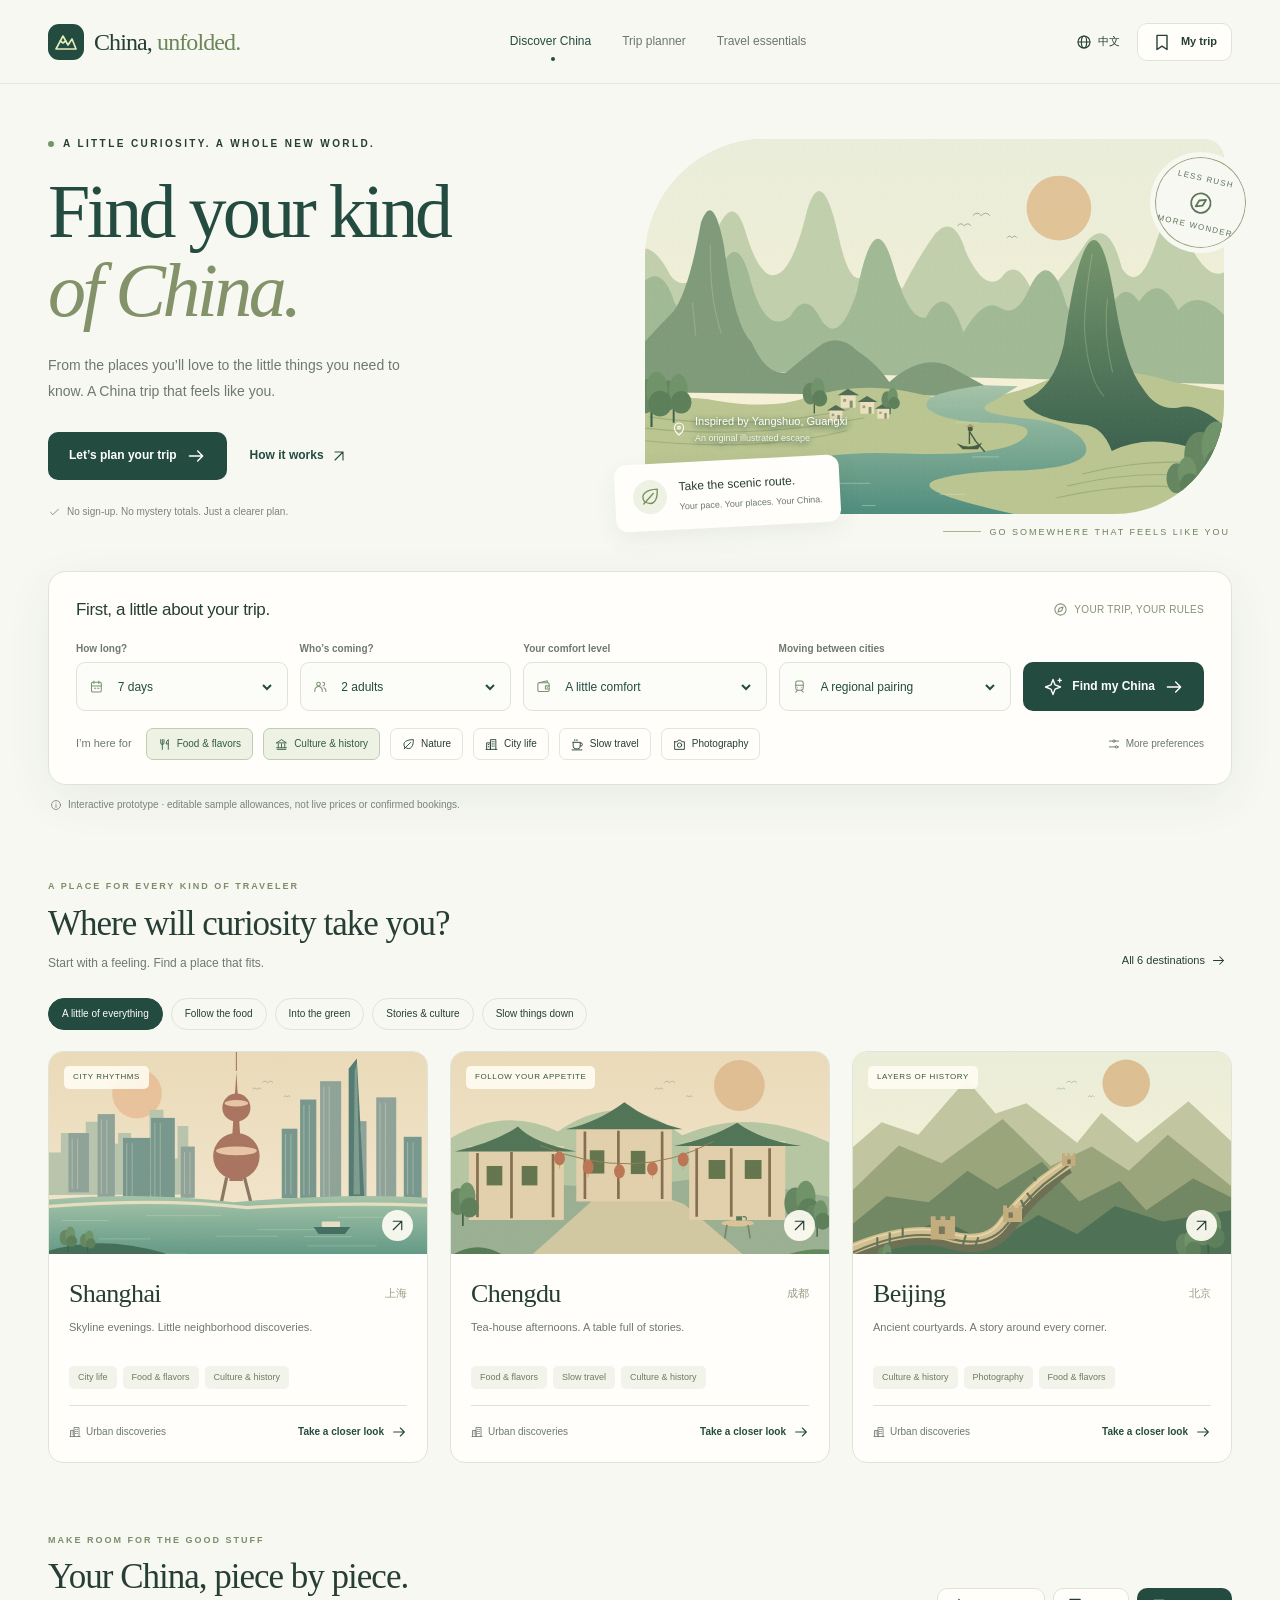
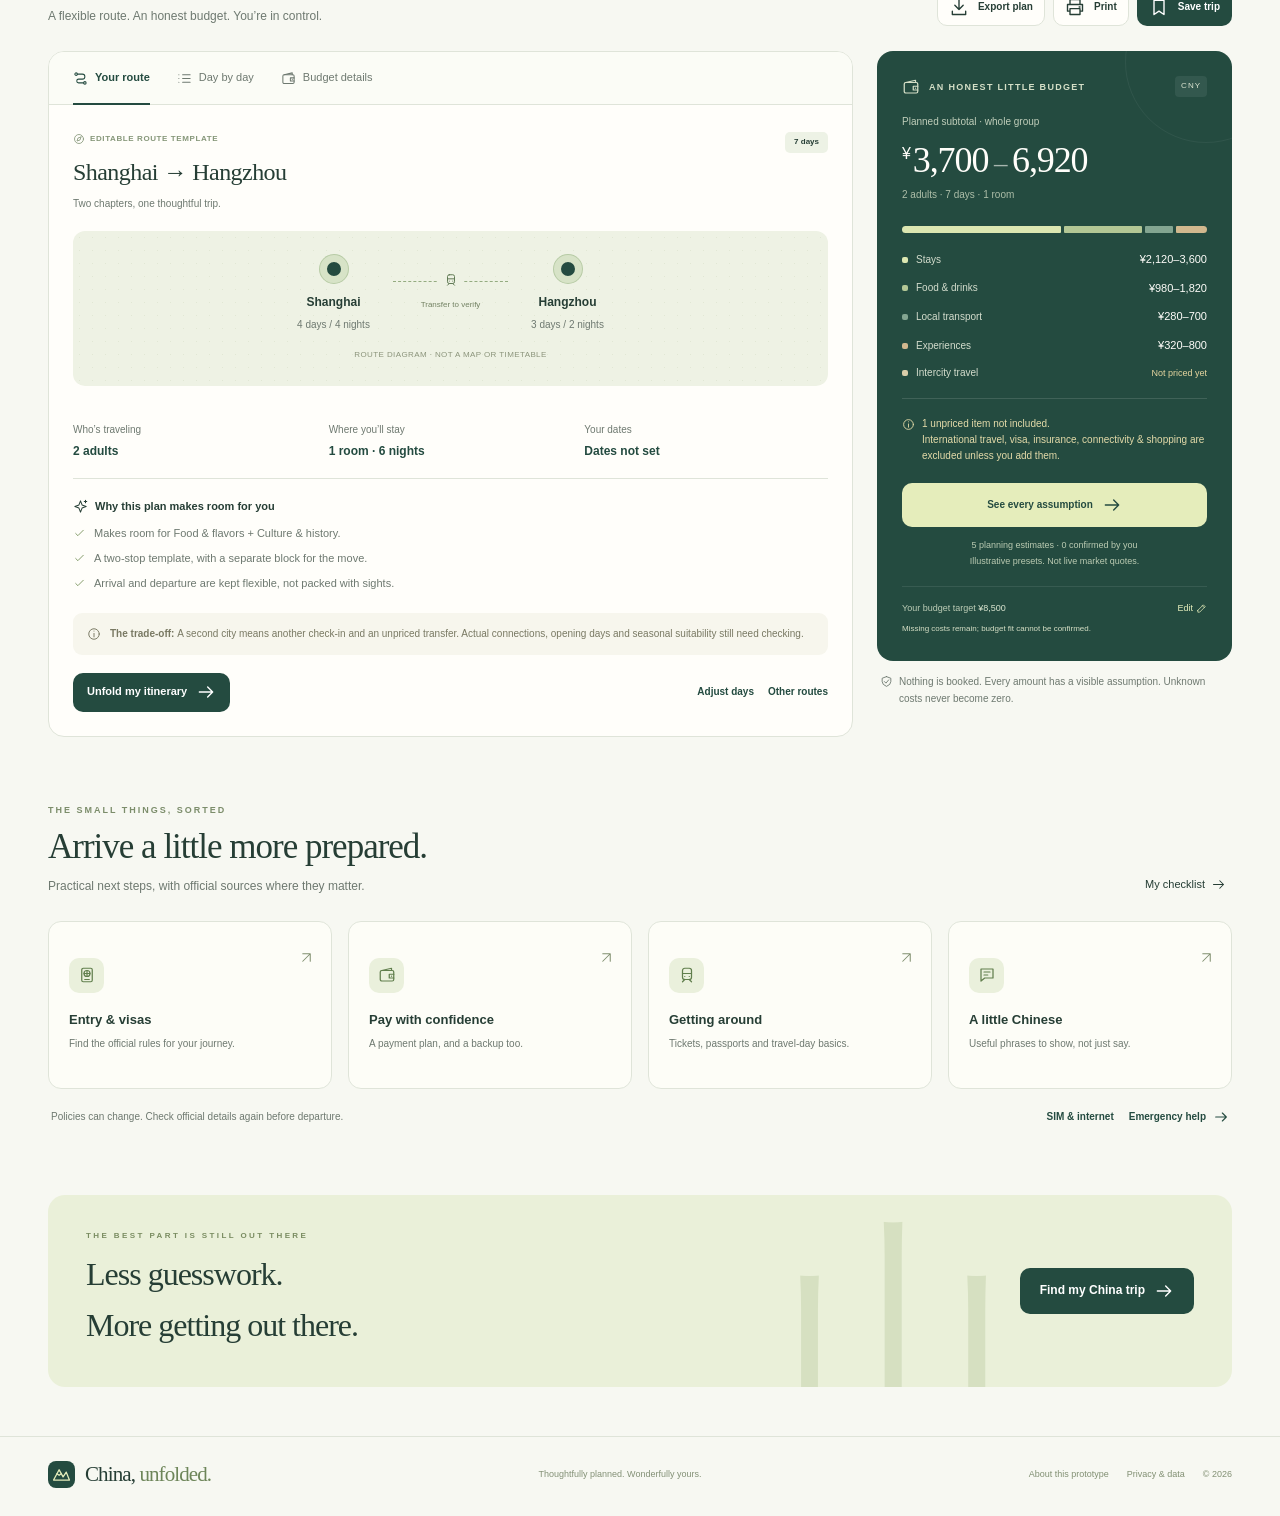
<file: index.html>
<!doctype html>
<html lang="en">
<head>
  <meta charset="UTF-8">
  <meta name="viewport" content="width=device-width, initial-scale=1">
  <meta name="theme-color" content="#244b40">
  <meta name="description" content="Your China trip, thoughtfully planned. Discover destinations, shape your itinerary and understand every part of your budget.">
  <title>China, unfolded. — Find your kind of China</title>
  <link rel="icon" href="data:image/svg+xml,%3Csvg xmlns='http://www.w3.org/2000/svg' viewBox='0 0 64 64'%3E%3Crect width='64' height='64' rx='18' fill='%23244b40'/%3E%3Cpath d='M13 40 25 18 35 36 44 24 53 40' fill='none' stroke='%23e7edbf' stroke-width='4' stroke-linejoin='round'/%3E%3C/svg%3E">
  <link rel="stylesheet" href="styles.css">
</head>
<body>
  <a class="skip-link" href="#planner">Skip to trip planner</a>
  <div id="app"></div>
  <dialog id="modal" aria-labelledby="modal-title"></dialog>
  <div id="toast" class="toast" role="status" aria-live="polite"></div>
  <noscript><div style="padding:40px">Please enable JavaScript to use the trip planner. 请开启 JavaScript 以使用旅行规划器。</div></noscript>
  <script src="scenes.js"></script>
  <script src="app.js"></script>
</body>
</html>
</file>
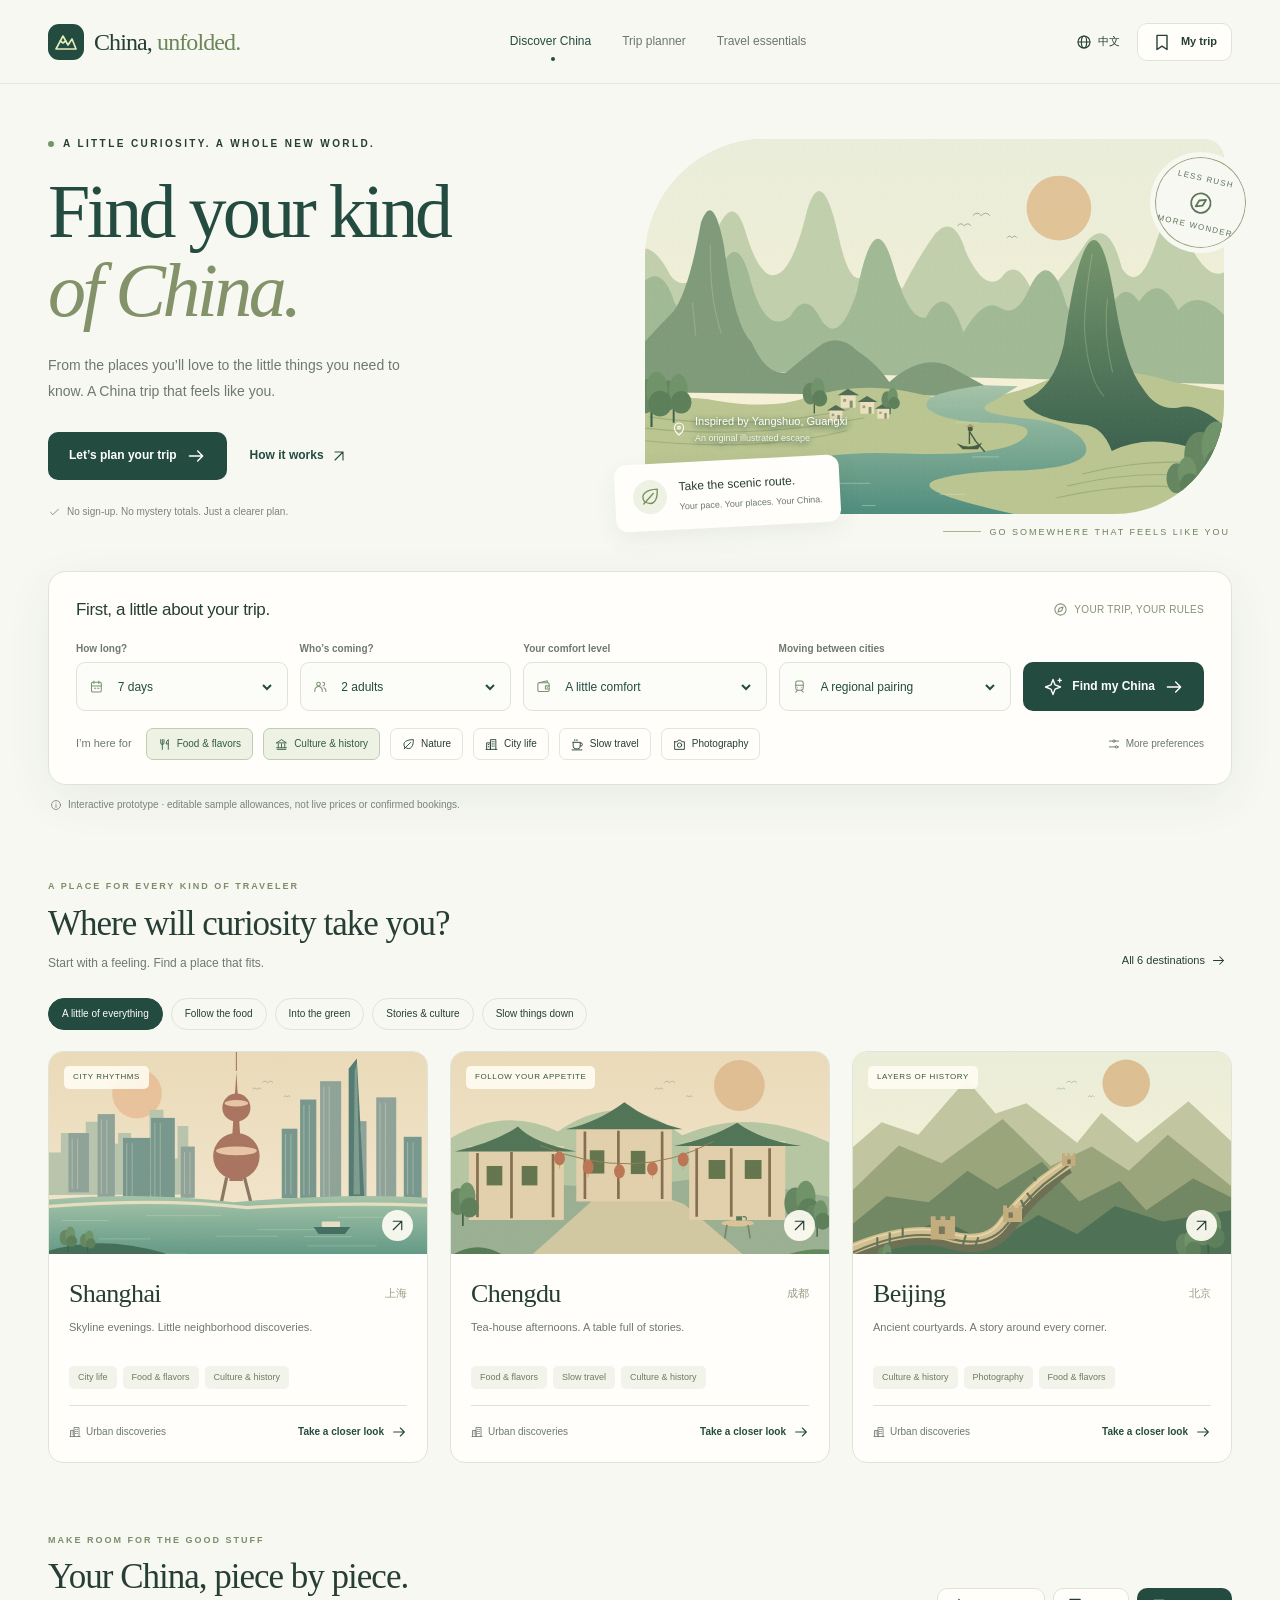
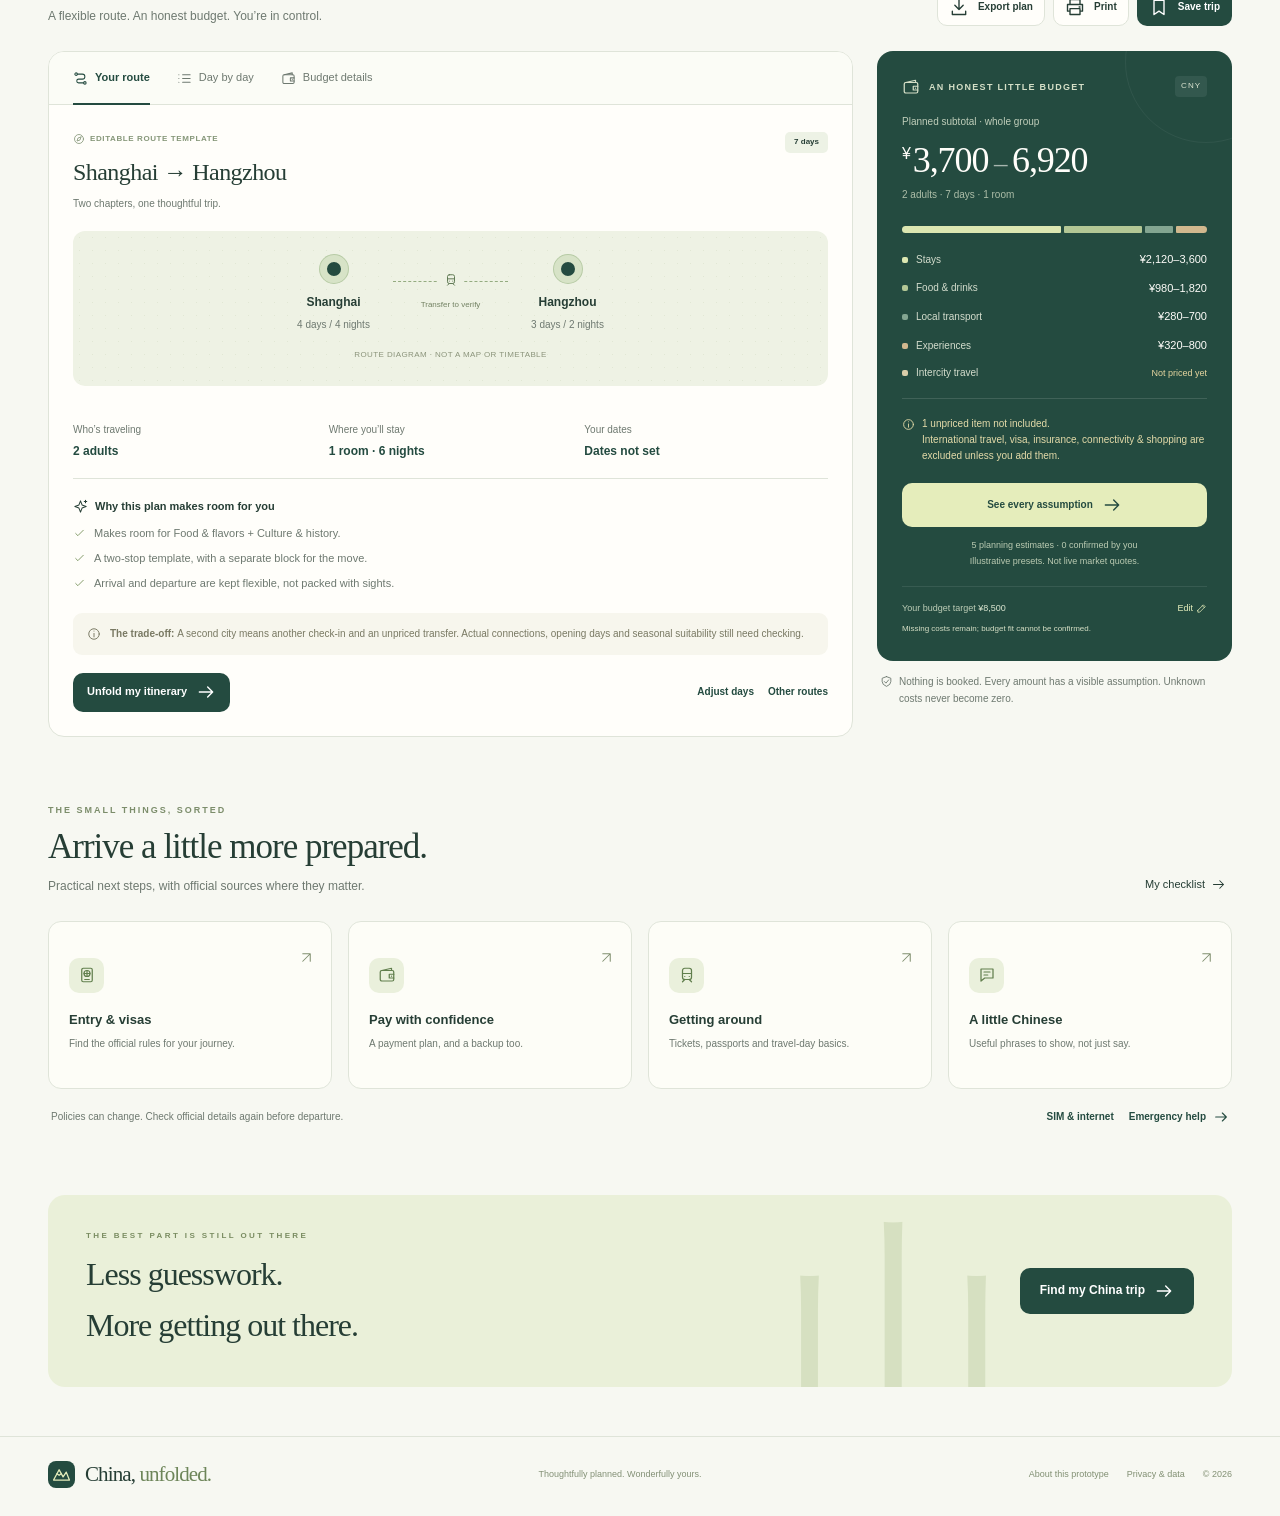
<file: China-Unfolded.html>
<!doctype html>
<html lang="en">
<head>
  <meta charset="UTF-8">
  <meta name="viewport" content="width=device-width, initial-scale=1">
  <meta name="theme-color" content="#244b40">
  <meta name="description" content="Your China trip, thoughtfully planned. Discover destinations, shape your itinerary and understand every part of your budget.">
  <title>China, unfolded. — Find your kind of China</title>
  <link rel="icon" href="data:image/svg+xml,%3Csvg xmlns='http://www.w3.org/2000/svg' viewBox='0 0 64 64'%3E%3Crect width='64' height='64' rx='18' fill='%23244b40'/%3E%3Cpath d='M13 40 25 18 35 36 44 24 53 40' fill='none' stroke='%23e7edbf' stroke-width='4' stroke-linejoin='round'/%3E%3C/svg%3E">
  <style>
:root{--bg:#f7f8f2;--paper:#fffefa;--ink:#244b40;--text:#263e35;--muted:#6e7970;--line:#dfe4d9;--lime:#e5edbb;--green-soft:#edf2e5;--terra:#b66d50;--orange-soft:#fbf0df;--radius:20px;--shadow:0 14px 48px rgba(33,63,44,.065);--font:Inter,"Segoe UI",-apple-system,BlinkMacSystemFont,"PingFang SC","Microsoft YaHei",sans-serif;--serif:Georgia,"Times New Roman","Songti SC",SimSun,serif}
*{box-sizing:border-box}html{scroll-behavior:smooth;scroll-padding-top:100px}body{margin:0;background:var(--bg);font-family:var(--font);color:var(--text);font-size:14px;line-height:1.6;-webkit-font-smoothing:antialiased}button,input,select,textarea{font:inherit}button,a,select,input{ -webkit-tap-highlight-color:transparent}button{cursor:pointer}button{color:inherit}a{color:inherit;text-decoration:none}button:disabled{opacity:.45;cursor:not-allowed}button:focus-visible,a:focus-visible,summary:focus-visible{outline:3px solid #91a570;outline-offset:4px}input:focus,select:focus,textarea:focus{outline:2px solid #779369;outline-offset:2px}button svg,a svg{flex-shrink:0}.icon{width:20px;height:20px;display:inline-block;vertical-align:middle;fill:none;stroke:currentColor;stroke-width:1.65;stroke-linecap:round;stroke-linejoin:round}p,h1,h2,h3,h4{margin:0}button{border:0;background:none}h1,h2,h3{font-weight:500}strong{font-weight:600}.container{width:min(1200px,calc(100% - 96px));margin-inline:auto}.muted{color:var(--muted)}.small{font-size:12px}.eyebrow{font-size:10px;letter-spacing:2.4px;text-transform:uppercase;font-weight:700;display:flex;align-items:center;gap:9px}.eyebrow .dot{width:6px;height:6px;background:#769467;border-radius:50%}.serif{font-family:var(--serif)}.tag{display:inline-flex;align-items:center;gap:5px;padding:4px 9px;border-radius:5px;background:var(--green-soft);font-size:10px;line-height:1.6;font-weight:600}.pill{border-radius:999px}.btn{display:inline-flex;align-items:center;justify-content:center;gap:9px;border:1px solid transparent;min-height:46px;padding:11px 19px;border-radius:10px;font-size:12px;font-weight:600;transition:background .18s,transform .18s,box-shadow .18s;white-space:nowrap}.btn:hover{transform:translateY(-1px)}.btn.primary{background:var(--ink);color:#fff}.btn.primary:hover{background:#17392f;box-shadow:0 5px 16px #244b4020}.btn.outline{border-color:var(--line);background:var(--paper)}.btn.outline:hover{border-color:#9cab8f;background:var(--green-soft)}.btn.lime{background:var(--lime);color:var(--ink)}.btn.small{min-height:37px;padding:8px 13px;font-size:11px}.btn.full{width:100%}.text-link{display:inline-flex;align-items:center;gap:7px;color:var(--ink);font-size:12px;font-weight:600;background:none;border:0;padding:5px 0}.text-link:hover{text-decoration:underline;text-underline-offset:4px}.text-link .icon{width:16px;height:16px}.icon-btn{display:grid;place-items:center;width:36px;height:36px;border-radius:50%;border:1px solid var(--line);background:var(--paper);transition:background .18s}.icon-btn:hover{background:var(--green-soft)}.icon-btn .icon{width:17px;height:17px}.skip-link{position:fixed;left:16px;top:-60px;background:var(--ink);color:white;padding:12px 18px;z-index:100}.skip-link:focus{top:10px}
/* Navigation */
.site-header{position:sticky;top:0;z-index:25;background:rgba(247,248,242,.95);backdrop-filter:blur(16px);border-bottom:1px solid #e3e7dc}.nav{height:83px;display:flex;align-items:center;justify-content:space-between;gap:20px}.brand{display:flex;align-items:center;gap:10px;line-height:1}.brand-mark{width:36px;height:36px;background:var(--ink);color:var(--lime);border-radius:11px;display:grid;place-items:center}.brand-mark .icon{width:24px;height:24px}.brand-name{font-family:var(--serif);font-size:24px;letter-spacing:-.9px}.brand-name em{font-weight:normal;font-style:normal;color:#6d8559}.nav-links{display:flex;align-items:center;gap:31px;font-size:12px}.nav-links a{color:#6b776c;position:relative}.nav-links a:hover,.nav-links a.active{color:var(--ink)}.nav-links a.active:after{content:'';width:4px;height:4px;border-radius:50%;background:var(--ink);position:absolute;bottom:-10px;left:50%}.nav-actions{display:flex;align-items:center;gap:17px}.lang-btn{display:flex;align-items:center;gap:6px;font-size:11px;padding:9px 0}.lang-btn .icon{width:16px}.nav-actions .btn{min-height:38px;padding:8px 14px;font-size:11px}.saved-dot{width:5px;height:5px;border-radius:50%;background:#a1bd6b;display:none}.saved-dot.on{display:inline-block}
/* Editorial hero */
.hero{padding-top:52px;padding-bottom:42px;display:grid;grid-template-columns:.95fr 1.05fr;align-items:center;gap:66px;position:relative}.hero-copy{padding-bottom:9px}.hero-copy .eyebrow{margin-bottom:20px}.hero h1{font-family:var(--serif);font-size:76px;line-height:1.045;letter-spacing:-3.6px;color:var(--ink);margin-bottom:21px}.hero h1 em{color:#839268;font-weight:400;display:block;position:relative}.hero-desc{font-size:14px;color:var(--muted);line-height:1.9;max-width:369px}.hero-actions{display:flex;align-items:center;gap:23px;margin:27px 0 24px}.hero-actions .btn{padding:13px 20px}.hero-footnote{font-size:10px;color:#7b8576;display:flex;align-items:center;gap:6px}.hero-footnote .icon{width:13px;height:13px}.hero-art{position:relative;min-width:0;padding:0 8px 12px 0}.art-frame{height:375px;border-radius:120px 20px 110px 20px;overflow:hidden;position:relative;background:#dce6d0}.art-frame svg.scene{height:100%;width:100%;display:block;object-fit:cover}.art-caption{position:absolute;bottom:32px;left:26px;color:#fff;display:flex;gap:8px;align-items:center;font-size:11px;text-shadow:0 2px 6px #143e33}.art-caption small{display:block;font-size:9px;opacity:.8}.art-caption .icon{width:16px}.art-stamp{position:absolute;right:-14px;top:18px;border:1px solid #9ba582;color:#5e755b;background:var(--bg);border-radius:50%;width:91px;height:91px;display:flex;flex-direction:column;align-items:center;justify-content:center;transform:rotate(13deg);outline:5px solid var(--bg);font-size:8px;letter-spacing:1.3px;gap:6px;line-height:1.2;text-transform:uppercase}.art-stamp .icon{width:26px;height:26px}.art-note{position:absolute;bottom:-1px;left:-30px;border-radius:12px;background:var(--paper);box-shadow:0 8px 25px #264b3e12;display:flex;align-items:center;padding:15px 18px;gap:12px;transform:rotate(-3deg);font-size:12px}.art-note .mini-icon{width:34px;height:34px;border-radius:50%;background:var(--green-soft);color:#789059;display:grid;place-items:center}.art-note small{font-size:9px;display:block;color:var(--muted);margin-top:3px}.art-orbit{position:absolute;right:2px;bottom:-13px;display:flex;align-items:center;gap:9px;font-size:9px;letter-spacing:2px;color:#6e805f}.art-orbit:before{content:'';width:38px;height:1px;background:#a7b68c}
/* Preferences */
.planner-panel{background:var(--paper);border:1px solid var(--line);border-radius:18px;padding:24px 27px;box-shadow:var(--shadow);position:relative;scroll-margin-top:103px}.panel-heading{display:flex;justify-content:space-between;align-items:center;gap:15px;margin-bottom:18px}.panel-heading h2{font-size:17px;letter-spacing:-.35px}.panel-heading small{font-size:10px;color:var(--muted)}.step-label{display:flex;align-items:center;gap:6px;letter-spacing:.3px;font-size:10px;color:#829178}.step-label .icon{width:15px;height:15px}.quick-fields{display:grid;grid-template-columns:1fr 1fr 1.15fr 1.1fr auto;gap:12px}.field{display:flex;flex-direction:column;gap:5px;min-width:0}.field label,.field .label{font-size:10px;font-weight:600;color:var(--muted)}.input-shell{display:flex;align-items:center;border:1px solid var(--line);border-radius:9px;min-height:49px;background:#fcfdf8;padding:0 12px;gap:10px;min-width:0}.input-shell .icon{width:17px;height:17px;color:#7a8f73}.input-shell input,.input-shell select{background:transparent;border:none;color:var(--ink);width:100%;min-width:0;font-size:12px;min-height:44px;padding:0;outline-offset:3px}.input-shell select{cursor:pointer}.quick-fields>.btn{align-self:end;height:49px;min-width:174px}.preferences-bottom{display:flex;align-items:center;gap:10px;flex-wrap:wrap;margin-top:17px}.interests-label{font-size:11px;color:var(--muted);margin-right:4px}.interest-chip{padding:7px 11px;min-height:32px;display:inline-flex;align-items:center;gap:6px;border:1px solid #e3e7db;border-radius:7px;font-size:10px;background:#fffefa;transition:all .16s}.interest-chip .icon{width:13px;height:13px}.interest-chip.selected{background:var(--green-soft);border-color:#c0cdb0;color:#345b42}.interest-chip:hover{border-color:#93a685}.more-preferences{margin-left:auto;font-size:10px;display:flex;align-items:center;gap:5px;padding:7px 0;color:var(--muted)}.more-preferences .icon{width:14px;height:14px}.advanced-grid{display:grid;grid-template-columns:repeat(4,1fr);gap:15px;padding-top:21px;margin-top:19px;border-top:1px solid var(--line)}.advanced-grid .hint{grid-column:1/-1;margin-top:0}.hint{font-size:10px;color:var(--muted);line-height:1.7}.prototype-note{margin:12px 2px 0;display:flex;align-items:center;gap:6px;font-size:10px;color:#7e8877}.prototype-note .icon{width:12px;height:12px}
/* Destinations */
.section{padding-top:66px;scroll-margin-top:80px}.section-top{display:flex;justify-content:space-between;align-items:end;gap:20px;margin-bottom:25px}.section-top h2{font-family:var(--serif);font-size:35px;letter-spacing:-1px;line-height:1.2;margin-top:9px}.section-top p{font-size:12px;color:var(--muted);margin-top:9px}.section-top .eyebrow{font-size:9px;color:#7c8d6b;letter-spacing:2px}.view-all{font-size:11px;display:flex;align-items:center;gap:6px;white-space:nowrap;padding-bottom:3px}.view-all .icon{width:15px;height:15px}.filter-row{display:flex;gap:8px;flex-wrap:wrap;margin-bottom:21px}.filter-chip{padding:7px 13px;min-height:32px;border:1px solid var(--line);border-radius:99px;font-size:10px;background:transparent}.filter-chip.selected{background:var(--ink);color:var(--paper);border-color:var(--ink)}.destinations-grid{display:grid;grid-template-columns:repeat(3,1fr);gap:22px}.destination-card{background:var(--paper);border:1px solid var(--line);border-radius:15px;overflow:hidden;transition:transform .22s,box-shadow .22s}.destination-card:hover{transform:translateY(-4px);box-shadow:var(--shadow)}.destination-image{height:202px;position:relative;overflow:hidden}.destination-image .scene{height:100%;width:100%;display:block}.destination-image .corner-tag{position:absolute;left:15px;top:14px;background:#fffdf3df;color:#365541;backdrop-filter:blur(8px);font-size:8px;padding:5px 9px;border-radius:5px;letter-spacing:.6px;text-transform:uppercase}.destination-image .card-open{position:absolute;right:14px;bottom:13px;background:#fffdf4eb;width:31px;height:31px;border:0}.destination-body{padding:19px 20px 17px}.city-name-row{display:flex;justify-content:space-between;align-items:center}.city-name-row h3{font-family:var(--serif);font-size:26px;letter-spacing:-.6px}.city-name-row span{font-size:11px;color:#96a087}.city-subtitle{font-size:11px;color:var(--muted);margin-top:4px;min-height:35px;line-height:1.65}.city-tags{display:flex;gap:6px;flex-wrap:wrap;margin-top:13px}.city-tags .tag{background:#f2f4eb;color:#6e7b62;font-size:9px;font-weight:400}.city-bottom{display:flex;align-items:center;justify-content:space-between;border-top:1px solid var(--line);margin-top:16px;padding-top:13px}.city-bottom .small{font-size:10px;display:flex;align-items:center;gap:5px;color:var(--muted)}.city-bottom .small .icon{width:12px;height:12px}.city-bottom .text-link{font-size:10px}.empty-state{padding:35px;text-align:center;border:1px dashed var(--line);border-radius:15px;grid-column:1/-1}.empty-state h3{margin-bottom:8px}.empty-state p{color:var(--muted);font-size:12px;margin-bottom:15px}
/* Plan workspace */
.workspace.section{padding-top:70px}.workspace-head-actions{display:flex;gap:8px}.workspace-head-actions .btn{font-size:10px;min-height:35px;padding:8px 11px}.workspace-grid{display:grid;grid-template-columns:minmax(0,1fr) 355px;gap:24px;align-items:start}.route-workbench{border:1px solid var(--line);border-radius:16px;background:var(--paper);overflow:hidden;min-width:0}.tabs{display:flex;gap:27px;padding:0 24px;border-bottom:1px solid var(--line);background:#fbfcf6}.tab{font-size:11px;padding:17px 0;position:relative;color:var(--muted);display:flex;align-items:center;gap:7px}.tab .icon{width:15px;height:15px}.tab.active{color:var(--ink);font-weight:600}.tab.active:after{content:'';height:2px;position:absolute;bottom:-1px;left:0;right:0;background:var(--ink)}.tab-body{padding:24px}.route-topline{display:flex;align-items:start;justify-content:space-between;gap:12px;margin-bottom:16px}.route-topline h3{font-family:var(--serif);font-size:24px;letter-spacing:-.55px}.route-topline p{color:var(--muted);font-size:10px;margin-top:4px}.route-topline .tag{font-size:8px;white-space:nowrap;margin-top:3px}.route-map{background:#eef2e4;border-radius:12px;padding:24px;position:relative;overflow:hidden;margin:19px 0}.route-map:before{content:'';position:absolute;inset:0;background-image:radial-gradient(#a8b99060 .6px,transparent .6px);background-size:13px 13px;opacity:.5}.route-diagram{position:relative;display:flex;align-items:center;justify-content:center;gap:12px;min-height:77px}.route-stop{display:flex;flex-direction:column;align-items:center;gap:5px;min-width:95px}.route-stop-dot{height:28px;width:28px;border:7px solid #d7e3c7;background:var(--ink);border-radius:50%;box-shadow:0 0 0 1px #b7cba5;margin-bottom:5px}.route-stop strong{font-size:12px}.route-stop small{font-size:10px;color:var(--muted)}.route-line{width:115px;border-top:1px dashed #94ab80;position:relative;align-self:flex-start;margin-top:26px;text-align:center}.route-line .icon{position:absolute;top:-12px;left:calc(50% - 13px);background:#eef2e4;width:26px;padding:3px;color:#5c7751}.route-line span{display:block;font-size:8px;line-height:1.5;margin-top:17px;color:#728162}.diagram-note{text-align:center;position:relative;font-size:8px;margin-top:16px;color:#8b947b;letter-spacing:.4px}.route-facts{display:grid;grid-template-columns:repeat(3,1fr);gap:12px;padding:17px 0;border-bottom:1px solid var(--line)}.route-fact{font-size:10px;color:var(--muted);line-height:1.6}.route-fact strong{display:block;color:var(--ink);font-size:12px;margin-top:4px}.why-card{padding:19px 0 14px}.why-card h4{font-size:11px;display:flex;align-items:center;gap:7px;margin-bottom:10px}.why-card .icon{width:15px;height:15px}.reason{display:flex;align-items:start;gap:8px;font-size:11px;color:var(--muted);margin-bottom:7px}.reason .icon{width:13px;height:13px;color:#76925c;margin-top:2px;flex-shrink:0}.tradeoff{padding:12px 14px;background:#f7f6ed;border-radius:9px;font-size:10px;line-height:1.75;color:#797963;display:flex;gap:9px}.tradeoff .icon{width:14px;height:14px;flex-shrink:0;margin-top:2px}.route-actions{display:flex;justify-content:space-between;gap:12px;align-items:center;margin-top:18px}.route-actions .btn{font-size:11px;min-height:39px;padding:8px 13px}.route-actions .text-link{font-size:10px}.route-edit-stop{border:1px solid var(--line);border-radius:10px;margin:11px 0;padding:13px;display:flex;justify-content:space-between;gap:10px;align-items:center}.route-edit-stop strong{font-size:12px}.counter{display:flex;align-items:center;gap:12px}.counter button{border:1px solid var(--line);border-radius:7px;width:28px;height:28px;background:#fff}.counter span{min-width:32px;font-size:11px;text-align:center}.counter .icon{width:12px;height:12px}.edit-note{font-size:11px;color:var(--muted);margin:12px 0}.route-option{padding:16px 18px;border:1px solid var(--line);border-radius:12px;text-align:left;width:100%;margin-top:10px;background:var(--paper)}.route-option:hover{border-color:#91a871;background:var(--green-soft)}.route-option h3{font-size:15px}.route-option p{font-size:11px;color:var(--muted);margin:5px 0}.route-option .tag{font-size:9px}.route-option .arrow-right{float:right}.known-stamp{display:inline-flex;align-items:center;gap:5px;font-size:8px;font-weight:600;color:#869779;letter-spacing:.6px;margin-bottom:8px}.known-stamp .icon{width:12px;height:12px}
/* Transparent budget */
.budget-card{background:var(--ink);border-radius:16px;color:#fffefa;padding:25px;position:sticky;top:103px;overflow:hidden}.budget-card:before{content:'';width:160px;height:160px;border:1px solid #ffffff0e;border-radius:50%;position:absolute;top:-70px;right:-55px;pointer-events:none}.budget-heading{display:flex;justify-content:space-between;align-items:center}.budget-heading .eyebrow{font-size:9px;color:#d5dfc7;letter-spacing:1.3px}.budget-heading .icon{width:18px;color:#d5dfc7}.currency-tag{font-size:8px;letter-spacing:1px;background:#ffffff12;border-radius:4px;padding:4px 6px;color:#dce5d2}.budget-context{font-size:10px;color:#c0ceba;margin-top:17px}.budget-value{font-family:var(--serif);font-size:36px;letter-spacing:-1.1px;line-height:1.3;margin:7px 0 3px;white-space:nowrap}.budget-value sup{font-family:var(--font);font-size:16px;font-weight:400;vertical-align:super;margin-right:3px}.budget-card .budget-subtitle{font-size:10px;color:#adbea8}.budget-visual{display:flex;gap:3px;height:7px;border-radius:4px;overflow:hidden;margin:23px 0 18px}.budget-visual span{min-width:3px;border-radius:1px}.budget-category{display:flex;align-items:center;justify-content:space-between;gap:12px;margin:11px 0;font-size:10px}.budget-category .cat-name{display:flex;align-items:center;gap:8px;color:#d4ddcd}.cat-dot{height:6px;width:6px;border-radius:2px;display:inline-block;flex-shrink:0}.budget-category .cat-price{font-size:11px;font-variant-numeric:tabular-nums;white-space:nowrap}.budget-category .pending-price{font-size:9px;color:#e5d59f}.budget-separator{height:1px;background:#ffffff20;margin:17px 0}.pending-notice{font-size:10px;color:#e4dba9;line-height:1.6;display:flex;gap:7px;align-items:start}.pending-notice .icon{width:13px;height:13px;flex-shrink:0;margin-top:2px}.budget-card .btn{margin-top:19px;min-height:41px;font-size:10px}.budget-card .budget-footer{font-size:9px;color:#bbcbb2;text-align:center;margin-top:11px;line-height:1.7}.target-line{display:flex;justify-content:space-between;align-items:center;color:#bdcdb6;font-size:9px;margin-top:17px;padding-top:14px;border-top:1px solid #ffffff16}.target-line button{color:var(--lime);font-size:9px;padding:0}.target-line strong{font-weight:500;color:#dce7d1}.budget-notice{font-size:10px;line-height:1.7;color:var(--muted);padding:12px 3px;display:flex;align-items:start;gap:6px}.budget-notice .icon{width:13px;height:13px;flex-shrink:0;margin-top:2px}.budget-scope{border:1px solid var(--line);border-radius:10px;background:#f6f8ef;padding:15px;margin-bottom:20px}.budget-scope strong{font-size:11px;display:block;margin-bottom:5px}.budget-scope p{font-size:10px;color:var(--muted)}.status-key{display:flex;gap:10px;flex-wrap:wrap;margin-bottom:17px}.status-badge{font-size:8px;padding:3px 6px;border-radius:4px;background:#eef2e3;color:#6d8457;display:inline-flex;align-items:center;gap:4px;line-height:1.5;white-space:nowrap}.status-badge.pending{background:#fbf0db;color:#9a7a36}.status-badge.confirmed{background:#dfefe5;color:#317252}.status-badge .icon{width:10px;height:10px}.expense-row{display:grid;grid-template-columns:1fr auto;gap:10px;align-items:start;padding:15px 0;border-bottom:1px solid var(--line)}.expense-row h4{font-size:11px;font-weight:600;margin-bottom:4px}.expense-row p{font-size:10px;color:var(--muted);line-height:1.7;max-width:370px}.expense-right{text-align:right}.expense-amount{display:block;font-size:12px;font-weight:600;white-space:nowrap;margin-bottom:6px}.expense-right .text-link{font-size:9px;justify-content:end}.expense-right .text-link .icon{width:12px;height:12px}.expense-footnotes{background:#f8f7ee;padding:15px;border-radius:10px;margin-top:17px;font-size:10px;color:#777b65;line-height:1.85}.expense-footnotes strong{font-size:10px;color:var(--ink);display:block;margin-bottom:4px}.budget-total-line{display:flex;justify-content:space-between;gap:15px;margin-top:20px;align-items:center}.budget-total-line h4{font-size:12px}.budget-total-line strong{font-family:var(--serif);font-size:22px}
/* Daily itinerary */
.day-nav{display:flex;gap:7px;overflow:auto;padding-bottom:12px;margin-bottom:14px;border-bottom:1px solid var(--line)}.day-chip{font-size:10px;border:1px solid var(--line);padding:7px 11px;border-radius:7px;white-space:nowrap}.day-chip.selected{background:var(--ink);color:white;border-color:var(--ink)}.day-heading{display:flex;justify-content:space-between;align-items:center;gap:15px;margin-bottom:20px}.day-heading h3{font-family:var(--serif);font-size:25px}.day-heading small{font-size:10px;color:var(--muted);display:block;margin-top:3px}.day-heading>.icon{color:#879b73}.day-item{display:grid;grid-template-columns:45px 1fr;gap:12px;position:relative;margin:0 0 16px;padding-bottom:4px}.day-item:not(:last-child):before{content:'';position:absolute;top:32px;bottom:-12px;left:20px;border-left:1px dashed #c6d1b8}.slot-icon{width:40px;height:40px;background:#eff3e6;border:1px solid #e4ead9;border-radius:10px;display:grid;place-items:center;position:relative;z-index:1;color:#6b8659}.slot-icon .icon{width:17px;height:17px}.day-item article{padding:12px 14px;border:1px solid var(--line);border-radius:10px;position:relative;min-width:0}.slot-label{font-size:8px;letter-spacing:1.2px;color:#879078;text-transform:uppercase;margin-bottom:5px}.day-item h4{font-size:12px;font-weight:600;padding-right:30px}.day-item p{font-size:10px;color:var(--muted);margin-top:6px;line-height:1.7}.slot-remove{position:absolute;right:9px;top:12px;padding:3px;color:#9ca88c;display:grid;place-items:center}.slot-remove .icon{width:13px;height:13px}.slot-link{font-size:9px;margin-top:7px;display:flex;align-items:center;gap:5px;color:#6d845b}.slot-link .icon{width:12px;height:12px}.arrival-note{padding:13px 15px;border-radius:9px;background:#eef3e5;font-size:10px;line-height:1.75;color:#6c7d5e;display:flex;gap:9px;margin-top:13px}.arrival-note .icon{width:15px;height:15px;flex-shrink:0;margin-top:2px}.day-controls{display:flex;justify-content:space-between;gap:10px;border-top:1px solid var(--line);padding-top:15px;margin-top:18px}.day-controls .text-link{font-size:10px}.day-empty{font-size:12px;color:var(--muted);padding:20px 0}
/* Essentials and footer */
.essentials{padding-bottom:65px}.essentials-grid{display:grid;grid-template-columns:repeat(4,1fr);gap:16px}.essential-card{border:1px solid var(--line);background:#fdfdf7;border-radius:13px;text-align:left;padding:22px 20px;transition:background .15s,transform .15s;position:relative;min-height:168px}.essential-card:hover{background:#eff3e5;transform:translateY(-3px)}.essential-icon{display:grid;place-items:center;width:35px;height:35px;background:#eaf0dc;border-radius:10px;margin-bottom:17px;color:#617f4d}.essential-icon .icon{width:18px;height:18px}.essential-card h3{font-size:13px;font-weight:600;margin-bottom:5px}.essential-card p{font-size:10px;color:var(--muted);padding-right:10px;line-height:1.75}.essential-card>.icon{position:absolute;right:17px;top:28px;width:15px;height:15px;color:#819070}.essentials-bottom{display:flex;justify-content:space-between;gap:20px;align-items:center;padding:15px 3px 0}.essentials-bottom p{font-size:10px;color:var(--muted)}.essentials-bottom .text-link{font-size:10px}.bottom-banner{background:#eaf0d9;padding:35px 38px;display:flex;justify-content:space-between;align-items:center;gap:30px;border-radius:17px;margin-bottom:49px;position:relative;overflow:hidden}.bottom-banner:after{content:'山';position:absolute;right:220px;bottom:-62px;color:#d6e0c1;font-family:serif;font-size:230px;line-height:1;pointer-events:none}.bottom-banner .eyebrow{font-size:8px;color:#7a8c61;margin-bottom:6px}.bottom-banner h2{font-family:var(--serif);font-size:32px;letter-spacing:-1px;position:relative;z-index:1}.bottom-banner .btn{z-index:1}.site-footer{border-top:1px solid var(--line);padding:24px 0 28px}.footer-inner{display:flex;justify-content:space-between;align-items:center;gap:20px}.footer-inner .brand-name{font-size:21px}.footer-inner .brand-mark{width:27px;height:27px;border-radius:8px}.footer-inner .brand-mark .icon{width:19px;height:19px}.footer-center{font-size:9px;color:#839076}.footer-links{display:flex;gap:18px;font-size:9px;color:#829074}.footer-links button{padding:0}.mobile-nav{display:none}
/* Dialogs */
#modal{border:1px solid var(--line);border-radius:20px;background:var(--paper);color:var(--text);padding:0;width:min(630px,calc(100% - 36px));max-height:min(85vh,900px);box-shadow:0 30px 100px #18372630;overflow:auto}#modal::backdrop{background:#163b3059;backdrop-filter:blur(5px)}.modal-head{display:flex;justify-content:space-between;align-items:center;padding:24px 26px 16px;gap:20px;position:sticky;top:0;background:var(--paper);z-index:3;border-bottom:1px solid var(--line)}.modal-head h2{font-family:var(--serif);font-size:27px;letter-spacing:-.5px}.modal-head .icon-btn{flex-shrink:0}.modal-body{padding:23px 26px 26px}.modal-body>p{font-size:12px;line-height:1.8;color:var(--muted);margin-bottom:18px}.modal-actions{display:flex;gap:10px;justify-content:end;border-top:1px solid var(--line);padding-top:19px;margin-top:20px}.modal-actions .btn{font-size:11px;white-space:normal}.modal-form-grid{display:grid;grid-template-columns:1fr 1fr;gap:16px}.modal-form-grid .field.full{grid-column:1/-1}.standard-input{width:100%;border:1px solid var(--line);border-radius:8px;padding:11px 12px;background:#fffefb;min-width:0;color:var(--ink)}.calc-preview{margin-top:17px;border-radius:10px;padding:16px;background:var(--green-soft);font-size:12px}.calc-preview strong{font-size:18px;display:block;margin-top:6px}.form-error{font-size:11px;color:#ac4e35;margin-top:12px}.info-block{padding:16px 18px;border-radius:11px;background:#f0f4e8;font-size:11px;line-height:1.8;margin-top:14px;color:#5f7454}.info-block strong{display:block;color:var(--ink);margin-bottom:5px}.guide-step{display:flex;gap:12px;align-items:start;margin:17px 0;font-size:12px;line-height:1.8}.guide-number{width:24px;height:24px;border-radius:50%;background:#e8eedb;color:#6c8058;flex-shrink:0;text-align:center;line-height:24px;font-size:10px}.source-link{display:flex;align-items:center;justify-content:space-between;padding:14px 16px;background:var(--green-soft);border-radius:10px;font-size:11px;margin-top:20px;font-weight:600;gap:12px}.source-link .icon{width:16px;height:16px}.source-note{font-size:9px;color:var(--muted);margin-top:9px}.check-item{display:flex;align-items:center;gap:11px;padding:13px 0;border-bottom:1px solid var(--line);font-size:12px;cursor:pointer}.check-item input{accent-color:var(--ink);width:16px;height:16px}.check-item.checked span{text-decoration:line-through;color:#879478}.check-progress{height:5px;border-radius:3px;background:#e4ead9;overflow:hidden;margin-top:13px}.check-progress>span{display:block;height:100%;background:#769263;transition:width .2s}.phrase{padding:17px 0;border-bottom:1px solid var(--line)}.phrase .chinese{font-size:22px;letter-spacing:1px;line-height:1.6}.phrase p{font-size:11px;color:var(--muted);margin:7px 0}.phrase .pinyin{color:#879773;font-size:10px}.phrase .text-link{font-size:10px}.emergency-grid{display:grid;grid-template-columns:repeat(3,1fr);gap:12px}.emergency-grid a{display:block;text-align:center;padding:18px 8px;background:#f5f0e4;border-radius:10px;font-size:12px}.emergency-grid strong{display:block;font-family:var(--serif);font-size:30px;color:#a66043}.modal-scene{height:190px;border-radius:12px;overflow:hidden;margin-bottom:20px}.modal-scene svg{width:100%;height:100%}.modal-tags{display:flex;gap:7px;margin:13px 0}.privacy-list p{font-size:12px;line-height:1.85;color:var(--muted);margin-bottom:15px}.toast{position:fixed;bottom:25px;left:50%;transform:translate(-50%,20px);opacity:0;pointer-events:none;z-index:100;background:var(--ink);color:#fffefa;padding:13px 20px;border-radius:11px;box-shadow:0 6px 30px #122e3526;font-size:12px;max-width:min(90vw,610px);transition:opacity .2s,transform .2s;text-align:center}.toast.show{opacity:1;transform:translate(-50%,0)}.fade-in{animation:fadeUp .4s ease both}@keyframes fadeUp{from{opacity:0;transform:translateY(10px)}to{opacity:1;transform:translateY(0)}}[hidden]{display:none!important}
/* Chinese typography */
html[lang=zh-CN] .hero h1{font-family:var(--font);font-size:59px;letter-spacing:-2px;line-height:1.25;font-weight:550}html[lang=zh-CN] .hero h1 em{font-style:normal;font-weight:400}html[lang=zh-CN] .section-top h2{font-family:var(--font);font-size:29px;letter-spacing:-.7px}html[lang=zh-CN] .hero-desc{font-size:13px}html[lang=zh-CN] .brand-name{font-family:var(--serif)}
@media(min-width:1600px){.container{width:1240px}.hero{gap:95px;padding-top:68px;padding-bottom:52px}.hero h1{font-size:83px}.art-frame{height:415px}}
@media(max-width:1100px){.container{width:calc(100% - 60px)}.hero{gap:30px}.hero h1{font-size:65px}.art-frame{height:355px}.hero-actions{gap:16px}.nav-links{gap:20px}.workspace-grid{grid-template-columns:minmax(0,1fr) 320px;gap:20px}.budget-card{padding:22px}.budget-value{font-size:31px}.quick-fields{grid-template-columns:repeat(4,1fr)}.quick-fields>.btn{grid-column:1/-1;min-height:44px;height:44px}.preferences-bottom{gap:7px}.destination-body{padding:17px}.essentials-grid{gap:12px}.essential-card{padding:18px}.hero-desc{max-width:330px}.brand-name{font-size:22px}.brand-mark{width:32px;height:32px}.nav-actions{gap:12px}}
@media(max-width:850px){.nav{height:72px}.nav-links{display:none}.hero{padding-top:40px;gap:22px}.hero h1{font-size:55px;letter-spacing:-2.6px}.hero-desc{font-size:12px}.art-frame{height:320px;border-radius:85px 16px 80px 16px}.hero-actions{align-items:start;flex-direction:column;gap:12px;margin-top:22px;margin-bottom:20px}.hero-footnote{font-size:8px}.art-note{left:-18px;bottom:0;padding:12px}.art-stamp{width:75px;height:75px;font-size:7px;right:-8px;top:13px}.art-stamp .icon{width:20px}.art-orbit{display:none}.art-caption{left:20px;bottom:35px}.hero-copy .eyebrow{font-size:8px;letter-spacing:1.6px}.planner-panel{padding:22px}.panel-heading small{display:none}.destinations-grid{gap:14px}.destination-image{height:170px}.city-name-row h3{font-size:23px}.city-subtitle{font-size:10px;min-height:45px}.city-bottom .small{font-size:8px}.city-bottom .text-link{font-size:9px}.destination-body{padding:15px}.workspace-grid{grid-template-columns:1fr}.budget-card{position:relative;top:0}.budget-value{font-size:36px}.budget-sidebar{display:grid;grid-template-columns:1fr}.essentials-grid{grid-template-columns:repeat(2,1fr)}.section-top h2{font-size:31px}.section-top p{font-size:11px}.advanced-grid{grid-template-columns:repeat(2,1fr)}.bottom-banner h2{font-size:29px}.footer-center{display:none}html[lang=zh-CN] .hero h1{font-size:46px}.route-diagram{min-height:95px}.budget-category{font-size:12px}.budget-category .cat-price{font-size:12px}.budget-heading .eyebrow{font-size:10px}}
@media(max-width:600px){.container{width:calc(100% - 36px)}body{padding-bottom:69px}.nav{height:64px;gap:8px}.brand{gap:7px}.brand-name{font-size:21px}.brand-mark{width:29px;height:29px;border-radius:8px}.brand-mark .icon{width:20px;height:20px}.nav-actions{gap:12px}.nav-actions .btn{min-height:32px;padding:6px 9px}.nav-actions .saved-label{display:none}.nav-actions .btn .icon{width:16px;height:16px}.lang-btn{font-size:10px}.lang-btn .icon{width:14px}.hero{grid-template-columns:1fr;gap:20px;padding-top:33px;padding-bottom:38px}.hero-copy{padding:0 3px}.hero-copy .eyebrow{font-size:8px;letter-spacing:1.6px;margin-bottom:16px}.hero h1{font-size:62px;letter-spacing:-2.8px;margin-bottom:17px}.hero-desc{font-size:12px;line-height:1.8;max-width:310px}.hero-actions{flex-direction:row;align-items:center;gap:17px;margin-top:20px;margin-bottom:15px}.hero-actions .btn{min-height:43px;font-size:11px;padding:10px 16px}.hero-actions .text-link{font-size:11px}.hero-footnote{font-size:9px}.hero-art{padding:0 8px 12px 5px;margin-top:10px}.art-frame{height:255px;border-radius:80px 14px 75px 14px}.art-stamp{width:69px;height:69px;right:0;top:14px;font-size:6px}.art-note{left:8px;bottom:-6px;padding:11px 13px;gap:9px;font-size:10px}.art-note .mini-icon{width:28px;height:28px}.art-note small{font-size:8px}.art-caption{bottom:31px;left:25px;font-size:9px}.art-caption small{font-size:8px}.planner-panel{padding:20px 16px;border-radius:14px}.panel-heading{align-items:center;gap:8px;margin-bottom:16px}.panel-heading h2{font-size:15px}.step-label{font-size:8px}.step-label .icon{width:12px;height:12px}.quick-fields{grid-template-columns:1fr 1fr;gap:12px 10px}.input-shell{padding:0 9px;gap:6px;min-height:46px}.input-shell input,.input-shell select{font-size:11px;min-height:41px}.input-shell .icon{width:15px;height:15px}.field label{font-size:9px}.quick-fields>.btn{min-height:45px}.preferences-bottom{gap:7px;margin-top:15px}.interests-label{width:100%;font-size:10px}.interest-chip{font-size:9px;padding:6px 9px}.more-preferences{margin-left:0;font-size:9px}.prototype-note{font-size:9px;align-items:start;line-height:1.7}.prototype-note .icon{flex-shrink:0;margin-top:2px}.section{padding-top:43px}.section-top{gap:12px;margin-bottom:19px}.section-top h2{font-size:29px;letter-spacing:-.9px}.section-top p{font-size:10px;line-height:1.8}.section-top .eyebrow{font-size:8px;letter-spacing:1.5px}.view-all{font-size:9px}.filter-row{gap:6px}.filter-chip{font-size:9px;padding:6px 10px}.destinations-grid{grid-template-columns:1fr;gap:17px}.destination-image{height:203px}.destination-body{padding:17px 19px}.city-name-row h3{font-size:28px}.city-subtitle{font-size:11px;min-height:0}.city-tags{margin-top:12px}.city-bottom{margin-top:15px;padding-top:11px}.city-bottom .small{font-size:10px}.city-bottom .text-link{font-size:10px}.workspace.section{padding-top:43px}.workspace .section-top{flex-direction:column;align-items:start;gap:14px}.workspace-head-actions{width:100%;justify-content:start}.workspace-head-actions .btn{font-size:10px}.tabs{padding:0 16px;gap:22px}.tab{font-size:10px;gap:5px;padding:15px 0}.tab .icon{width:13px;height:13px}.tab-body{padding:19px 16px}.route-topline h3{font-size:22px}.route-topline .tag{font-size:7px}.route-topline p{font-size:9px}.route-map{padding:21px 12px}.route-stop{min-width:76px}.route-stop strong{font-size:11px}.route-stop small{font-size:8px}.route-line{width:70px}.route-line span{font-size:7px}.route-facts{gap:8px}.route-fact{font-size:8px}.route-fact strong{font-size:10px}.reason{font-size:10px}.tradeoff{font-size:9px}.route-actions{flex-wrap:wrap;gap:11px}.route-actions .btn{font-size:10px}.budget-card{padding:24px}.expense-row{gap:7px}.expense-row h4{font-size:10px}.expense-row p{font-size:9px;max-width:210px}.expense-amount{font-size:10px}.expense-right .text-link{font-size:8px}.expense-row .status-badge{font-size:7px}.budget-total-line strong{font-size:21px}.budget-total-line h4{font-size:11px}.budget-scope{padding:12px}.budget-scope strong{font-size:10px}.budget-scope p{font-size:9px}.expense-footnotes{font-size:9px}.day-item{grid-template-columns:32px 1fr;gap:9px}.slot-icon{width:31px;height:31px;border-radius:8px}.slot-icon .icon{width:14px;height:14px}.day-item:not(:last-child):before{left:15px}.day-item article{padding:11px}.day-item h4{font-size:11px}.day-item p{font-size:9px}.day-heading h3{font-size:23px}.arrival-note{font-size:9px}.day-controls .text-link{font-size:9px}.essentials{padding-bottom:33px}.essential-card{padding:18px 15px;min-height:172px}.essential-card h3{font-size:12px}.essential-card p{font-size:9px;padding-right:0}.essential-card>.icon{right:14px;top:22px;width:12px}.essentials-bottom{align-items:start;gap:12px}.essentials-bottom p{font-size:9px;max-width:200px}.essentials-bottom .text-link{font-size:9px;white-space:nowrap}.bottom-banner{padding:25px 24px;margin-bottom:29px;display:block}.bottom-banner h2{font-size:30px;max-width:260px;line-height:1.2}.bottom-banner .btn{margin-top:19px;position:relative}.bottom-banner:after{right:-6px;bottom:-45px;font-size:210px}.bottom-banner .eyebrow{font-size:7px}.footer-inner{flex-wrap:wrap;gap:20px}.footer-inner .brand-name{font-size:19px}.footer-links{font-size:8px;gap:15px}.footer-inner .brand-mark{width:23px;height:23px;border-radius:6px}.footer-inner .brand-mark .icon{width:16px}.site-footer{padding:22px 0}.mobile-nav{position:fixed;display:flex;justify-content:space-around;bottom:0;left:0;right:0;background:#fbfcf6f5;backdrop-filter:blur(16px);height:65px;border-top:1px solid var(--line);z-index:26;padding-bottom:env(safe-area-inset-bottom)}.mobile-nav a{display:flex;align-items:center;justify-content:center;flex-direction:column;gap:5px;font-size:8px;color:#7b8b6d;flex:1}.mobile-nav a .icon{width:19px;height:19px}.mobile-nav a:nth-child(2){color:var(--ink)}.toast{bottom:81px;font-size:10px;width:max-content;max-width:calc(100% - 32px);padding:12px 16px}#modal{width:calc(100% - 24px);border-radius:16px;max-height:86dvh}.modal-head{padding:19px 19px 14px}.modal-head h2{font-size:25px}.modal-body{padding:19px}.modal-actions{flex-wrap:wrap}.modal-form-grid{gap:13px}.standard-input{font-size:12px;padding:10px}.info-block{font-size:10px}.emergency-grid{gap:7px}.emergency-grid a{font-size:10px}.route-edit-stop{padding:12px}.route-edit-stop strong{font-size:11px}.modal-scene{height:160px}.phrase .chinese{font-size:20px}html[lang=zh-CN] .hero h1{font-size:51px;letter-spacing:-1.5px}html[lang=zh-CN] .section-top h2{font-size:26px}.advanced-grid{gap:12px 10px}}
@media(prefers-reduced-motion:reduce){html{scroll-behavior:auto}*,*:before,*:after{animation:none!important;transition:none!important}}
@media print{body{background:white;padding:0;color:#222;font-size:11px}.site-header,.hero,.planner-panel,.prototype-note,.destinations,.essentials,.bottom-banner,.site-footer,.mobile-nav,.workspace-head-actions,.tabs,.route-actions,.day-controls,.day-nav,.expense-right .text-link,.budget-card .btn,.target-line button,.skip-link,.toast,.slot-remove,#modal{display:none!important}.container{width:100%;margin:0}.workspace.section{padding-top:0}.workspace-grid{display:block}.workspace .section-top{margin-bottom:20px}.route-workbench{border:0}.tab-body{padding:0}.budget-sidebar{break-inside:avoid;margin-top:20px}.budget-card{background:white;color:#222;border:1px solid #ddd;position:static}.budget-card *{color:#222!important}.budget-value{font-size:30px}.budget-card .budget-visual{display:none}.budget-separator{background:#ddd}.day-item{break-inside:avoid}.print-day{break-inside:avoid;margin-bottom:25px}.budget-notice{color:#333}.budget-context,.budget-subtitle,.pending-notice,.budget-footer{color:#333!important}.expense-row{break-inside:avoid}.route-map{display:none}.section-top h2{font-size:28px}.day-item p{font-size:10px}.day-item h4{font-size:12px}.workspace{width:100%}}

/* Keep the caption clear of the floating postcard. */
.art-caption{bottom:69px}.target-line .icon{width:11px;height:11px;margin-left:3px}@media(max-width:600px){.art-caption{bottom:58px}}

.budget-value.compact{font-size:24px;letter-spacing:-.8px}.expense-right{max-width:190px;min-width:0}.expense-amount{white-space:normal;overflow-wrap:anywhere}@media(max-width:600px){.expense-right{max-width:118px}.budget-value.compact{font-size:23px}}

</style>
</head>
<body>
  <a class="skip-link" href="#planner">Skip to trip planner</a>
  <div id="app"></div>
  <dialog id="modal" aria-labelledby="modal-title"></dialog>
  <div id="toast" class="toast" role="status" aria-live="polite"></div>
  <noscript><div style="padding:40px">Please enable JavaScript to use the trip planner. 请开启 JavaScript 以使用旅行规划器。</div></noscript>
  <script>
/* Original vector landscapes. No remote images, fonts, map tiles or trackers. */
'use strict';
let sceneCounter = 0;
function landscape(type = 'yangshuo') {
  const u = `scene-${++sceneCounter}`;
  const defs = `<defs>
    <linearGradient id="${u}-sky" x2="0" y2="1"><stop stop-color="#e9edd9"/><stop offset="1" stop-color="#faf1d5"/></linearGradient>
    <linearGradient id="${u}-water" x2="0" y2="1"><stop stop-color="#a5c3a8"/><stop offset="1" stop-color="#508d7d"/></linearGradient>
    <linearGradient id="${u}-land" x2="0" y2="1"><stop stop-color="#76966d"/><stop offset="1" stop-color="#385f4d"/></linearGradient>
    <linearGradient id="${u}-city" x2="0" y2="1"><stop stop-color="#e9d9b7"/><stop offset="1" stop-color="#f4e8d0"/></linearGradient>
    <pattern id="${u}-grain" width="7" height="7" patternUnits="userSpaceOnUse"><circle cx="1" cy="1" r=".45" fill="#274737" opacity=".12"/><circle cx="5" cy="4" r=".4" fill="#fff" opacity=".23"/></pattern>
  </defs>`;
  const birds = `<g fill="none" stroke="#5d7c65" stroke-width="1.1" opacity=".6"><path d="M395 90q5-6 10 0 5-6 10 0m-38 12q4-5 8 0 4-5 8 0m42 14q3-4 6 0 3-4 6 0"/></g>`;
  const house = (x,y,s=1)=>`<g transform="translate(${x} ${y}) scale(${s})"><rect x="0" y="0" width="25" height="22" fill="#ebdfbe"/><path d="M-5 1 12-10 31 1Z" fill="#516d54"/><rect x="15" y="10" width="5" height="12" fill="#83926e"/><rect x="4" y="7" width="5" height="5" fill="#9ba582"/></g>`;
  const tree = (x,y,s=1)=>`<g transform="translate(${x} ${y}) scale(${s})"><path d="M0 0v-32" stroke="#3e6248" stroke-width="2"/><ellipse cx="-6" cy="-29" rx="11" ry="16" fill="#668662"/><ellipse cx="5" cy="-35" rx="10" ry="17" fill="#70936a"/><ellipse cx="8" cy="-22" rx="11" ry="12" fill="#5d805b"/></g>`;
  let art = '';
  if (type === 'yangshuo') {
    art = `<rect width="700" height="440" fill="url(#${u}-sky)"/><circle cx="496" cy="81" r="38" fill="#ddb17e" opacity=".7"/>
    <path d="M0 242 0 130Q20 120 40 160Q63 190 88 124Q112 55 128 108Q147 172 169 157Q186 145 201 82Q218 28 237 112Q251 178 268 159Q289 130 312 176Q332 137 351 111Q373 87 387 133Q409 180 428 163Q449 134 469 190Q500 167 528 121Q554 90 570 152Q589 181 608 127Q630 56 650 125Q677 177 700 147L700 255Z" fill="#c1cfac"/>
    <path d="M0 269V178Q28 138 45 192Q63 220 82 207Q111 89 132 158Q151 233 181 208Q199 176 217 212Q238 244 259 179Q280 72 302 150Q321 216 340 209Q364 165 384 227Q408 185 427 198Q446 210 461 176Q485 124 505 195Q523 232 548 221Q568 157 590 191Q614 155 636 201Q662 170 700 218V288Z" fill="#a2b996"/>
    <path d="M0 297V249Q28 218 44 202Q62 177 76 98Q90 59 103 125Q115 219 135 238Q153 278 176 274Q197 256 219 240Q240 229 260 249Q282 263 297 285Q341 247 377 272L432 302Z" fill="#7f9b79"/>
    <path d="M0 317Q36 297 94 307Q160 318 201 303Q269 283 331 299Q405 317 482 283Q557 261 630 285L700 297V440H0Z" fill="#bac591"/>
    <path d="M409 289Q327 299 343 317Q361 332 418 333Q478 334 451 354Q424 373 314 369Q217 365 179 385Q140 411 220 440H443Q311 411 355 399Q385 390 449 389Q552 384 521 350Q502 332 457 328Q385 321 420 307L448 290Z" fill="url(#${u}-water)"/>
    <path d="M700 346Q661 308 637 315Q611 320 594 292Q574 266 562 192Q548 102 531 122Q515 143 502 240Q490 294 454 307Q465 329 523 335Q547 336 558 366Q616 337 700 383Z" fill="url(#${u}-land)"/>
    <path d="M535 135Q526 189 526 223Q530 282 549 302M553 187Q548 230 559 274M87 124Q86 189 100 228M66 192 70 231" stroke="#dbe3b2" stroke-width="1.3" opacity=".25" fill="none"/>
    <g stroke="#90a371" fill="none" stroke-width="1.3" opacity=".65"><path d="M15 326Q131 343 250 317M0 338Q130 354 268 327M0 353Q140 369 248 342M523 393Q624 368 700 388M506 407Q613 382 700 404M493 421Q614 394 700 420"/></g>
    ${house(240,300,.7)}${house(263,308,.65)}${house(227,318,.6)}${house(283,316,.55)}
    ${tree(209,322,.8)}${tree(298,323,.6)}${tree(44,333,1.1)}${tree(18,338,1.25)}
    <path d="M0 408Q42 371 90 402Q125 373 161 414L184 440H0Z" fill="#385f4d"/>
    ${tree(672,420,1.7)}${tree(641,430,1.1)}
    <g transform="translate(389 353)"><path d="M-13 4q15 8 30-1l-5 8H-6Z" fill="#475e41"/><path d="M2 5V-10M2-10 9 1M8 0 20 14" fill="none" stroke="#435b42" stroke-width="1.6"/><circle cx="3" cy="-13" r="3" fill="#435b42"/><path d="M-2-15 8-15 3-19Z" fill="#b89562"/></g>
    <g stroke="#d7e5c4" stroke-width=".8" opacity=".6"><path d="M375 333h27m-8 40h32m-192 31h41m81 13h30m-121 13h16"/></g>${birds}`;
  } else if (type === 'shanghai') {
    const buildings = [[36,183,38,110],[90,148,32,155],[137,192,51,115],[189,155,44,153],[244,208,26,95],[431,175,29,129],[465,121,30,184],[502,87,39,220],[560,161,28,146],[606,117,37,190],[657,190,33,114]];
    art = `<rect width="700" height="440" fill="url(#${u}-city)"/><circle cx="163" cy="110" r="46" fill="#e7b58b" opacity=".67"/>
      <path d="M0 298V219H22V183H49V218H68V162H102V203H128V183H152V208H186V140H212V230H238V170H258V297Z" fill="#b9c4ad"/>
      ${buildings.map(([x,y,w,h])=>`<rect x="${x}" y="${y}" width="${w}" height="${h}" fill="${x%2?'#78978d':'#90a399'}"/><path d="M${x+7} ${y+10}v${h-17}m10-${h-17}v${h-17}" stroke="#e5e6c8" stroke-width="2" opacity=".35"/>`).join('')}
      <path d="M555 303V64L570 45 584 305Z" fill="#557b73"/><path d="M566 69 570 53 576 297H564Z" fill="#99b4a0" opacity=".6"/>
      <g fill="#a97561"><path d="M334 272 347 70 359 272Z"/><path d="M347 68V31" stroke="#a97561" stroke-width="2"/><circle cx="347" cy="136" r="26"/><circle cx="347" cy="226" r="43"/></g><g fill="#e7c4a3"><ellipse cx="347" cy="128" rx="22" ry="6"/><ellipse cx="347" cy="216" rx="38" ry="8"/></g><path d="M329 265 319 312m43-47 12 47" stroke="#8e7664" stroke-width="6"/>
      <path d="M0 306Q173 291 343 311Q554 293 700 303V440H0Z" fill="url(#${u}-water)"/><path d="M0 319Q206 303 367 321Q544 311 700 317" fill="none" stroke="#e5dec0" stroke-width="6"/>
      <g stroke="#d8dfc3" opacity=".55"><path d="M24 345h87m69-9h139m66 26h110m39-23h94M93 379h96m121-5h114m-238 33h69m223-15h129"/></g>
      <g transform="translate(490 357)"><path d="M0 0h68l-10 13H9Z" fill="#456f65"/><rect x="15" y="-10" width="34" height="10" rx="2" fill="#e8dfc2"/><path d="M-18 18h88" stroke="#e4e6c5" opacity=".5"/></g>
      <path d="M0 401Q96 371 213 405L285 440H0Z" fill="#446e57"/>${tree(35,403,.9)}${tree(71,405,.8)}${birds}`;
  } else if(type === 'beijing') {
    art = `<rect width="700" height="440" fill="url(#${u}-sky)"/><circle cx="506" cy="91" r="44" fill="#d6ab77" opacity=".7"/>
    <path d="M0 209 53 163 121 186 210 84 264 147 321 128 415 201 460 146 526 201 621 124 700 198V440H0Z" fill="#c1c6a0"/>
    <path d="M0 288 85 206 164 239 277 157 366 244 442 208 511 253 583 186 700 281V440H0Z" fill="#9aa57c"/>
    <path d="M0 351 62 300 140 311 212 253 267 287 350 236 419 310 494 272 543 326 630 267 700 302V440H0Z" fill="#728763"/>
    <path d="M0 440 58 382 167 345 258 389 343 335 415 370 485 318 574 347 700 326V440Z" fill="#4f7156"/>
    <path d="M-20 419Q104 360 180 385Q252 405 289 355Q320 310 355 282Q386 251 400 245" stroke="#6c7155" stroke-width="26" fill="none"/>
    <path d="M-20 406Q100 350 180 374Q251 393 280 347Q316 302 350 273Q384 248 400 238" stroke="#cfbf91" stroke-width="20" fill="none"/>
    <path d="M-20 400Q100 345 180 369Q251 388 276 342Q312 299 347 269Q380 244 400 234" stroke="#ead6a6" stroke-width="3" fill="none"/>
    <path d="M-15 411Q100 355 180 379Q251 397 285 352Q319 308 353 278Q386 253 400 242" stroke="#6e7457" stroke-width="4" fill="none"/>
    <g fill="#c3ac7d"><path d="M144 380v-43h9v7h9v-7h9v7h9v-7h9v43Z"/><path d="M278 348v-31h7v5h7v-5h7v5h7v-5h7v31Z"/><path d="M387 244v-24h5v5h5v-5h5v5h5v-5h5v24Z"/></g>
    <g fill="#78785b"><rect x="159" y="356" width="11" height="14"/><rect x="288" y="330" width="8" height="10"/><rect x="397" y="232" width="6" height="8"/></g>
    <path d="M45 376v18m23-27v18m24-27v18m117-4-6 20m29-16-5 15m95-97 9 12m-20 1 7 15m-58 58 7 7m67-123 5 7" stroke="#657359" stroke-width="4"/>
    ${tree(620,428,1.3)}${tree(658,412,1.6)}${tree(59,430,.8)}${birds}`;
  } else if(type === 'hangzhou') {
    art = `<rect width="700" height="440" fill="url(#${u}-sky)"/><circle cx="197" cy="99" r="44" fill="#e0bc86" opacity=".65"/>
      <path d="M0 220Q88 111 184 198Q277 126 367 202Q462 103 558 200Q643 165 700 201V285H0Z" fill="#b7c7a6"/>
      <path d="M0 254Q119 176 218 231Q314 189 415 248Q489 197 570 235Q638 211 700 249V320H0Z" fill="#90ae92"/>
      <rect y="264" width="700" height="176" fill="url(#${u}-water)"/>
      <path d="M0 285Q130 257 223 283Q324 320 395 292Q514 266 700 294" stroke="#d5d4a8" stroke-width="7" fill="none"/>
      <g fill="#e8ddba"><path d="M466 260v-72h41v72Z"/><path d="M471 188v-36h31v36Z"/><path d="M478 152v-29h17v29Z"/></g><g fill="#536f53"><path d="M451 193 486 176 520 193Z"/><path d="M460 157 486 142 514 157Z"/><path d="M469 127 486 109 504 127Z"/></g><path d="M486 109V99" stroke="#536f53" stroke-width="2"/>
      <path d="M165 285Q205 242 246 285" fill="none" stroke="#e9dcaf" stroke-width="17"/><path d="M164 277Q205 232 247 277" fill="none" stroke="#5b7857" stroke-width="2"/>
      <g stroke="#dbe2c0" stroke-width="1" opacity=".55"><path d="M34 330h142m47 27h92m89-29h127m-186 49h154m-401 18h180m248 13h98"/></g>
      <path d="M0 440V358Q58 371 131 415L203 440Z" fill="#638861"/><path d="M0 0Q90 14 107 75Q120 117 94 203" fill="none" stroke="#5a7755" stroke-width="7"/>
      <g fill="none" stroke="#6f8a62" stroke-width="2"><path d="M97 57Q171 123 159 228M99 70Q146 153 122 262M89 45Q145 97 183 133M99 55Q215 95 208 167M109 83Q143 213 79 284M101 93Q101 205 61 230"/></g>
      <g transform="translate(384 360)"><path d="M-22 0h62l-10 10H-10Z" fill="#435f4c"/><path d="M0 0v-23m0 0 17 19" fill="none" stroke="#435f4c" stroke-width="2"/><path d="M-5-22 7-22 1-29Z" fill="#ceab74"/></g>${birds}`;
  } else if (type === 'chengdu') {
    art = `<rect width="700" height="440" fill="url(#${u}-city)"/><circle cx="534" cy="95" r="47" fill="#d7aa78" opacity=".6"/>
      <path d="M0 192Q100 133 198 180Q314 99 428 187Q553 132 700 200V330H0Z" fill="#b6c5a2"/>
      <path d="M0 311 177 277 307 287 488 263 700 301V440H0Z" fill="#9bb092"/><path d="M265 305Q374 288 432 315L578 440H115Z" fill="#d1c7a0"/>
      <g fill="#e2cfab"><path d="M33 207h176v137H33Z"/><path d="M441 198h178v146H441Z"/><path d="M232 170h177v140H232Z"/></g>
      <g fill="#527457"><path d="M7 217Q83 200 124 171Q151 201 232 217Z"/><path d="M212 176Q270 164 321 126Q367 161 429 176Z"/><path d="M413 207Q483 192 530 164Q573 196 649 207Z"/></g>
      <g stroke="#846f50" stroke-width="5"><path d="M49 220v119m63-121v123m77-119v117m59-159v125m62-126v126m81-125v125m64-94v127m64-127v127m71-127v127"/></g>
      <g fill="#65764f"><rect x="257" y="215" width="27" height="43"/><rect x="333" y="216" width="27" height="43"/><rect x="66" y="244" width="29" height="36"/><rect x="131" y="244" width="29" height="36"/><rect x="477" y="233" width="31" height="35"/><rect x="544" y="233" width="31" height="35"/></g>
      <path d="M165 206Q341 278 487 198" fill="none" stroke="#967d55" stroke-width="1.8"/>
      <g fill="#bb7655"><ellipse cx="201" cy="230" rx="10" ry="13"/><ellipse cx="254" cy="246" rx="10" ry="13"/><ellipse cx="312" cy="254" rx="10" ry="13"/><ellipse cx="373" cy="249" rx="10" ry="13"/><ellipse cx="430" cy="232" rx="10" ry="13"/></g>
      <g stroke="#c9a263" stroke-width="1.5"><path d="M201 243v6m53 10v6m58 2v6m61-11v6m57-23v6"/></g>
      ${tree(22,355,1.55)}${tree(648,365,1.8)}${tree(678,375,1.3)}
      <g transform="translate(531 350)"><ellipse cx="0" cy="0" rx="30" ry="6" fill="#d9c397"/><path d="M-20 3  -24 28M19 3 23 28" stroke="#7e8260" stroke-width="3"/><path d="M-3-5v-8h11v8Z" fill="#587858"/><path d="M9-12q10-1 6 6" fill="none" stroke="#587858" stroke-width="2"/></g>
      <path d="M0 410Q53 377 104 414L149 440H0Z" fill="#577b54"/><path d="M570 440Q622 393 700 399V440Z" fill="#62895b"/>${birds}`;
  } else {
    art = `<rect width="700" height="440" fill="url(#${u}-city)"/><circle cx="486" cy="98" r="43" fill="#d5a479" opacity=".64"/>
    <path d="M0 248Q183 176 345 232Q529 173 700 245V440H0Z" fill="#c0c6a1"/>
    <path d="M0 291 700 283V371H0Z" fill="#a9966f"/><path d="M0 287H700" stroke="#776d50" stroke-width="6"/>
    <g fill="#ded0aa"><path d="M263 178h175v130H263Z"/><path d="M288 131h125v47H288Z"/></g><g fill="#557251"><path d="M243 188Q304 170 350 139Q395 170 458 188Z"/><path d="M272 137Q314 125 350 95Q386 125 429 137Z"/></g>
    <g fill="#ac7657"><rect x="280" y="211" width="12" height="86"/><rect x="329" y="211" width="12" height="86"/><rect x="379" y="211" width="12" height="86"/><rect x="412" y="211" width="12" height="86"/></g>
    <g fill="#676e4e"><path d="M321 369v-30a29 29 0 0 1 58 0v30Z"/><path d="M76 300h16v-21h16v21h16v-21h16v21h16v-21h16v21h16v-21h16v21h16v-21h16v21H0v-21h16v21h16v-21h16v21h16v-21h12Zm400 0h16v-21h16v21h16v-21h16v21h16v-21h16v21h16v-21h16v21h16v-21h16v21h16v-21h16v21h16v-21h16v21v20H476Z"/></g>
    <g stroke="#8f8c66" opacity=".6"><path d="M0 318h309m85 0h306M0 337h307m86 0h307M0 355h307m86 0h307"/></g>
    <path d="M313 374H393L521 440H180Z" fill="#d6c69d"/><path d="M0 379H298L164 440H0Zm418 0H700V440H538Z" fill="#84986a"/>
    ${tree(74,411,1.4)}${tree(126,396,.9)}${tree(607,407,1.5)}${tree(561,392,.9)}${birds}`;
  }
  return `<svg class="scene" viewBox="0 0 700 440" xmlns="http://www.w3.org/2000/svg" preserveAspectRatio="xMidYMid slice" aria-hidden="true" focusable="false">${defs}${art}<rect width="700" height="440" fill="url(#${u}-grain)" opacity=".65"/></svg>`;
}

</script>
  <script>
/* China, unfolded. • A dependency-free, local-first interactive prototype.
 * Pricing presets are fictional planning assumptions, NOT market quotes.
 * All arithmetic is deterministic. No LLM, booking API or analytics is used.
 */
'use strict';
const VERSION = 1;
const SAVE_KEY = 'china-unfolded-saved-v1';
const CHECK_KEY = 'china-unfolded-checks-v1';
const ICONS = {
  mountain:'<path d="m2 19 7-13 5 9 4-6 4 10H2Z"/><path d="m6.3 11 2.7 2 2.6-2"/>',
  arrow:'<path d="M4 12h16m-6-6 6 6-6 6"/>',
  diagonal:'<path d="M6 18 18 6M6 6h12v12"/>',
  down:'<path d="m6 9 6 6 6-6"/>',
  left:'<path d="M20 12H4m6-6-6 6 6 6"/>',
  check:'<path d="m5 12 4 4 10-10"/>',
  close:'<path d="m6 6 12 12M6 18 18 6"/>',
  plus:'<path d="M12 5v14M5 12h14"/>',
  minus:'<path d="M5 12h14"/>',
  globe:'<circle cx="12" cy="12" r="9"/><ellipse cx="12" cy="12" rx="4" ry="9"/><path d="M3 12h18"/>',
  bookmark:'<path d="M6 4h12v17l-6-4-6 4V4Z"/>',
  calendar:'<rect x="4" y="5" width="16" height="16" rx="2"/><path d="M8 3v4m8-4v4M4 11h16m-11 4h2m3 0h2"/>',
  users:'<circle cx="9" cy="8" r="3"/><path d="M3 20v-2a6 6 0 0 1 12 0v2m1-15a3 3 0 0 1 0 6m2 3a5 5 0 0 1 3 5v1"/>',
  wallet:'<rect x="3" y="6" width="18" height="14" rx="2"/><path d="M18 6V3L5 6m16 5h-6v5h6m-3-2.5h.1"/>',
  train:'<rect x="6" y="3" width="12" height="15" rx="3"/><path d="M6 10h12m-9 8-3 3m9-3 3 3M9 14h.1m5.9 0h.1"/>',
  food:'<path d="M5 3v6q0 3 3 3t3-3V3M8 3v18m11 0V3q-4 2-4 8h4"/>',
  culture:'<path d="m3 9 9-6 9 6H3ZM4 21h16M6 11v7m6-7v7m6-7v7M3 18h18"/>',
  leaf:'<path d="M4 20 16 8M5 17C-1 7 10 3 21 3c0 11-4 22-16 14Z"/>',
  city:'<path d="M3 21V9h7v12m0 0V3h10v18M2 21h20M6 12h1m-1 4h1m6-9h1m2 0h1m-4 4h1m2 0h1m-4 4h1m2 0h1"/>',
  coffee:'<path d="M4 8h13v7a5 5 0 0 1-5 5H9a5 5 0 0 1-5-5V8Zm13 1h1a3 3 0 0 1 0 6h-1M7 3v2m4-2v2M2 22h18"/>',
  photo:'<path d="M3 7h5l2-3h4l2 3h5v14H3V7Z"/><circle cx="12" cy="13" r="4"/>',
  sliders:'<path d="M4 7h6m4 0h6M4 17h10m4 0h2"/><circle cx="12" cy="7" r="2"/><circle cx="16" cy="17" r="2"/>',
  spark:'<path d="m12 3 2.5 6.5L21 12l-6.5 2.5L12 21l-2.5-6.5L3 12l6.5-2.5L12 3ZM20 2v4m-2-2h4"/>',
  shield:'<path d="m12 3 8 3v6q0 6-8 9-8-3-8-9V6l8-3Z"/><path d="m8 12 3 3 5-6"/>',
  pin:'<path d="M19 10c0 5-7 11-7 11S5 15 5 10a7 7 0 0 1 14 0Z"/><circle cx="12" cy="10" r="2"/>',
  compass:'<circle cx="12" cy="12" r="9"/><path d="m16 8-2 6-6 2 2-6 6-2Z"/>',
  route:'<circle cx="5" cy="5" r="2"/><circle cx="19" cy="19" r="2"/><path d="M7 5h8a4 4 0 0 1 0 8H9a3 3 0 0 0 0 6h8"/>',
  info:'<circle cx="12" cy="12" r="9"/><path d="M12 11v6m0-10h.01"/>',
  clock:'<circle cx="12" cy="12" r="9"/><path d="M12 7v6l4 2"/>',
  bed:'<path d="M3 18V7m18 11V9H9v8H3m0-7h6M3 18h18M3 18v3m18-3v3"/>',
  list:'<path d="M9 6h12M9 12h12M9 18h12M3 6h.01M3 12h.01M3 18h.01"/>',
  edit:'<path d="m4 16 12-12 4 4L8 20H4v-4Zm10-10 4 4"/>',
  file:'<path d="M5 3h9l5 5v13H5V3Zm9 0v6h5M9 13h6m-6 4h6"/>',
  download:'<path d="M12 3v12m-5-5 5 5 5-5M4 17v4h16v-4"/>',
  print:'<path d="M6 9V3h12v6M6 17H3V9h18v8h-3M6 14h12v7H6v-7Zm11-2h1"/>',
  phone:'<rect x="7" y="2" width="10" height="20" rx="2"/><path d="M10 5h4m-2 13h.01"/>',
  passport:'<rect x="5" y="3" width="14" height="18" rx="2"/><circle cx="12" cy="10" r="4"/><path d="M8 10h8m-4-4v8M9 18h6"/>',
  chat:'<path d="M4 4h16v12H9l-5 4V4Z"/><path d="M8 8h8m-8 4h5"/>',
  copy:'<rect x="8" y="8" width="12" height="13" rx="2"/><path d="M16 8V3H3v13h5"/>',
  heart:'<path d="M12 21 3 12a6 6 0 0 1 9-8 6 6 0 0 1 9 8l-9 9Z"/>',
  sun:'<circle cx="12" cy="12" r="4"/><path d="M12 2v2m0 16v2M2 12h2m16 0h2M5 5l1 1m12 12 1 1M5 19l1-1M18 6l1-1"/>',
  moon:'<path d="M20 14A8 8 0 0 1 10 4a8.5 8.5 0 1 0 10 10Z"/>',
  suitcase:'<rect x="4" y="7" width="16" height="13" rx="2"/><path d="M9 7V3h6v4M8 7v13m8-13v13"/>',
  lock:'<rect x="5" y="10" width="14" height="11" rx="2"/><path d="M8 10V6a4 4 0 0 1 8 0v4m-4 5v2"/>',
  reset:'<path d="M3 4v6h6M4 10a8 8 0 1 1 0 6"/>',
  trash:'<path d="M3 6h18M9 6V3h6v3M6 6l1 15h10l1-15M10 10v7m4-7v7"/>'
};
function icon(name, extra='') { return `<svg class="icon ${extra}" viewBox="0 0 24 24" aria-hidden="true" focusable="false">${ICONS[name] || ICONS.compass}</svg>`; }
const pair = (en, zh) => [en, zh];
const CITY = {
  shanghai:{name:pair('Shanghai','上海'), zh:'上海', subtitle:pair('Skyline evenings. Little neighborhood discoveries.','天际线下的夜晚，也有街巷里的小惊喜。'),tags:['city','food','culture'],environment:'urban',rate:[380,650],theme:pair('City rhythms','摩登都市'), trade:pair('A city-focused stay; leave space for queues and cross-city journeys.','以城市体验为主；需要为排队和市内移动留出时间。'),activities:[pair('A walk along the Bund','外滩漫步'),pair('Old-city lanes around Yuyuan','豫园周边街巷'),pair('An art-filled neighborhood afternoon','街区艺术与小店'),pair('A museum of your choice','自选博物馆')],source:'https://english.shanghai.gov.cn/'},
  hangzhou:{name:pair('Hangzhou','杭州'),zh:'杭州',subtitle:pair('Lakeside wandering and a slower cup of tea.','沿湖散步，把一杯茶的时间留给自己。'),tags:['nature','slow','culture'],environment:'nature',rate:[300,500],theme:pair('The softer side','湖山慢游'),trade:pair('Outdoor ideas need a weather backup; transport to tea areas is not yet priced.','户外活动需要天气备选；茶区接驳费用尚待核实。'),activities:[pair('West Lake at your own pace','西湖慢行'),pair('A tea-themed afternoon','茶文化体验'),pair('Historic neighborhood wandering','老街区漫步'),pair('Choose a lakeside walking route','自选湖畔步行路线')],source:'https://www.ehangzhou.gov.cn/'},
  chengdu:{name:pair('Chengdu','成都'),zh:'成都',subtitle:pair('Tea-house afternoons. A table full of stories.','茶馆里的下午，一张餐桌上的烟火气。'),tags:['food','slow','culture'],environment:'urban',rate:[240,420],theme:pair('Follow your appetite','为美食出发'),trade:pair('Check dietary requirements directly; nearby mountain trips are not included.','饮食要求需直接向商家确认；周边山地旅行未包含。'),activities:[pair('A tea-house visit in People’s Park','人民公园茶馆'),pair('Explore the Wenshu neighborhood','文殊院周边街区'),pair('Choose a local cultural experience','自选本地文化体验'),pair('A neighborhood food discovery walk','街区美食探索')],source:'https://www.gochengdu.cn/'},
  beijing:{name:pair('Beijing','北京'),zh:'北京',subtitle:pair('Ancient courtyards. A story around every corner.','古老院落与胡同，把历史写进日常。'),tags:['culture','photo','food'],environment:'urban',rate:[360,650],theme:pair('Layers of history','历史与街巷'),trade:pair('Opening days, reservations and travel to outlying sights all need checking.','开放日期、预约要求及远郊景点交通都需要进一步确认。'),activities:[pair('Choose a hutong walking route','自选胡同步行路线'),pair('A palace or museum visit','宫殿或博物馆参观'),pair('Temple of Heaven area','天坛周边'),pair('A neighborhood culture day','街区文化探索')],source:'https://english.beijing.gov.cn/'},
  xian:{name:pair('Xi’an','西安'),zh:'西安',subtitle:pair('Old city walls, warm bowls, unhurried discoveries.','城墙、面食，在旧城里慢慢发现。'),tags:['culture','food','photo'],environment:'urban',rate:[240,420],theme:pair('A taste of history','长安的味道'),trade:pair('Major sights outside the center need extra transfer planning and reservations.','市中心以外的大型景点需要额外规划接驳及预约。'),activities:[pair('Explore the city-wall neighborhood','城墙周边探索'),pair('Old-city food and market walk','旧城美食与市集'),pair('Choose a museum experience','自选博物馆体验'),pair('A historic-neighborhood afternoon','历史街区漫步')],source:'https://en.xa.gov.cn/'},
  yangshuo:{name:pair('Yangshuo','阳朔'),zh:'阳朔',subtitle:pair('Green peaks, winding rivers, room to breathe.','青山与河流之间，让旅行慢下来。'),tags:['nature','slow','photo'],environment:'nature',rate:[220,460],theme:pair('Take the scenic route','走进山水'),trade:pair('Local transfers and outdoor conditions need checking; arrival transport is separate.','本地接驳和户外条件需要核实；抵达目的地的交通单独安排。'),activities:[pair('A Yulong River-area walk','遇龙河周边步行'),pair('Choose a countryside route','自选乡间路线'),pair('An old-town afternoon','古镇午后'),pair('A scenic photography day','山水摄影日')],source:'https://www.guilin.gov.cn/'}
};
const INTERESTS = {
  food:{label:pair('Food & flavors','美食烟火'),icon:'food'},culture:{label:pair('Culture & history','人文历史'),icon:'culture'},nature:{label:pair('Nature','自然山水'),icon:'leaf'},city:{label:pair('City life','都市生活')},slow:{label:pair('Slow travel','慢旅行'),icon:'coffee'},photo:{label:pair('Photography','摄影'),icon:'photo'}
};
INTERESTS.city.icon='city';
const SOURCES = {
  visa:{url:'https://en.nia.gov.cn/',name:pair('National Immigration Administration','国家移民管理局')},
  payment:{url:'https://english.www.gov.cn/services/workinchina',name:pair('State Council · Live & work in China','中国政府网 · 在华生活与工作指南')},
  train:{url:'https://www.12306.cn/en/faq.html',name:pair('China Railway 12306 · official FAQ','中国铁路 12306 · 官方常见问题')},
  emergency:{url:'https://english.www.gov.cn/2025special/bizexpatsinchina2025',name:pair('State Council · Official practical guide','中国政府网 · 官方实用指南')}
};
function freshState(){ return {version:VERSION,lang:'en',days:7,people:2,rooms:1,budget:'comfort',environment:'all',mobility:'balanced',month:'unsure',arrival:'',interests:['food','culture'],route:['shanghai','hangzhou'],allocations:[4,3],expenses:{},disabledSlots:[],extras:[],checks:{},target:8500,manualRoute:false}; }
function isPlain(o){return o!==null&&typeof o==='object'&&!Array.isArray(o);}
function validSaved(o){
  if(!isPlain(o)||o.version!==VERSION||!['en','zh'].includes(o.lang))return false;
  if(!Number.isInteger(o.days)||o.days<3||o.days>21||!Number.isInteger(o.people)||o.people<1||o.people>8||!Number.isInteger(o.rooms)||o.rooms<1||o.rooms>8)return false;
  if(!['value','comfort','premium'].includes(o.budget)||!['all','urban','nature'].includes(o.environment)||!['easy','balanced','open'].includes(o.mobility))return false;
  if(!Array.isArray(o.route)||o.route.length<1||o.route.length>2||o.route.some(c=>!Object.hasOwn(CITY,c))||new Set(o.route).size!==o.route.length)return false;
  if(!Array.isArray(o.allocations)||o.allocations.length!==o.route.length||o.allocations.some(x=>!Number.isInteger(x)||x<2)||o.allocations.reduce((a,b)=>a+b,0)!==o.days)return false;
  if(!Array.isArray(o.interests)||o.interests.length<1||o.interests.length>4||o.interests.some(x=>!Object.hasOwn(INTERESTS,x)))return false;
  if(typeof o.arrival!=='string'||(o.arrival!==''&&!/^\d{4}-\d{2}-\d{2}$/.test(o.arrival)))return false;
  if(!['unsure',...Array.from({length:12},(_,i)=>String(i+1))].includes(o.month))return false;
  if(!isPlain(o.expenses)||Object.keys(o.expenses).length>150||!Array.isArray(o.extras)||o.extras.length>30||!Array.isArray(o.disabledSlots)||o.disabledSlots.some(x=>typeof x!=='string'||!/^d\d+-(main|afternoon|evening)$/.test(x)))return false;
  if(!Number.isFinite(o.target)||o.target<0||o.target>10000000)return false;
  for(const [k,v] of Object.entries(o.expenses)){
    if(!/^[a-z0-9:_-]+$/i.test(k)||!isPlain(v)||!['estimated','pending','confirmed'].includes(v.mode))return false;
    if(v.mode==='estimated'&&(!Number.isFinite(v.min)||!Number.isFinite(v.max)||v.min<0||v.max<v.min||v.max>1000000))return false;
    if(v.mode==='confirmed'&&(!Number.isFinite(v.total)||v.total<0||v.total>10000000||typeof v.fp!=='string'))return false;
    if(v.note!=null&&(typeof v.note!=='string'||v.note.length>200))return false;
  }
  if(o.extras.some(x=>!isPlain(x)||typeof x.id!=='string'||!/^extra-[a-z0-9-]+$/.test(x.id)||typeof x.label!=='string'||x.label.length>70||!['group','person'].includes(x.unit)))return false;
  return isPlain(o.checks);
}
function readSaved(){try{const obj=JSON.parse(localStorage.getItem(SAVE_KEY)||'null');return obj&&validSaved(obj.state)?obj:null;}catch{return null;}}
let saved=readSaved();
let state=saved?structuredClone(saved.state):freshState();
try{const checks=JSON.parse(localStorage.getItem(CHECK_KEY)||'null');if(isPlain(checks))state.checks=checks;}catch{}
const ui={tab:'route',day:0,filter:'all',showAll:false,advanced:false,needsRefresh:false,toastTimer:null,modalType:null,editRow:null,print:false};
function t(en,zh){return state.lang==='zh'?zh:en;}
function txt(v){return Array.isArray(v)?v[state.lang==='zh'?1:0]:String(v??'');}
function esc(v){return String(v??'').replace(/[&<>"']/g,c=>({'&':'&amp;','<':'&lt;','>':'&gt;','"':'&quot;',"'":'&#39;'}[c]));}
function money(n){const rounded=Math.round((n+Number.EPSILON)*100)/100;return rounded.toLocaleString(state.lang==='zh'?'zh-CN':'en-US',{minimumFractionDigits:Number.isInteger(rounded)?0:2,maximumFractionDigits:2});}
function amount(lo,hi=lo){return lo===hi?`¥${money(lo)}`:`¥${money(lo)}–${money(hi)}`;}
function cityName(id){return txt(CITY[id].name);}
function names(route=state.route){return route.map(cityName).join(' → ');}
function interestLabel(id){return txt(INTERESTS[id].label);}
function option(v,label,current){return `<option value="${esc(v)}"${String(v)===String(current)?' selected':''}>${esc(label)}</option>`;}
function statusBadge(mode,stale=false){return `<span class="status-badge ${mode}">${icon(mode==='confirmed'?'check':mode==='pending'?'clock':'edit')}${mode==='confirmed'?t('Confirmed by you','你已确认'):mode==='pending'?(stale?t('Recheck needed','需要重核'):t('Not priced yet','待估算')):t('Planning estimate','规划估算')}</span>`;}
function profileSummary(){return t(`${state.people} adults · ${state.days} days · ${state.days-1} nights · ${state.rooms} room${state.rooms>1?'s':''}`,`${state.people} 位成人 · ${state.days} 天 ${state.days-1} 晚 · ${state.rooms} 间房`);}
function dateText(){return state.arrival||t('Dates not set','日期未确定');}
function roundRate(n){return Math.round(n/10)*10;}
function budgetFactor(){return {value:.65,comfort:1,premium:1.8}[state.budget];}
function getPlanDays(){
  let offset=0;const result=[];
  state.route.forEach((cid,index)=>{
    for(let n=0;n<state.allocations[index];n++){
      const d=offset+n;const slots=[];const arrival=d===0,departure=d===state.days-1,transfer=index>0&&n===0;
      if(arrival)slots.push({id:`d${d}-arrival`,name:pair('Arrive, settle in, take a breath','抵达、入住，先休息一下'),desc:pair('Keep arrival flexible. Airport/station transfers and hotel check-in are not booked here.','保留弹性抵达时间。机场／车站接驳与酒店入住尚未预订。'),icon:'suitcase',period:pair('Arrival day','抵达日'),fixed:true});
      else if(transfer)slots.push({id:`d${d}-transfer`,name:pair(`Travel to ${CITY[cid].name[0]}`,`前往${CITY[cid].name[1]}`),desc:pair('Reserve a travel block. Route, station, timetable, fare and door-to-door duration still need confirmation.','预留移动时段。路线、车站、时刻、票价与门到门时长均待确认。'),icon:'train',period:pair('Transfer day','跨城移动日'),fixed:true,source:true});
      else if(departure)slots.push({id:`d${d}-departure`,name:pair('A flexible morning, then your onward journey','弹性安排上午，然后开启返程'),desc:pair('Keep check-out and your onward journey as the priority. Verify your actual departure time.','优先预留退房与后续交通时间，请核对实际出发时刻。'),icon:'suitcase',period:pair('Departure day','离开日'),fixed:true});
      else{
        const activity=CITY[cid].activities[(n-1+CITY[cid].activities.length)%CITY[cid].activities.length];
        slots.push({id:`d${d}-main`,name:activity,desc:pair('An editable idea, not a reservation. Check opening hours, access requirements and the actual admission price.','可调整的体验灵感，并非预约。请核实开放时间、入场要求与实际门票价格。'),icon:INTERESTS[CITY[cid].tags[0]].icon,period:pair('Morning · main experience','上午 · 主要体验'),experience:true,copy:activity[1]});
        slots.push({id:`d${d}-afternoon`,name:pair('Leave a little room for discovery','把一点时间留给偶遇'),desc:pair('Stay in the same neighborhood for a meal, a café or a relaxed walk. Meals are covered by your daily meal allowance.','在同一街区用餐、喝咖啡或轻松散步。餐饮由每日餐饮预算统一计算。'),icon:'coffee',period:pair('Afternoon · flexible','下午 · 弹性时间')});
      }
      if(!departure)slots.push({id:`d${d}-evening`,name:pair('Dinner, then an easy evening nearby','晚餐与附近的轻松夜晚'),desc:pair('Keep the first or final evening simple. Confirm ingredients and dietary needs directly with the restaurant.','晚上不必排得太满。食材及特殊饮食要求请直接向餐厅确认。'),icon:'moon',period:pair('Evening · unhurried','晚上 · 慢一点')});
      result.push({index:d,city:cid,arrival,departure,transfer,slots:slots.filter(s=>!state.disabledSlots.includes(s.id))});
    }
    offset+=state.allocations[index];
  });
  return result;
}
function baseExpenseRows(){
  const rows=[];let offset=0;const f=budgetFactor();
  state.route.forEach((cid,index)=>{
    const nights=state.allocations[index]-(index===state.route.length-1?1:0);
    rows.push({id:`stay:${cid}`,label:t(`${cityName(cid)} · accommodation`,`${cityName(cid)} · 住宿`),cat:'stay',qty:nights*state.rooms,unit:t('room-night','间·晚'),min:roundRate(CITY[cid].rate[0]*f),max:roundRate(CITY[cid].rate[1]*f),formula:t(`${state.rooms} room${state.rooms>1?'s':''} × ${nights} nights`,`${state.rooms} 间房 × ${nights} 晚`),basis:t('Illustrative room-rate assumption; not a hotel offer. Confirm taxes and fees with the provider.','示例房价假设，不是酒店报价。税费及服务费需向供应商确认。'),details:{city:cid,offset,nights}});
    offset+=state.allocations[index];
  });
  rows.push({id:'meals',label:t('Meals & everyday flavors','餐饮与日常美食'),cat:'food',qty:state.people*state.days,unit:t('person-day','人·天'),min:roundRate(70*f),max:roundRate(130*f),formula:t(`${state.people} adults × ${state.days} days`,`${state.people} 位成人 × ${state.days} 天`),basis:t('Illustrative daily meal allowance. No restaurant prices or meal bookings are implied.','示例每日餐饮预算额度，不代表餐厅报价或餐饮预订。')});
  rows.push({id:'local',label:t('Getting around locally','市内交通'),cat:'local',qty:state.people*state.days,unit:t('person-day','人·天'),min:20,max:50,formula:t(`${state.people} adults × ${state.days} days`,`${state.people} 位成人 × ${state.days} 天`),basis:t('A per-person daily allowance, not a fare quote. This is not a per-car taxi price.','按人每天预留的交通额度，并非实际票价，也不是整车出租车价格。')});
  const activityCount=getPlanDays().reduce((n,d)=>n+d.slots.filter(s=>s.experience).length,0);
  if(activityCount)rows.push({id:'activities',label:t('Main-experience allowances','主要体验预算额度'),cat:'activities',qty:activityCount*state.people,unit:t('person-experience','人·体验'),min:40,max:100,formula:t(`${activityCount} main experiences × ${state.people} adults`,`${activityCount} 项主要体验 × ${state.people} 位成人`),basis:t('An illustrative spending allowance, NOT admission prices. Some suggested experiences may be free; adjust this fund to your actual plans.','示例体验消费额度，并非门票报价。部分建议可能免费，请按实际计划调整。')});
  for(let i=0;i<state.route.length-1;i++)rows.push({id:`transfer:${state.route[i]}:${state.route[i+1]}`,label:`${cityName(state.route[i])} → ${cityName(state.route[i+1])}`,cat:'intercity',qty:state.people,unit:t('traveler / leg','人·单程'),min:null,max:null,formula:t(`${state.people} adults × 1 journey`,`${state.people} 位成人 × 1 段行程`),basis:t('No live fare or timetable connected. Enter your own verified fare or a planning range.','未连接实时票价或时刻表。请填入自己核实的票价或规划区间。')});
  state.extras.forEach(e=>rows.push({id:e.id,label:e.label,cat:'extra',qty:e.unit==='person'?state.people:1,unit:e.unit==='person'?t('person','人'):t('whole group','全组'),min:null,max:null,formula:e.unit==='person'?t(`${state.people} adults`,`${state.people} 位成人`):t('1 × group expense','1 × 全组费用'),basis:t('A custom expense entered by you.','你自行添加的费用项目。'),custom:true}));
  return rows;
}
function scopeFingerprint(row){return JSON.stringify({id:row.id,qty:row.qty,people:state.people,rooms:state.rooms,days:state.days,route:state.route,allocations:state.allocations,date:state.arrival,month:state.month,activityIds:row.id==='activities'?getPlanDays().flatMap(d=>d.slots.filter(s=>s.experience).map(s=>s.id)):null});}
function getExpenseRows(){
  return baseExpenseRows().map(base=>{
    const row={...base,mode:base.min===null?'pending':'estimated',stale:false};const o=state.expenses[row.id];row.fp=scopeFingerprint(row);
    if(o){row.mode=o.mode;row.note=o.note||'';if(o.mode==='estimated'){row.min=o.min;row.max=o.max;row.basis=t('Your own planning-rate assumption.','你自行填写的规划单价。');}if(o.mode==='confirmed'){
      if(o.fp===row.fp){row.totalMin=row.totalMax=o.total;row.basis=t('A total manually confirmed by you, not verified by this website.','你手动确认的整项总额，未经本网站核验。');}
      else{row.mode='pending';row.stale=true;row.previousTotal=o.total;row.basis=t('Trip assumptions changed. Recheck your saved amount before it can be included again.','行程条件已变化。原有金额需要重新确认，暂不计入小计。');}
    }}
    if(row.mode==='estimated'){row.totalMin=Math.round(row.qty*row.min*100)/100;row.totalMax=Math.round(row.qty*row.max*100)/100;}
    if(row.mode==='pending'){row.totalMin=null;row.totalMax=null;}
    return row;
  });
}
function getBudget(){
  const rows=getExpenseRows();const categories={stay:{label:pair('Stays','住宿'),color:'#dce7b1'},food:{label:pair('Food & drinks','餐饮'),color:'#b3c795'},local:{label:pair('Local transport','市内交通'),color:'#83a591'},activities:{label:pair('Experiences','体验额度'),color:'#d1b88e'},intercity:{label:pair('Intercity travel','城际交通'),color:'#d9cda9'},extra:{label:pair('Your extras','自定义费用'),color:'#c8cbb4'}};
  let low=0,high=0,pending=0,confirmed=0,estimated=0;
  Object.entries(categories).forEach(([key,c])=>{c.rows=rows.filter(r=>r.cat===key);c.low=0;c.high=0;c.pending=0;});
  rows.forEach(r=>{const cat=categories[r.cat];if(r.mode==='pending'){pending++;cat.pending++;}else{low=Math.round((low+r.totalMin)*100)/100;high=Math.round((high+r.totalMax)*100)/100;cat.low=Math.round((cat.low+r.totalMin)*100)/100;cat.high=Math.round((cat.high+r.totalMax)*100)/100;if(r.mode==='confirmed')confirmed++;else estimated++;}});
  return {rows,low,high,pending,confirmed,estimated,categories,known:rows.length-pending};
}
function getCandidates(){
  const eligible=Object.keys(CITY).filter(cid=>state.environment==='all'||CITY[cid].environment===state.environment);
  let routes=eligible.map(c=>[c]);
  if(state.mobility!=='easy'&&state.days>=5&&eligible.includes('shanghai')&&eligible.includes('hangzhou'))routes.push(['shanghai','hangzhou']);
  if(state.mobility==='open'&&state.days>=8&&eligible.includes('beijing')&&eligible.includes('xian'))routes.push(['beijing','xian']);
  return routes.map(route=>{
    const tags=new Set(route.flatMap(c=>CITY[c].tags));const matched=state.interests.filter(i=>tags.has(i));
    let score=matched.length*5;
    if(route.length===2)score+=state.mobility==='balanced'?1.1:.5;
    if(state.budget==='value')score-=route.reduce((n,c)=>n+CITY[c].rate[0],0)/route.length/700;
    return {route,matched,score};
  }).sort((a,b)=>b.score-a.score).slice(0,3);
}
function allocateDays(route){const base=Math.floor(state.days/route.length);return route.map((_,i)=>base+(i<state.days%route.length?1:0));}
function setRoute(route,manual=false){state.route=route;state.allocations=allocateDays(route);state.disabledSlots=[];state.manualRoute=manual;ui.day=0;ui.needsRefresh=false;}
function brand(){return `<a class="brand" href="#top" aria-label="China, unfolded — home"><span class="brand-mark">${icon('mountain')}</span><span class="brand-name">China, <em>unfolded.</em></span></a>`;}
function renderPage(){
  document.documentElement.lang=state.lang==='zh'?'zh-CN':'en';
  document.title=t('China, unfolded. — Find your kind of China','China, unfolded. — 发现适合你的中国旅行');
  document.querySelector('.skip-link').textContent=t('Skip to trip planner','跳转至旅行规划器');
  document.getElementById('app').innerHTML=`<header class="site-header"><div class="container nav">${brand()}<nav class="nav-links" aria-label="${t('Main navigation','主导航')}"><a href="#discover" class="active">${t('Discover China','探索中国')}</a><a href="#workspace">${t('Trip planner','旅行规划')}</a><a href="#essentials">${t('Travel essentials','旅行必备')}</a></nav><div class="nav-actions"><button class="lang-btn" data-action="language" aria-label="${t('Switch to Chinese','Switch to English')}">${icon('globe')}${t('中文','EN')}</button><button class="btn outline" data-action="saved">${icon('bookmark')}<span class="saved-label">${t('My trip','我的行程')}</span><i class="saved-dot${saved?' on':''}"></i></button></div></div></header>
  <main id="top"><section class="container hero"><div class="hero-copy"><div class="eyebrow"><span class="dot"></span>${t('A little curiosity. A whole new world.','带着好奇心，去看一个真实的中国')}</div><h1>${t('Find your kind<em>of China.</em>','中国之旅，<em>由你定义。</em>')}</h1><p class="hero-desc">${t('From the places you’ll love to the little things you need to know. A China trip that feels like you.','从值得出发的目的地，到落地后的小事。按你的喜好、节奏和预算，把旅行安排明白。')}</p><div class="hero-actions"><a class="btn primary" href="#planner">${t('Let’s plan your trip','开始规划旅行')}${icon('arrow')}</a><button class="text-link" data-action="how">${t('How it works','如何使用')}${icon('diagonal')}</button></div><div class="hero-footnote">${icon('check')}${t('No sign-up. No mystery totals. Just a clearer plan.','无需注册，不猜总价。每一步都更清楚。')}</div></div><div class="hero-art"><div class="art-frame">${landscape('yangshuo')}<div class="art-caption">${icon('pin')}<div>${t('Inspired by Yangshuo, Guangxi','灵感来自 · 广西阳朔')}<small>${t('An original illustrated escape','原创山水插画 · 非实景照片')}</small></div></div></div><div class="art-stamp"><span>${t('Less rush','慢一点')}</span>${icon('compass')}<span>${t('More wonder','多一点发现')}</span></div><div class="art-note"><span class="mini-icon">${icon('leaf')}</span><div>${t('Take the scenic route.','把时间留给沿途风景。')}<small>${t('Your pace. Your places. Your China.','你的节奏，你的目的地，你的中国之旅。')}</small></div></div><div class="art-orbit">${t('GO SOMEWHERE THAT FEELS LIKE YOU','让每一次出发，都更像自己')}</div></div></section>
  <div class="container"><section class="planner-panel" id="planner" aria-labelledby="planner-heading">${renderPreferences()}</section><div class="prototype-note">${icon('info')}${t('Interactive prototype · editable sample allowances, not live prices or confirmed bookings.','交互原型 · 费用均为可编辑示例额度，不是实时价格或已确认预订。')}</div></div>
  <section class="section destinations container" id="discover"><div class="section-top"><div><div class="eyebrow">${t('A place for every kind of traveler','不同喜好，都有自己的目的地')}</div><h2>${t('Where will curiosity take you?','这一次，你想去哪里？')}</h2><p>${t('Start with a feeling. Find a place that fits.','先找到心动的方向，再决定下一站。')}</p></div><button class="view-all" data-action="all-cities">${t('All 6 destinations','全部 6 个目的地')}${icon('arrow')}</button></div><div id="destination-filters">${renderFilters()}</div><div class="destinations-grid" id="destinations-grid">${renderDestinations()}</div></section>
  <section class="section workspace container" id="workspace"><div class="section-top"><div><div class="eyebrow">${t('Make room for the good stuff','让好风景，也有好安排')}</div><h2>${t('Your China, piece by piece.','把旅行，一步步安排好。')}</h2><p>${t('A flexible route. An honest budget. You’re in control.','路线可以改，预算算得清。选择权始终在你手中。')}</p></div><div class="workspace-head-actions"><button class="btn outline small" data-action="export">${icon('download')}${t('Export plan','导出计划')}</button><button class="btn outline small" data-action="print">${icon('print')}${t('Print','打印')}</button><button class="btn primary small" data-action="save">${icon('bookmark')}${t('Save trip','保存行程')}</button></div></div><div id="workspace-content">${renderWorkspace()}</div></section>
  <section class="section essentials container" id="essentials"><div class="section-top"><div><div class="eyebrow">${t('The small things, sorted','从容落地，从这些小事开始')}</div><h2>${t('Arrive a little more prepared.','出发前，多一份准备。')}</h2><p>${t('Practical next steps, with official sources where they matter.','实用准备事项，重要信息直接查阅官方来源。')}</p></div><button class="view-all" data-action="checklist">${t('My checklist','我的准备清单')}${icon('arrow')}</button></div><div class="essentials-grid">${[
    ['visa','passport',t('Entry & visas','入境与签证'),t('Find the official rules for your journey.','前往官方入口核对适用条件。')],
    ['payment','wallet',t('Pay with confidence','支付与备用方案'),t('A payment plan, and a backup too.','提前准备常用支付与备用方式。')],
    ['train','train',t('Getting around','交通不迷路'),t('Tickets, passports and travel-day basics.','购票、证件和出行当日准备。')],
    ['phrases','chat',t('A little Chinese','随身中文卡片'),t('Useful phrases to show, not just say.','把常用中文直接展示给对方。')]
  ].map(([id,i,h,p])=>`<button class="essential-card" data-action="guide" data-id="${id}"><span class="essential-icon">${icon(i)}</span>${icon('diagonal')}<h3>${h}</h3><p>${p}</p></button>`).join('')}</div><div class="essentials-bottom"><p>${t('Policies can change. Check official details again before departure.','政策可能变化，请在出发前再次核验官方信息。')}</p><div style="display:flex;gap:15px"><button class="text-link" data-action="guide" data-id="internet">${t('SIM & internet','通信与网络')}</button><button class="text-link" data-action="guide" data-id="emergency">${t('Emergency help','应急帮助')}${icon('arrow')}</button></div></div></section>
  <section class="container bottom-banner"><div><div class="eyebrow">${t('The best part is still out there','旅程的精彩，正在前方')}</div><h2>${t('Less guesswork.<br>More getting out there.','少一点不确定，<br>多一点想出发。')}</h2></div><a href="#planner" class="btn primary">${t('Find my China trip','规划我的中国之旅')}${icon('arrow')}</a></section></main>
  <footer class="site-footer"><div class="container footer-inner">${brand()}<div class="footer-center">${t('Thoughtfully planned. Wonderfully yours.','认真安排，只为你的旅程。')}</div><div class="footer-links"><button data-action="about">${t('About this prototype','关于原型')}</button><button data-action="privacy">${t('Privacy & data','隐私与数据')}</button><span>© 2026</span></div></div></footer>
  <nav class="mobile-nav" aria-label="${t('Mobile navigation','移动端导航')}"><a href="#discover">${icon('compass')}${t('Discover','探索')}</a><a href="#planner">${icon('sliders')}${t('Plan','规划')}</a><a href="#workspace">${icon('route')}${t('My route','行程')}</a><a href="#essentials">${icon('passport')}${t('Essentials','必备')}</a></nav>`;
}
function renderPreferences(){
  return `<div class="panel-heading"><h2 id="planner-heading">${t('First, a little about your trip.','先说说，你想要怎样的旅行。')}</h2><span class="step-label">${icon('compass')}${t('YOUR TRIP, YOUR RULES','按你的方式出发')}</span></div><div class="quick-fields">
  <div class="field"><label for="pref-days">${t('How long?','旅行天数')}</label><div class="input-shell">${icon('calendar')}<select id="pref-days" data-field="days">${[3,4,5,6,7,8,9,10,12,14,18,21].map(n=>option(n,t(`${n} days`,`${n} 天`),state.days)).join('')}</select></div></div>
  <div class="field"><label for="pref-people">${t('Who’s coming?','同行人数')}</label><div class="input-shell">${icon('users')}<select id="pref-people" data-field="people">${Array.from({length:8},(_,i)=>option(i+1,t(`${i+1} adult${i?'s':''}`,`${i+1} 位成人`),state.people)).join('')}</select></div></div>
  <div class="field"><label for="pref-budget">${t('Your comfort level','住宿与消费偏好')}</label><div class="input-shell">${icon('wallet')}<select id="pref-budget" data-field="budget">${option('value',t('Keep it simple','经济实用'),state.budget)}${option('comfort',t('A little comfort','舒适平衡'),state.budget)}${option('premium',t('Something special','品质体验'),state.budget)}</select></div></div>
  <div class="field"><label for="pref-mobility">${t('Moving between cities','城市之间怎么走')}</label><div class="input-shell">${icon('train')}<select id="pref-mobility" data-field="mobility">${option('easy',t('One home base','只住一座城市'),state.mobility)}${option('balanced',t('A regional pairing','相邻区域组合'),state.mobility)}${option('open',t('Open to a longer trip','可接受较长移动'),state.mobility)}</select></div></div>
  <button class="btn primary" data-action="generate" id="generate-btn">${icon('spark')}${ui.needsRefresh?t('Update my trip','更新我的方案'):t('Find my China','发现我的中国之旅')}${icon('arrow')}</button></div>
  <div class="preferences-bottom"><span class="interests-label">${t('I’m here for','我喜欢')}</span>${Object.entries(INTERESTS).map(([id,v])=>`<button class="interest-chip ${state.interests.includes(id)?'selected':''}" data-action="interest" data-id="${id}" aria-pressed="${state.interests.includes(id)}">${icon(v.icon)}${txt(v.label)}</button>`).join('')}<button class="more-preferences" data-action="advanced" aria-expanded="${ui.advanced}" aria-controls="advanced-fields">${icon('sliders')}${t('More preferences','更多偏好')}</button></div>
  <div class="advanced-grid" id="advanced-fields" ${ui.advanced?'':'hidden'}><div class="field"><label for="pref-rooms">${t('Rooms (not people)','房间数（不等于人数）')}</label><div class="input-shell">${icon('bed')}<select id="pref-rooms" data-field="rooms">${Array.from({length:8},(_,i)=>option(i+1,t(`${i+1} room${i?'s':''}`,`${i+1} 间房`),state.rooms)).join('')}</select></div></div><div class="field"><label for="pref-environment">${t('Your surroundings','环境偏好')}</label><div class="input-shell">${icon('leaf')}<select id="pref-environment" data-field="environment">${option('all',t('A little of everything','城市与自然都喜欢'),state.environment)}${option('urban',t('Cities & neighborhoods','都市与街区'),state.environment)}${option('nature',t('Lakes, rivers & mountains','湖泊、河流与山地'),state.environment)}</select></div></div><div class="field"><label for="pref-month">${t('Travel month','旅行月份')}</label><div class="input-shell">${icon('sun')}<select id="pref-month" data-field="month">${option('unsure',t('Not sure yet','还没确定'),state.month)}${Array.from({length:12},(_,i)=>option(String(i+1),t(new Date(2026,i,1).toLocaleString('en-US',{month:'long'}),`${i+1} 月`),state.month)).join('')}</select></div></div><div class="field"><label for="pref-arrival">${t('Arrival date (optional)','抵达日期（选填）')}</label><div class="input-shell"><input id="pref-arrival" type="date" data-field="arrival" value="${esc(state.arrival)}"></div></div><p class="hint">${t('Adult-only prototype · choose up to 4 interests. Month and date are recorded, not weather or seasonal-price forecasts. No accessibility or entry eligibility checks are performed.','成人旅行原型 · 最多选择 4 项兴趣。月份与日期仅记录，不预测天气或季节价格。尚未核验无障碍条件及入境资格。')}</p></div>`;
}
function renderFilters(){return `<div class="filter-row" aria-label="${t('Filter destinations','筛选目的地')}">${[['all',t('A little of everything','全部灵感')],['food',t('Follow the food','美食之旅')],['nature',t('Into the green','自然山水')],['culture',t('Stories & culture','人文历史')],['slow',t('Slow things down','放慢脚步')]].map(([id,label])=>`<button class="filter-chip ${ui.filter===id?'selected':''}" data-action="filter" data-id="${id}" aria-pressed="${ui.filter===id}">${label}</button>`).join('')}</div>`;}
function renderDestinations(){
  let list=Object.keys(CITY).filter(cid=>ui.filter==='all'||CITY[cid].tags.includes(ui.filter));
  if(ui.filter==='all')list.sort((a,b)=>state.interests.filter(x=>CITY[b].tags.includes(x)).length-state.interests.filter(x=>CITY[a].tags.includes(x)).length);
  if(!ui.showAll)list=list.slice(0,3);
  if(!list.length)return `<div class="empty-state"><h3>${t('Let’s try another direction.','换个方向，再看看。')}</h3><button class="btn outline" data-action="filter" data-id="all">${t('Show all places','查看全部目的地')}</button></div>`;
  return list.map(cid=>{const c=CITY[cid];return `<article class="destination-card"><div class="destination-image">${landscape(cid)}<span class="corner-tag">${txt(c.theme)}</span><button class="icon-btn card-open" data-action="city" data-id="${cid}" aria-label="${esc(t(`Explore ${c.name[0]}`,`了解${c.name[1]}`))}">${icon('diagonal')}</button></div><div class="destination-body"><div class="city-name-row"><h3>${cityName(cid)}</h3><span>${state.lang==='en'?c.zh:c.name[0]}</span></div><p class="city-subtitle">${txt(c.subtitle)}</p><div class="city-tags">${c.tags.slice(0,3).map(id=>`<span class="tag">${interestLabel(id)}</span>`).join('')}</div><div class="city-bottom"><span class="small">${icon(c.environment==='nature'?'leaf':'city')}${c.environment==='nature'?t('Nature-inspired','山水与自然'):t('Urban discoveries','都市与街区')}</span><button class="text-link" data-action="city" data-id="${cid}">${t('Take a closer look','看看这个地方')}${icon('arrow')}</button></div></div></article>`;}).join('');
}
function renderWorkspace(){return `<div class="workspace-grid"><div class="route-workbench"><div class="tabs" role="tablist" aria-label="${t('Trip details','行程详情')}">${[['route','route',t('Your route','旅行路线')],['days','list',t('Day by day','每日安排')],['budget','wallet',t('Budget details','预算明细')]].map(([id,i,label])=>`<button class="tab ${ui.tab===id?'active':''}" role="tab" id="tab-${id}" aria-controls="plan-panel" aria-selected="${ui.tab===id}" tabindex="${ui.tab===id?0:-1}" data-action="tab" data-id="${id}">${icon(i)}${label}</button>`).join('')}</div><div class="tab-body" id="plan-panel" role="tabpanel" aria-labelledby="tab-${ui.tab}">${renderTab()}</div></div><aside class="budget-sidebar" aria-label="${t('Transparent budget summary','透明预算概览')}">${renderBudgetCard()}<p class="budget-notice">${icon('shield')}${t('Nothing is booked. Every amount has a visible assumption. Unknown costs never become zero.','尚未预订任何项目。每笔金额都有明确假设，未知费用不会按零元计算。')}</p></aside></div>`;}
function renderTab(){return ui.tab==='route'?renderRoute():ui.tab==='days'?renderDays():renderBudgetDetails();}
function routeReasons(){
  const tags=new Set(state.route.flatMap(c=>CITY[c].tags));const matched=state.interests.filter(x=>tags.has(x));
  return [state.manualRoute?t('You chose this destination as your home base.','你主动选择了这个目的地作为旅行据点。'):matched.length?t(`Makes room for ${matched.map(interestLabel).join(' + ')}.`,`照顾到你的${matched.map(interestLabel).join('、')}偏好。`):t('A starting point to customize to your interests.','先有一个起点，再按你的兴趣调整。'),state.route.length===1?t('One home base, without planned intercity moves.','以一座城市为据点，不安排跨城移动。'):t('A two-stop template, with a separate block for the move.','两站组合模板，单独为跨城移动留出时段。'),t('Arrival and departure are kept flexible, not packed with sights.','抵达与离开当天保留弹性，不堆叠景点。')];
}
function renderRoute(){
  const route=state.route;const title=route.length===1?t('One place. A little more depth.','在一个地方，走得更深入。'):t('Two chapters, one thoughtful trip.','两个目的地，一段从容的旅程。');
  return `<div class="fade-in"><div class="route-topline"><div><div class="known-stamp">${icon('compass')}${t('EDITABLE ROUTE TEMPLATE','可编辑路线模板')}</div><h3>${esc(names())}</h3><p>${title}</p></div><span class="tag">${t(`${state.days} days`,`${state.days} 天`)}</span></div>${ui.needsRefresh?`<div class="tradeoff">${icon('info')}${t('Preferences changed. Use “Find my China” to refresh the destination match. The current route stays in place until then.','偏好已变化。点击“更新我的方案”重新匹配；当前路线不会被自动替换。')}</div>`:''}<div class="route-map"><div class="route-diagram">${route.map((cid,i)=>`${i?`<div class="route-line">${icon('train')}<span>${t('Transfer to verify','交通待核实')}</span></div>`:''}<div class="route-stop"><span class="route-stop-dot"></span><strong>${cityName(cid)}</strong><small>${t(`${state.allocations[i]} days / ${state.allocations[i]-(i===route.length-1?1:0)} nights`,`${state.allocations[i]} 天 / ${state.allocations[i]-(i===route.length-1?1:0)} 晚`)}</small></div>`).join('')}</div><p class="diagram-note">${t('ROUTE DIAGRAM · NOT A MAP OR TIMETABLE','路线示意 · 非地图或时刻表')}</p></div><div class="route-facts"><div class="route-fact">${t('Who’s traveling','出行人员')}<strong>${t(`${state.people} adults`,`${state.people} 位成人`)}</strong></div><div class="route-fact">${t('Where you’ll stay','住宿安排')}<strong>${t(`${state.rooms} room${state.rooms>1?'s':''} · ${state.days-1} nights`,`${state.rooms} 间房 · ${state.days-1} 晚`)}</strong></div><div class="route-fact">${t('Your dates','出行日期')}<strong>${esc(dateText())}</strong></div></div><div class="why-card"><h4>${icon('spark')}${t('Why this plan makes room for you','为什么这样安排')}</h4>${routeReasons().map(r=>`<p class="reason">${icon('check')}${r}</p>`).join('')}</div><div class="tradeoff">${icon('info')}<div><strong>${t('The trade-off: ','需要接受的取舍：')}</strong>${route.length===1?txt(CITY[route[0]].trade):t('A second city means another check-in and an unpriced transfer. Actual connections, opening days and seasonal suitability still need checking.','增加一座城市，也增加一次入住与一段尚未定价的交通。实际衔接、开放日期及季节适配仍需核实。')}</div></div><div class="route-actions"><button class="btn primary" data-action="tab" data-id="days">${t('Unfold my itinerary','展开每日行程')}${icon('arrow')}</button><div style="display:flex;gap:14px"><button class="text-link" data-action="route-edit">${t('Adjust days','分配天数')}</button><button class="text-link" data-action="alternatives">${t('Other routes','换个方案')}</button></div></div></div>`;
}
function renderBudgetCard(){
  const b=getBudget(),avg=(b.low+b.high)/2;const active=Object.values(b.categories).filter(c=>c.rows.length);const note=b.pending?t(`${b.pending} unpriced item${b.pending>1?'s':''} not included.`,`还有 ${b.pending} 项待估算费用，未计入。`):t('This is an in-scope subtotal, not an all-inclusive trip price.','这是已纳入项目的小计，不是全包旅行价格。');
  return `<div class="budget-card"><div class="budget-heading"><div class="eyebrow">${icon('wallet')}${t('An honest little budget','一份算得清的预算')}</div><span class="currency-tag">CNY</span></div><p class="budget-context">${t('Planned subtotal · whole group','已纳入项目小计 · 全组')}</p><div class="budget-value ${(money(b.low)+money(b.high)).length>18?'compact':''}">${b.known?`<sup>¥</sup>${money(b.low)}${b.low!==b.high?`<span style="opacity:.6;font-size:.75em"> – </span>${money(b.high)}`:''}`:t('Not priced yet','尚未估算')}</div><p class="budget-subtitle">${t(`${state.people} adults · ${state.days} days · ${state.rooms} room${state.rooms>1?'s':''}`,`${state.people} 位成人 · ${state.days} 天 · ${state.rooms} 间房`)}</p><div class="budget-visual" aria-hidden="true">${active.filter(c=>c.low+c.high>0).map(c=>`<span style="width:${avg?((c.low+c.high)/2/avg)*100:0}%;background:${c.color}"></span>`).join('')}</div>${active.map(c=>`<div class="budget-category"><span class="cat-name"><i class="cat-dot" style="background:${c.color}"></i>${txt(c.label)}</span><span class="cat-price ${c.rows.every(r=>r.mode==='pending')?'pending-price':''}">${c.rows.every(r=>r.mode==='pending')?t('Not priced yet','待估算'):amount(c.low,c.high)+(c.pending?' + ?':'')}</span></div>`).join('')}<div class="budget-separator"></div><div class="pending-notice">${icon('info')}<span>${note}<br>${t('International travel, visa, insurance, connectivity & shopping are excluded unless you add them.','国际交通、签证、保险、通信和购物，需自行添加后才纳入。')}</span></div><button class="btn lime full" data-action="tab" data-id="budget">${t('See every assumption','查看每一项怎么算')}${icon('arrow')}</button><p class="budget-footer">${t(`${b.estimated} planning estimates · ${b.confirmed} confirmed by you`,`${b.estimated} 项规划估算 · ${b.confirmed} 项由你确认`)}<br>${t('Illustrative presets. Not live market quotes.','预设仅为演示假设，不是实时市场报价。')}</p><div class="target-line"><span>${t('Your budget target','你的预算目标')} <strong>${state.target?amount(state.target):t('Not set','未设置')}</strong></span><button data-action="target">${t('Edit','修改')}${icon('edit')}</button></div>${state.target?`<p class="hint" style="margin-top:7px;color:#d6dfc5;font-size:8px">${b.pending?t('Missing costs remain; budget fit cannot be confirmed.','仍有未估算费用，暂不能确认是否符合预算。'):b.low>state.target?t('The known lower bound already exceeds your target.','已纳入费用下限已超过目标预算。'):b.high>state.target?t('The planning range crosses your target, before exclusions.','当前区间可能超过预算，且尚有未包含项目。'):t('The known upper bound is below your target, before excluded costs.','已纳入费用上限低于目标；仍需考虑未包含项目。')}</p>`:''}</div>`;
}
function renderBudgetDetails(){
  const b=getBudget();
  return `<div class="fade-in"><div class="route-topline"><div><h3>${t('Every yuan, explained.','每一笔钱，都有依据。')}</h3><p>${t('Change the assumptions. Watch the arithmetic follow.','调整计算条件，费用明细随之更新。')}</p></div><button class="text-link" data-action="add-expense">${icon('plus')}${t('Add item','加一项')}</button></div><div class="budget-scope"><strong>${profileSummary()} · CNY</strong><p>${t('Scope: stays, meals, local transport, main-experience allowances and any priced route transfers.','范围：住宿、餐饮、市内交通、主要体验额度，以及已定价的路线交通。')}</p><p>${esc(dateText())} · ${t('All preset rates are fictional, editable planning assumptions. No exchange-rate conversion.','所有预设单价均为虚构、可编辑的规划假设。不进行汇率换算。')}</p></div><div class="status-key">${statusBadge('estimated')}${statusBadge('confirmed')}${statusBadge('pending')}</div>${b.rows.map(r=>renderExpenseRow(r)).join('')}<div class="budget-total-line"><div><h4>${t('Planned subtotal','已纳入项目小计')}</h4><span class="hint">${t('Whole group · priced items only','全组 · 仅计入已有金额的项目')}</span></div><strong>${b.known?amount(b.low,b.high):t('Not priced yet','尚未估算')}</strong></div><div class="expense-footnotes"><strong>${b.pending?t(`Not included in subtotal: ${b.pending} unpriced items`,`小计尚未包括：${b.pending} 项待估算费用`):t('Check what is outside this plan','请检查计划以外的费用')}</strong>${b.pending?esc(b.rows.filter(r=>r.mode==='pending').map(r=>r.label).join(' · '))+'<br>':''}${t('International flights / cross-border arrival & departure, visa fees, travel insurance, SIM/eSIM, shopping and any unlisted services are excluded unless added as custom expenses. No automatic contingency or currency conversion. Hotel taxes and service charges must be confirmed with the provider.','国际航班／跨境进出交通、签证、保险、SIM/eSIM、购物及所有未列出的服务，除非以自定义费用添加，否则不计入。不自动添加应急金，不进行汇率转换。酒店税费及服务费需向供应商确认。')}</div></div>`;
}
function renderExpenseRow(r){
  const calc=r.mode==='estimated'?`${amount(r.min,r.max)} / ${r.unit} × ${r.qty} = ${amount(r.totalMin,r.totalMax)}`:r.mode==='confirmed'?t('Your confirmed total for this item; not multiplied again.','这项费用由你确认的总额，不再次乘以数量。'):t('Unknown amount ≠ ¥0. Excluded from subtotal.','金额未知 ≠ ¥0。暂不计入小计。');
  return `<div class="expense-row"><div><h4>${esc(r.label)}</h4><p>${esc(r.formula)}</p><p>${esc(calc)}</p><p>${esc(r.note||r.basis)}</p>${r.stale?`<p style="color:#977a40">${t('Previous recorded total: ','原记录总额：')}${amount(r.previousTotal)}</p>`:''}</div><div class="expense-right"><span class="expense-amount">${r.mode==='pending'?t('Not priced yet','待估算'):amount(r.totalMin,r.totalMax)}</span>${statusBadge(r.mode,r.stale)}<br><button class="text-link" data-action="expense" data-id="${esc(r.id)}">${icon('edit')}${t('Edit assumption','修改条件')}</button>${r.custom?`<br><button class="text-link" data-action="delete-expense" data-id="${r.id}">${t('Remove','移除')}</button>`:''}</div></div>`;
}
function renderDays(){const days=getPlanDays();ui.day=Math.min(ui.day,days.length-1);return `<div class="fade-in"><div class="day-nav" role="group" aria-label="${t('Select a day','选择天数')}">${days.map((d,i)=>`<button class="day-chip ${ui.day===i?'selected':''}" data-action="day" data-day="${i}" aria-pressed="${ui.day===i}">${t(`Day ${i+1}`,`第 ${i+1} 天`)}</button>`).join('')}</div>${renderDay(days[ui.day])}<div class="day-controls"><button class="text-link" data-action="day" data-day="${ui.day-1}" ${ui.day===0?'disabled':''}>${icon('left')}${t('Previous day','前一天')}</button><button class="text-link" data-action="reset-day">${icon('reset')}${t('Restore this day','恢复当天建议')}</button><button class="text-link" data-action="day" data-day="${ui.day+1}" ${ui.day===days.length-1?'disabled':''}>${t('Next day','后一天')}${icon('arrow')}</button></div></div>`;}
function renderDay(day){
  let label=t(`Day ${day.index+1} · ${cityName(day.city)}`,`第 ${day.index+1} 天 · ${cityName(day.city)}`);
  let date='';if(state.arrival){const d=new Date(`${state.arrival}T12:00:00`);d.setDate(d.getDate()+day.index);date=d.toLocaleDateString(state.lang==='zh'?'zh-CN':'en-US',{month:'short',day:'numeric',weekday:'short'});}
  return `<section class="print-day"><div class="day-heading"><div><h3>${label}</h3><small>${esc(date||t('Flexible schedule · no fixed appointment times','弹性日程 · 未设置实际预约时刻'))}</small></div>${icon(day.arrival||day.departure?'suitcase':'sun')}</div>${day.slots.map(s=>`<div class="day-item"><div class="slot-icon">${icon(s.icon)}</div><article><div class="slot-label">${txt(s.period)}</div><h4>${txt(s.name)}</h4><p>${txt(s.desc)}</p>${s.experience?`<p class="hint">${t('Included in the main-experience allowance, not a ticket quote.','计入主要体验预算额度，不代表实际门票价格。')}</p>`:''}${s.copy?`<button class="slot-link" data-action="copy" data-text="${esc(s.copy)}">${icon('copy')}${t('Copy Chinese name','复制中文名称')}</button>`:''}${s.source?`<a class="slot-link" href="${SOURCES.train.url}" target="_blank" rel="noopener noreferrer">${icon('diagonal')}${t('Check official railway information','查看铁路官方信息')}</a>`:''}${!s.fixed?`<button class="slot-remove" data-action="remove-slot" data-id="${s.id}" aria-label="${esc(t(`Remove ${txt(s.name)}`,`移除${txt(s.name)}`))}">${icon('close')}</button>`:''}</article></div>`).join('')}<div class="arrival-note">${icon('info')}<span>${t('These are editable starting points, not verified attraction schedules. Before travel, confirm opening days, booking rules, route feasibility and any accessibility needs.','以上是可编辑的行程起点，非已核实的景点日程。出行前请核实开放日、预约规则、路线可行性及无障碍需求。')}</span></div></section>`;
}

/* Dialogs and actions */
const modal=document.getElementById('modal');
function openModal(title,body,type='generic'){
  ui.modalType=type;
  modal.innerHTML=`<div class="modal-head"><h2 id="modal-title">${title}</h2><button class="icon-btn" data-action="close" aria-label="${t('Close dialog','关闭弹窗')}">${icon('close')}</button></div><div class="modal-body">${body}</div>`;
  if(!modal.open)modal.showModal();
  modal.scrollTop=0;
}
function closeModal(){if(modal.open)modal.close();ui.modalType=null;ui.editRow=null;}
function toast(message){const el=document.getElementById('toast');clearTimeout(ui.toastTimer);el.textContent=message;el.classList.add('show');ui.toastTimer=setTimeout(()=>el.classList.remove('show'),4000);}
function refreshWorkspace(){const el=document.getElementById('workspace-content');if(el)el.innerHTML=renderWorkspace();}
function refreshDestinations(){document.getElementById('destination-filters').innerHTML=renderFilters();document.getElementById('destinations-grid').innerHTML=renderDestinations();}
function refreshPreferences(){document.getElementById('planner').innerHTML=renderPreferences();}
function scrollToId(id){document.getElementById(id)?.scrollIntoView({behavior:window.matchMedia('(prefers-reduced-motion: reduce)').matches?'instant':'smooth',block:'start'});}
function savePlan(){
  const obj={savedAt:new Date().toISOString(),state:structuredClone(state)};
  try{localStorage.setItem(SAVE_KEY,JSON.stringify(obj));saved=obj;document.querySelectorAll('.saved-dot').forEach(el=>el.classList.add('on'));toast(t('Saved on this browser. No account or cloud backup.','已保存在当前浏览器中，没有账号或云端备份。'));}
  catch{toast(t('This browser could not save the plan. Export a text copy instead.','当前浏览器无法保存，请导出一份文本副本。'));}
}
function openSaved(){
  saved=readSaved();
  if(!saved){openModal(t('A trip worth keeping.','把喜欢的旅行留住。'),`<p>${t('There is no saved trip in this browser yet. Save your current plan to come back to it on this device.','当前浏览器还没有已保存的行程。可以保存正在编辑的计划，下次在这个设备上继续。')}</p><div class="info-block">${t('Local storage is not a cloud backup. Clearing browser data removes the saved plan.','本地存储不是云备份，清理浏览器数据会删除已保存的行程。')}</div><div class="modal-actions"><button class="btn primary" data-action="save-close">${icon('bookmark')}${t('Save current trip','保存当前行程')}</button></div>`,'saved');return;}
  const s=saved.state;const when=new Date(saved.savedAt).toLocaleString(state.lang==='zh'?'zh-CN':'en-US',{year:'numeric',month:'short',day:'numeric',hour:'2-digit',minute:'2-digit'});
  openModal(t('Your saved chapter.','你保存的旅程。'),`<div class="modal-scene">${landscape(s.route[0])}</div><h3 class="serif" style="font-size:27px">${s.route.map(cityName).join(' → ')}</h3><p style="margin:9px 0">${t(`${s.days} days · ${s.people} adults · ${s.rooms} room${s.rooms>1?'s':''}`,`${s.days} 天 · ${s.people} 位成人 · ${s.rooms} 间房`)}<br><span class="hint">${t('Saved: ','保存于：')}${esc(when)}</span></p><div class="info-block">${t('Restoring replaces your current unsaved edits with this saved version. This trip is only stored in this browser.','恢复后，当前尚未保存的修改将被此版本替换。这份行程只保存在当前浏览器中。')}</div><div class="modal-actions"><button class="btn outline" data-action="export">${icon('download')}${t('Export current edits','导出当前编辑稿')}</button><button class="btn primary" data-action="restore">${t('Restore saved trip','恢复已保存行程')}${icon('arrow')}</button></div>`,'saved');
}
function openAlternatives(){const plans=getCandidates();openModal(t('Another way to see China.','换一种方式，看见中国。'),`<p>${t('These rule-based templates respect your current environment and city-transfer preferences. They are not live transport itineraries.','以下规则模板遵循当前环境及跨城偏好，不代表已核实的实时交通方案。')}</p>${plans.map(p=>`<button class="route-option" data-action="select-route" data-route="${p.route.join(',')}"><span class="arrow-right">${icon('arrow')}</span><h3>${names(p.route)}</h3><p>${p.route.length===1?t('One accommodation base. No planned intercity transfer.','一个住宿据点，不安排跨城移动。'):t('Two bases. Transfer fare and timing need checking.','两个住宿据点，交通费用与时长待核实。')}</p><span class="tag">${p.matched.map(interestLabel).join(' · ')||t('A fresh starting point','一个新的起点')}</span></button>`).join('')}${plans.length?'':`<div class="empty-state">${t('No template matches these constraints. Try changing your preferences.','没有满足当前约束的模板，请调整偏好。')}</div>`}`,'alternatives');}
function openRouteEdit(){openModal(t('A little more time here?','想在哪一站多留一天？'),`<p>${t(`Your ${state.days}-day trip stays the same length. Move a day between stops; room-nights and costs update separately. Each stop needs at least two assigned days in this prototype.`,`行程总计 ${state.days} 天不变。可以在两站之间调配天数，住宿晚数和费用会单独更新。本原型每站至少分配 2 天。`)}</p>${state.route.map((cid,i)=>`<div class="route-edit-stop"><div><strong>${cityName(cid)}</strong><div class="hint">${t(`${state.allocations[i]-(i===state.route.length-1?1:0)} accommodation nights`,`${state.allocations[i]-(i===state.route.length-1?1:0)} 个住宿晚数`)}</div></div><div class="counter"><button data-action="shift-day" data-index="${i}" data-delta="-1" ${state.route.length===1||state.allocations[i]<=2?'disabled':''} aria-label="${t('Move a day away','减少一天')}">${icon('minus')}</button><span>${t(`${state.allocations[i]} days`,`${state.allocations[i]} 天`)}</span><button data-action="shift-day" data-index="${i}" data-delta="1" ${state.route.length===1||state.allocations[1-i]<=2?'disabled':''} aria-label="${t('Add a day','增加一天')}">${icon('plus')}</button></div></div>`).join('')}<p class="edit-note">${t('The final departure day has no overnight stay. Dates, party or route changes make manually confirmed totals require rechecking.','最后一个离开日不产生住宿晚数。日期、同行人数或路线变化后，手动确认的金额需要重新核对。')}</p><div class="info-block">${t('Changes apply immediately to the draft. Use “Save trip” separately to keep them for your next visit.','修改会立即应用到草稿，需要另行点击“保存行程”才会留存到下次访问。')}</div><div class="modal-actions"><button class="btn primary" data-action="close">${t('Done','完成')}${icon('check')}</button></div>`,'route-edit');}
function openCity(cid){const c=CITY[cid];openModal(cityName(cid),`<div class="modal-scene">${landscape(cid)}</div><p>${txt(c.subtitle)}</p><div class="modal-tags">${c.tags.map(i=>`<span class="tag">${interestLabel(i)}</span>`).join('')}</div><div class="info-block"><strong>${t('A few starting points','几个体验起点')}</strong>${c.activities.map(a=>esc(txt(a))).join('<br>')}</div><div class="info-block"><strong>${t('Know the trade-off','也看看需要接受的取舍')}</strong>${txt(c.trade)}</div><p class="source-note">${t('Editorial inspiration and original illustration, not a verified attraction schedule. Do not treat the sample accommodation rate as a real quote.','内容为编辑灵感与原创插画，不是经核实的景点日程；示例住宿单价不可作为真实报价。')}</p><a class="source-link" href="${c.source}" target="_blank" rel="noopener noreferrer">${t('Visitor information · external website','旅游信息 · 外部网站')}${icon('diagonal')}</a><div class="modal-actions"><button class="btn primary" data-action="choose-city" data-id="${cid}">${t('Build my trip around here','以这里为据点规划')}${icon('arrow')}</button></div>`,'city');}
function openExpense(id){
  const row=getExpenseRows().find(r=>r.id===id);if(!row)return;
  ui.editRow=row;
  const existing=state.expenses[id];const mode=row.mode;
  const min=row.min??'',max=row.max??'';
  const confirmed=existing?.mode==='confirmed'?existing.total:'';
  openModal(t('Let’s make that number clear.','把这笔费用说明白。'),`<h3 style="font-size:16px;margin-bottom:6px">${esc(row.label)}</h3><p>${esc(row.formula)} · ${t('Quantity: ','计算数量：')}${row.qty}</p><form id="expense-form"><div class="modal-form-grid"><div class="field full"><label for="expense-mode">${t('How certain is this cost?','这笔费用确定了吗？')}</label><select class="standard-input" id="expense-mode">${option('estimated',t('Planning estimate · per-unit range','规划估算 · 单价区间'),mode)}${option('confirmed',t('Confirmed by me · full line total','我已确认 · 整项总额'),mode)}${option('pending',t('Not priced yet · exclude from subtotal','待估算 · 暂不计入小计'),mode)}</select></div><div class="field expense-range" ${mode==='estimated'?'':'hidden'}><label for="expense-min">${t('Lower rate · CNY / ','单价下限 · 元 / ')}${esc(row.unit)}</label><input class="standard-input" id="expense-min" type="number" min="0" max="1000000" step="0.01" inputmode="decimal" value="${min}" placeholder="${t('e.g. 280','例如 280')}"></div><div class="field expense-range" ${mode==='estimated'?'':'hidden'}><label for="expense-max">${t('Upper rate · CNY / ','单价上限 · 元 / ')}${esc(row.unit)}</label><input class="standard-input" id="expense-max" type="number" min="0" max="1000000" step="0.01" inputmode="decimal" value="${max}" placeholder="${t('e.g. 420','例如 420')}"></div><div class="field full expense-confirmed" ${mode==='confirmed'?'':'hidden'}><label for="expense-total">${t('Confirmed total for this whole line · CNY','这整项费用的已确认总额 · 元')}</label><input class="standard-input" id="expense-total" type="number" min="0" max="10000000" step="0.01" inputmode="decimal" value="${confirmed}" placeholder="${t('Enter the full amount, not a unit rate','请输入整项总额，不是单价')}"></div><div class="field full"><label for="expense-note">${t('Your source or assumption (optional)','来源或估算说明（选填）')}</label><input class="standard-input" id="expense-note" type="text" maxlength="200" placeholder="${t('e.g. My hotel confirmation, taxes included','例如：酒店确认单金额，含税') }" value="${esc(row.note||'')}"></div></div><div class="calc-preview" id="calc-preview"></div><label class="check-item expense-confirmed" ${mode==='confirmed'?'':'hidden'}><input type="checkbox" id="expense-attest"><span>${t('I checked this full amount myself. It is not verified by this website.','我已自行核实此整项总额，网站并未替我核验。')}</span></label><div class="info-block">${t('Estimated rates multiply by the visible quantity. Confirmed costs are a fixed line total and are never multiplied again. Changing trip assumptions makes a confirmed total pending until you recheck it.','估算单价乘以明确数量；已确认金额是整项总额，不再重复相乘。行程条件变化后，已确认金额会变为待核实，直到你重新确认。')}</div><div class="form-error" id="expense-error" role="alert"></div><div class="modal-actions"><button type="button" class="btn outline" data-action="close">${t('Cancel','取消')}</button><button type="submit" class="btn primary">${t('Update this cost','更新费用')}${icon('check')}</button></div></form>`,'expense');
  ui.editRow=row;updateExpensePreview();
}
function updateExpensePreview(){
  const row=ui.editRow;if(!row)return;
  const mode=document.getElementById('expense-mode')?.value;if(!mode)return;
  document.querySelectorAll('.expense-range').forEach(el=>el.hidden=mode!=='estimated');document.querySelectorAll('.expense-confirmed').forEach(el=>el.hidden=mode!=='confirmed');
  const preview=document.getElementById('calc-preview');
  if(mode==='pending'){preview.innerHTML=t('This amount will stay visible as unpriced and will not be included in the subtotal. It is not treated as zero.','这笔费用将继续显示为“待估算”，暂不计入小计，不会当作零元。');return;}
  if(mode==='confirmed'){const raw=document.getElementById('expense-total').value;const val=Number(raw);preview.innerHTML=raw!==''&&Number.isFinite(val)&&val>=0?`${t('Whole-line amount, counted once:','整项总额，仅计算一次：')}<strong>${amount(val)}</strong>`:t('Enter the full confirmed amount.','请填写已确认的整项总额。');return;}
  const a=document.getElementById('expense-min').value,b=document.getElementById('expense-max').value;const lo=Number(a),hi=Number(b);
  preview.innerHTML=a!==''&&b!==''&&Number.isFinite(lo)&&Number.isFinite(hi)&&lo>=0&&hi>=lo?`${amount(lo,hi)} × ${row.qty} ${esc(row.unit)}<strong>${amount(lo*row.qty,hi*row.qty)}</strong>`:t('Enter a nonnegative range. The upper rate must not be lower than the lower rate.','请输入非负的单价区间，上限不能低于下限。');
}
function submitExpense(event){
  event.preventDefault();const row=ui.editRow;if(!row)return;const mode=document.getElementById('expense-mode').value;const note=document.getElementById('expense-note').value.trim().slice(0,200);let data={mode,note};const err=document.getElementById('expense-error');
  if(mode==='estimated'){
    const a=document.getElementById('expense-min').value,b=document.getElementById('expense-max').value;const min=Number(a),max=Number(b);
    if(a===''||b===''||!Number.isFinite(min)||!Number.isFinite(max)||min<0||max<min||max>1000000){err.textContent=t('Please enter valid rates: 0 ≤ lower ≤ upper ≤ 1,000,000.','请输入有效单价：0 ≤ 下限 ≤ 上限 ≤ 1,000,000。');return;}
    data={...data,min,max};
  }else if(mode==='confirmed'){
    const raw=document.getElementById('expense-total').value,total=Number(raw);
    if(raw===''||!Number.isFinite(total)||total<0||total>10000000){err.textContent=t('Enter a valid full amount between 0 and 10,000,000 CNY.','请输入 0 至 10,000,000 元之间的有效整项总额。');return;}
    if(!document.getElementById('expense-attest').checked){err.textContent=t('Please confirm that you checked this amount yourself.','请勾选你已自行核实此金额。');return;}
    data={...data,total,fp:row.fp};
  }
  state.expenses[row.id]=data;closeModal();refreshWorkspace();toast(t('Budget updated. Nothing was booked or paid.','预算已更新，没有预订或支付任何项目。'));
}
function openAddExpense(){openModal(t('Make room for one more item.','再加一项费用。'),`<p>${t('Add a cost that is outside the preset plan, such as travel insurance or a SIM. It starts as unpriced so it cannot silently become zero.','可以添加保险、电话卡等预设以外的费用。新项目默认待估算，不会悄悄按零元计算。')}</p><form id="add-expense-form"><div class="field"><label for="new-expense-label">${t('Expense name','费用名称')}</label><input id="new-expense-label" class="standard-input" maxlength="70" required placeholder="${t('e.g. SIM cards for the trip','例如：本次旅行电话卡')}"></div><div class="field" style="margin-top:15px"><label for="new-expense-unit">${t('How is it counted?','按什么单位计算？')}</label><select class="standard-input" id="new-expense-unit">${option('group',t('One amount for the whole group','全组一笔费用'),'group')}${option('person',t('One rate for each adult','每位成人的单价'),'group')}</select></div><div class="modal-actions"><button class="btn outline" type="button" data-action="close">${t('Cancel','取消')}</button><button type="submit" class="btn primary">${t('Add & set amount','添加并填写金额')}${icon('arrow')}</button></div></form>`,'add-expense');}
function openTarget(){openModal(t('What feels comfortable?','你希望控制在多少预算？'),`<p>${t('Set one CNY target for the whole group. This compares against the current in-scope subtotal; missing and excluded costs mean it cannot guarantee the full trip is affordable.','设置全组人民币目标预算，仅与当前纳入项目小计比较。存在待估算或未包含费用时，不能保证整趟旅行符合预算。')}</p><form id="target-form"><div class="field"><label for="target-input">${t('Whole-group target · CNY (0 = not set)','全组目标预算 · 元（0 表示未设置）')}</label><input id="target-input" class="standard-input" type="number" min="0" max="10000000" step="1" required value="${state.target}"></div><div class="modal-actions"><button class="btn primary" type="submit">${t('Set my target','设置预算目标')}${icon('check')}</button></div></form>`,'target');}
const CHECKS=[
  ['entry',pair('Check passport, visa / entry rules for my actual itinerary','核对护照及实际行程适用的签证／入境规则')],
  ['transport',pair('Confirm arrival, onward travel and any intercity tickets','确认抵达、离开及城际交通')],
  ['stay',pair('Confirm accommodation, check-in documents and registration','确认住宿、入住证件及登记事项')],
  ['payment',pair('Prepare a working payment method and a backup','准备可用的支付方式及备用方案')],
  ['internet',pair('Check device compatibility and a connectivity plan','核对设备兼容性及通信方案')],
  ['addresses',pair('Save important Chinese names and addresses offline','离线保存重要中文名称及地址')],
  ['insurance',pair('Review insurance and save emergency / embassy contacts','检查保险并保存应急／使领馆联系方式')]
];
function openChecklist(){const n=CHECKS.filter(([id])=>state.checks[id]).length;openModal(t('A few things before you go.','出发前，把小事准备好。'),`<p>${t('A personal checklist, not an entry approval or safety guarantee. Mark only the things you have actually checked.','这是一份个人清单，不代表入境批准或安全保证。请只勾选已经实际核实的事项。')}</p><div id="check-count" class="hint">${t(`${n} of ${CHECKS.length} tasks complete`,`${CHECKS.length} 项准备中已完成 ${n} 项`)}</div><div class="check-progress"><span id="check-progress-bar" style="width:${n/CHECKS.length*100}%"></span></div>${CHECKS.map(([id,label])=>`<label class="check-item ${state.checks[id]?'checked':''}"><input type="checkbox" data-check="${id}" ${state.checks[id]?'checked':''}><span>${txt(label)}</span></label>`).join('')}<div class="source-note">${t('Checklist changes are stored in this browser when local storage is available.','浏览器支持本地存储时，清单修改会保存在本机。')}</div><div class="modal-actions"><button class="btn primary" data-action="close">${t('Back to my trip','回到我的行程')}${icon('arrow')}</button></div>`,'checklist');}
const PHRASES=[
  {zh:'请带我去这个地址。',en:'Please take me to this address.',py:'Qǐng dài wǒ qù zhège dìzhǐ.'},
  {zh:'请问，洗手间在哪里？',en:'Excuse me, where is the restroom?',py:'Qǐngwèn, xǐshǒujiān zài nǎlǐ?'},
  {zh:'我想要不辣的菜。',en:'I would like a dish that is not spicy.',py:'Wǒ xiǎng yào bù là de cài.'},
  {zh:'我有一个酒店预订。',en:'I have a hotel reservation.',py:'Wǒ yǒu yí ge jiǔdiàn yùdìng.'}
];
function sourceHtml(key){const s=SOURCES[key];return `<a class="source-link" href="${s.url}" target="_blank" rel="noopener noreferrer">${txt(s.name)}${icon('diagonal')}</a><p class="source-note">${t('External official source · checked for this prototype on 15 Sep 2026. Recheck before travel; this is not a live policy feed.','外部官方来源 · 本原型资料检索于 2026 年 9 月 15 日。出行前请重新核对，本站不实时同步政策。')}</p>`;}
function openGuide(id){
  if(id==='phrases'){openModal(t('A little Chinese goes a long way.','把这句话，给对方看。'),`<p>${t('Simple, fixed travel phrases. Copy or show the Chinese text. This is not a live translator or a medical translation tool.','固定旅行短句，可以复制或直接展示中文。这里不是实时翻译或医疗翻译工具。')}</p>${PHRASES.map(p=>`<div class="phrase"><div class="chinese">${p.zh}</div><p>${p.en}</p><p class="pinyin">${p.py}</p><button class="text-link" data-action="copy" data-text="${p.zh}">${icon('copy')}${t('Copy Chinese','复制中文')}</button></div>`).join('')}`,'guide');return;}
  if(id==='emergency'){openModal(t('Keep the important numbers close.','把重要号码放在身边。'),`<p>${t('Emergency numbers for mainland China. This website cannot contact emergency services for you. The links below ask your device to dial.','以下号码适用于中国内地。本网站不能替你联系应急机构，点击后将请求设备拨号。')}</p><div class="emergency-grid"><a href="tel:110"><strong>110</strong>${t('Police','报警')}</a><a href="tel:119"><strong>119</strong>${t('Fire','火警')}</a><a href="tel:120"><strong>120</strong>${t('Ambulance','急救')}</a></div><div class="info-block">${t('Have your location and a clear description of the situation ready. Save the current contact details of your own embassy or consulate separately before departure.','请准备好所在位置及情况说明。出发前请另行保存本国使领馆当前有效的联系方式。')}</div>${sourceHtml('emergency')}`,'guide');return;}
  const guides={
    visa:{title:pair('Start with the official entry rules.','入境规则，先看官方。'),intro:pair('We do not decide visa eligibility. Your passport, nationality, route, dates and entry/exit points can all matter.','本工具不判定签证资格。护照、国籍、路线、日期及出入境口岸都可能影响适用条件。'),steps:[pair('Open the National Immigration Administration’s current policy pages and identify the route-specific requirements.','前往国家移民管理局当前政策页面，核对实际路线适用的要求。'),pair('Match your actual passport type, country and onward journey. Do not assume entry exemption and transit exemption are the same.','核对实际护照类型、国家及后续行程，不要将入境免签和过境免签视为同一规则。'),pair('Recheck with the relevant authority before making nonrefundable travel decisions.','作出不可退款的旅行决定前，向相关主管机构再次核实。')],source:'visa'},
    payment:{title:pair('A payment plan, plus a backup.','常用支付，也要有备用。'),intro:pair('Use the official practical guide as a starting point. Card support, verification, limits and fees depend on the service and provider.','以官方实用指南为起点。银行卡支持、验证、限额与收费需以具体服务及提供方为准。'),steps:[pair('Choose your intended payment service and read its current instructions for your card and account.','选好准备使用的支付服务，阅读其对你的银行卡及账号适用的当前说明。'),pair('Complete any required setup and confirm provider limits and fees before relying on it.','完成必要设置，确认提供方限额及收费后再使用。'),pair('Prepare a fallback payment method and record any costs in your budget; no payment setup happens on this website.','准备备用支付方式，并将相关费用记入预算。本网站不代办支付开通。')],source:'payment'},
    train:{title:pair('Train travel, one clear step at a time.','坐火车，每一步都清楚。'),intro:pair('Use China Railway 12306 for current railway information. This prototype does not fetch fares, availability or tickets.','请使用中国铁路 12306 查询当前铁路信息。本原型不查询实时票价、余票或生成车票。'),steps:[pair('Read the official FAQ and confirm the valid passport and passenger details needed for booking.','阅读官方常见问题，确认购票所需的有效护照及乘客信息。'),pair('Check the exact departure and arrival stations, travel date, service, seat and full fare.','核对具体出发站、到达站、日期、车次、席别和完整票价。'),pair('Keep the valid document used for the booking accessible. Follow station instructions and leave enough time for checks and boarding.','随身携带购票使用的有效证件，遵循车站提示，为查验与乘车留足时间。')],source:'train'},
    internet:{title:pair('Stay connected, on your own terms.','通信方案，也提前安排。'),intro:pair('This is a preparation checklist, not a SIM/eSIM recommendation or a guarantee that your apps will work.','这里是准备清单，不是 SIM/eSIM 产品推荐，也不保证特定应用可用。'),steps:[pair('Confirm your exact device model, whether it is unlocked, and compatibility with your chosen provider.','核对准确设备型号、是否解锁及与所选提供方的兼容性。'),pair('Ask the provider about coverage, identity checks, voice/SMS, data limits, fees and activation steps.','向提供方确认覆盖、身份验证、通话／短信、流量、费用与开通步骤。'),pair('Check whether your intended services are accessible through the chosen connection. Save essential names, addresses and your plan offline.','确认计划使用的服务能否通过所选网络访问，离线保存重要名称、地址及行程。')],source:'payment'}
  };
  const g=guides[id];if(!g)return;openModal(txt(g.title),`<p>${txt(g.intro)}</p>${g.steps.map((s,i)=>`<div class="guide-step"><span class="guide-number">${i+1}</span><div>${txt(s)}</div></div>`).join('')}${sourceHtml(g.source)}`,'guide');
}
function openHow(){openModal(t('A clearer trip, in three steps.','三步，让旅行更清楚。'),`${[
  [t('Start with you','先说说你'),t('Choose your days, party, interests and surroundings. One-home-base mode does not add intercity travel.','选择天数、同行人数、兴趣和环境。选择单城据点时，不添加跨城移动。')],
  [t('Shape a route','再安排路线'),t('Pick a rule-based route template, redistribute days and remove activities. No AI model is connected in this prototype.','选择基于规则的路线模板，调整天数，移除活动。本原型未连接 AI 模型。')],
  [t('Understand the budget','把预算算清'),t('See quantities, rates, confirmed totals and missing costs separately. Then save locally or take a text copy with you.','分别查看数量、单价、已确认总额和缺失费用，然后在本地保存或导出文本副本。')]
].map(([h,p],i)=>`<div class="guide-step"><span class="guide-number">${i+1}</span><div><strong>${h}</strong><br>${p}</div></div>`).join('')}<div class="info-block">${t('This first version is a working planning prototype, not a booking agent, travel guarantee or real-time pricing service.','第一版是可操作的规划原型，不是预订代理、旅行保证或实时价格服务。')}</div><div class="modal-actions"><button class="btn primary" data-action="start">${t('Let’s give it a try','现在试试看')}${icon('arrow')}</button></div>`,'how');}
function openAbout(){openModal(t('Small tool. Thoughtful beginnings.','小工具，认真开始。'),`<div class="privacy-list"><p>${t('China, unfolded. is a local-first prototype for exploring six destinations, editing a trip and making every budget assumption visible.','China, unfolded. 是一个本地优先的交互原型，可以探索六个目的地、编辑行程，并查看每一项预算假设。')}</p><p><strong>${t('What is real:','已经可以使用：')}</strong> ${t('Rule-based matching, day and night arithmetic, editable estimated/confirmed/unpriced costs, local saving, text export, printing, Chinese phrase cards and English/Chinese interfaces.','规则匹配、天数与晚数计算、估算／已确认／待估算费用编辑、本地保存、文本导出、打印、中文卡片与中英文界面。')}</p><p><strong>${t('What is not connected:','尚未接入：')}</strong> ${t('Live hotel prices, railway or flight inventory, a map provider, booking/payment, a language model, account sync or automatic policy updates.','实时酒店价格、火车／机票库存、地图服务、预订支付、大模型、账号同步及政策自动更新。')}</p><p>${t('All landscape illustrations are original inline vectors. They are visual inspiration, not destination photographs. No external fonts or remote image services are required.','所有山水与城市插画都是原创内嵌矢量图，仅用于视觉灵感，不是实景照片。不需要外部字体或远程图片服务。')}</p></div><div class="info-block">${t('Core rule: recommendations can be creative; costs must be explicit arithmetic. Unknown costs never silently become zero.','核心原则：推荐可以有创意，预算必须按条件计算。未知费用，绝不悄悄算成零。')}</div>`,'about');}
function openPrivacy(){openModal(t('Your trip stays with you.','你的旅行数据，留在你这里。'),`<div class="privacy-list"><p>${t('This prototype has no backend, account, analytics or third-party API calls. Saving uses this browser’s local storage. We do not ask for a passport number, passport image or payment card.','本原型没有后端、账号、分析追踪或第三方 API 调用。保存功能使用当前浏览器的本地存储，不索取护照号码、护照影像或支付卡资料。')}</p><p>${t('Your plan is not synced between devices. Clearing browser data or using a different browser can make it unavailable. Export a copy for your records. Local storage is not encrypted storage for sensitive information.','行程不会在设备间同步。清理浏览器数据或更换浏览器可能无法继续访问，请导出副本。本地存储不是敏感信息的加密保险箱。')}</p><p>${t('External official and visitor-information links open another website. Those websites have their own policies and may need an internet connection.','外部官方及旅游信息链接会打开其他网站，它们有自己的隐私政策，也需要网络连接。')}</p></div><div class="modal-actions"><button class="btn outline" data-action="confirm-clear">${icon('trash')}${t('Clear saved data','清除已保存数据')}</button><button class="btn primary" data-action="close">${t('Done','完成')}</button></div>`,'privacy');}
function exportText(){
  const b=getBudget();const line='─'.repeat(48);const all=[];
  all.push('CHINA, UNFOLDED.',names(),profileSummary(),`${t('Date','日期')}: ${dateText()}`,`${t('Recorded month','记录月份')}: ${state.month==='unsure'?t('Not set','未设置'):state.month}`,line,t('PLANNING PROTOTYPE — NOT A BOOKING OR LIVE QUOTE','规划原型 — 不是预订或实时报价'),t('All preset rates are fictional, editable planning assumptions.','所有预设单价均为虚构、可编辑的规划假设。'),t('No live schedules, opening days, accessibility, entry eligibility or seasonal feasibility have been verified.','尚未核验实时交通、开放日期、无障碍条件、入境资格及季节适配。'),'',t('STAY ALLOCATION','住宿分配'));
  state.route.forEach((cid,i)=>all.push(t(`${cityName(cid)}: ${state.allocations[i]} days, ${state.allocations[i]-(i===state.route.length-1?1:0)} nights × ${state.rooms} rooms`,`${cityName(cid)}：${state.allocations[i]} 天，${state.allocations[i]-(i===state.route.length-1?1:0)} 晚 × ${state.rooms} 间房`)));
  all.push('',line,t('DAY BY DAY','每日安排'));
  getPlanDays().forEach(d=>{all.push('',t(`DAY ${d.index+1}: ${cityName(d.city)}`,`第 ${d.index+1} 天：${cityName(d.city)}`));d.slots.forEach(s=>all.push(`  ${txt(s.period)} — ${txt(s.name)}`,`  ${txt(s.desc)}`));});
  all.push('',line,t('BUDGET — CNY, WHOLE GROUP','预算 — 人民币，全组'));
  b.rows.forEach(r=>{all.push('',`${r.label}: ${r.mode==='pending'?t('UNPRICED / EXCLUDED','待估算／未计入'):amount(r.totalMin,r.totalMax)}`,`  ${r.formula}`,`  ${r.mode==='estimated'?`${amount(r.min,r.max)} / ${r.unit} × ${r.qty}`:r.mode==='confirmed'?t('Manually confirmed full line total; counted once.','手动确认的整项总额，仅计算一次。'):t('Unknown amount is not zero.','未知费用不等于零。')}`,`  ${r.note||r.basis}`);if(r.stale)all.push(`  ${t('Previous amount requiring recheck: ','原金额需重新核实：')}${amount(r.previousTotal)}`);});
  all.push('',`${t('PLANNED SUBTOTAL','已纳入项目小计')}: ${b.known?amount(b.low,b.high):t('Not priced yet','待估算')}`,t(`${b.pending} unpriced items are NOT included.`,`${b.pending} 项待估算费用未计入。`),t('Excluded unless added: international / cross-border travel, visa, insurance, SIM/eSIM, shopping and unlisted services. Confirm hotel taxes and service fees.','除非自行添加，否则未包含：国际／跨境交通、签证、保险、SIM/eSIM、购物及所有未列出的服务。请核实酒店税费及服务费。'),t('No automatic contingency or exchange-rate conversion.','不自动添加应急金，不进行汇率转换。'),'',line,t('OFFICIAL SOURCES — RECHECK BEFORE TRAVEL','官方来源 — 请在出发前重新核验'));
  Object.values(SOURCES).forEach(s=>all.push(`${txt(s.name)}: ${s.url}`));
  all.push('',t('CHECKLIST (NOT A SAFETY / ENTRY GUARANTEE)','准备清单（不代表安全／入境保证）'));
  CHECKS.forEach(([id,label])=>all.push(`[${state.checks[id]?'x':' '}] ${txt(label)}`));
  all.push('',t('Exported locally. No booking or payment has taken place.','本机导出，未发生任何预订或支付。'));
  const blob=new Blob(['\uFEFF'+all.join('\n')],{type:'text/plain;charset=utf-8'});const url=URL.createObjectURL(blob);const link=document.createElement('a');link.href=url;link.download=`china-trip-${state.days}-days.txt`;document.body.appendChild(link);link.click();link.remove();setTimeout(()=>URL.revokeObjectURL(url),1000);toast(t('Your current plan was exported as a text file.','当前计划已导出为文本文件。'));
}
async function copyText(value){
  let success=false;
  try{if(navigator.clipboard&&window.isSecureContext){await navigator.clipboard.writeText(value);success=true;}}catch{}
  if(!success){const temp=document.createElement('textarea');temp.value=value;temp.style.position='fixed';temp.style.opacity='0';const root=modal.open?modal:document.body;root.appendChild(temp);temp.select();try{success=document.execCommand('copy');}catch{}temp.remove();}
  toast(success?t('Chinese text copied.','中文已复制。'):t('Copy was blocked. Select the Chinese text and copy it manually.','浏览器阻止了复制，请选中文字后手动复制。'));
}
function printPlan(){
  const panel=document.getElementById('plan-panel');if(!panel)return;
  ui.print=true;panel.innerHTML=getPlanDays().map(renderDay).join('')+'<div style="margin-top:30px">'+renderBudgetDetails()+'</div>';
  try{window.print();}catch{toast(t('Printing is unavailable here. Export a text copy instead.','当前环境无法打印，请导出文本副本。'));}
  // afterprint is standard; timeout is a defensive restore for restrictive viewers.
  setTimeout(()=>{if(ui.print){ui.print=false;refreshWorkspace();}},500);
}
window.addEventListener('afterprint',()=>{ui.print=false;refreshWorkspace();});
function changePreference(field,value){
  if(!['days','people','rooms','budget','environment','mobility','month','arrival'].includes(field))return;
  if(['days','people','rooms'].includes(field)){
    const n=Number(value);if(!Number.isInteger(n)||n<1)return;state[field]=n;
    if(field==='days'){if(state.days<5&&state.route.length>1)setRoute([state.route[0]],true);else state.allocations=allocateDays(state.route);state.disabledSlots=[];ui.day=0;ui.needsRefresh=true;}
  }else state[field]=value;
  if(['environment','mobility','month','budget'].includes(field))ui.needsRefresh=true;
  refreshWorkspace();
  if(['budget','environment'].includes(field))refreshDestinations();
  const gen=document.getElementById('generate-btn');if(gen)gen.innerHTML=icon('spark')+(ui.needsRefresh?t('Update my trip','更新我的方案'):t('Find my China','发现我的中国之旅'))+icon('arrow');
}
document.addEventListener('click',async event=>{
  const btn=event.target.closest('[data-action]');if(!btn||btn.disabled)return;
  const action=btn.dataset.action,id=btn.dataset.id;
  switch(action){
    case 'language':{const y=window.scrollY;closeModal();state.lang=state.lang==='en'?'zh':'en';renderPage();window.scrollTo(0,y);break;}
    case 'close':closeModal();break;
    case 'start':closeModal();scrollToId('planner');break;
    case 'how':openHow();break;
    case 'about':openAbout();break;
    case 'privacy':openPrivacy();break;
    case 'saved':openSaved();break;
    case 'save':savePlan();break;
    case 'save-close':savePlan();closeModal();break;
    case 'restore':{const s=readSaved();if(!s){toast(t('The saved plan is no longer available.','已保存行程已不可用。'));closeModal();break;}const lang=state.lang;state=structuredClone(s.state);state.lang=lang;ui.day=0;ui.needsRefresh=false;closeModal();renderPage();scrollToId('workspace');toast(t('Saved version restored.','已恢复保存的版本。'));break;}
    case 'export':exportText();break;
    case 'print':printPlan();break;
    case 'advanced':ui.advanced=!ui.advanced;refreshPreferences();break;
    case 'interest':{
      const i=state.interests.indexOf(id);if(i>=0){if(state.interests.length===1){toast(t('Keep at least one interest so the plan has a direction.','请至少保留一项兴趣，让推荐有方向。'));break;}state.interests.splice(i,1);}else{if(state.interests.length>=4){toast(t('Choose up to four interests for a clearer match.','最多选择四项兴趣，便于明确推荐方向。'));break;}state.interests.push(id);}ui.needsRefresh=true;refreshPreferences();refreshDestinations();refreshWorkspace();break;
    }
    case 'filter':ui.filter=id;ui.showAll=true;refreshDestinations();break;
    case 'all-cities':ui.filter='all';ui.showAll=true;refreshDestinations();scrollToId('discover');break;
    case 'generate':{const plans=getCandidates();if(!plans.length){openAlternatives();break;}setRoute(plans[0].route);ui.tab='route';refreshWorkspace();refreshPreferences();refreshDestinations();scrollToId('workspace');toast(t('Your rule-based route is ready to edit. Check missing costs before booking.','规则路线已生成，可继续编辑。预订前请补齐缺失费用。'));break;}
    case 'tab':{
      if(!['route','days','budget'].includes(id))break;ui.tab=id;refreshWorkspace();
      if(!document.getElementById('workspace').getBoundingClientRect().top||document.getElementById('workspace').getBoundingClientRect().top< -300)scrollToId('workspace');break;
    }
    case 'city':if(Object.hasOwn(CITY,id))openCity(id);break;
    case 'choose-city':if(Object.hasOwn(CITY,id)){setRoute([id],true);ui.tab='route';closeModal();refreshWorkspace();refreshPreferences();scrollToId('workspace');}break;
    case 'alternatives':openAlternatives();break;
    case 'select-route':{const route=btn.dataset.route.split(',');if(route.every(c=>Object.hasOwn(CITY,c))){setRoute(route);closeModal();ui.tab='route';refreshWorkspace();refreshPreferences();toast(t('Route updated. Recheck any previously confirmed costs.','路线已更新，请重新核实之前确认的费用。'));}break;}
    case 'route-edit':openRouteEdit();break;
    case 'shift-day':{
      const i=Number(btn.dataset.index),delta=Number(btn.dataset.delta),other=1-i;if(state.route.length!==2||![0,1].includes(i)||![-1,1].includes(delta))break;
      if(state.allocations[i]+delta<2||state.allocations[other]-delta<2)break;state.allocations[i]+=delta;state.allocations[other]-=delta;state.disabledSlots=[];refreshWorkspace();openRouteEdit();break;
    }
    case 'day':{const d=Number(btn.dataset.day);if(d>=0&&d<state.days){ui.day=d;document.getElementById('plan-panel').innerHTML=renderDays();}break;}
    case 'remove-slot':if(!state.disabledSlots.includes(id)){state.disabledSlots.push(id);refreshWorkspace();toast(t('Idea removed. Experience allowances are recalculated where applicable.','已移除该建议；相关体验预算额度已重新计算。'));}break;
    case 'reset-day':state.disabledSlots=state.disabledSlots.filter(x=>!x.startsWith(`d${ui.day}-`));refreshWorkspace();toast(t('This day’s suggestions were restored.','已恢复当天建议。'));break;
    case 'expense':openExpense(id);break;
    case 'add-expense':if(state.extras.length>=30){toast(t('This prototype supports up to 30 custom expenses.','本原型最多支持 30 项自定义费用。'));}else openAddExpense();break;
    case 'delete-expense':{const item=state.extras.find(e=>e.id===id);if(!item)break;openModal(t('Remove this extra?','移除这项自定义费用？'),`<p>${esc(item.label)} — ${t('This also removes its amount from the draft budget.','也会从草稿预算中移除对应金额。')}</p><div class="modal-actions"><button class="btn outline" data-action="close">${t('Cancel','取消')}</button><button class="btn primary" data-action="delete-expense-confirmed" data-id="${id}">${t('Remove item','确认移除')}</button></div>`);break;}
    case 'delete-expense-confirmed':state.extras=state.extras.filter(e=>e.id!==id);delete state.expenses[id];closeModal();refreshWorkspace();break;
    case 'target':openTarget();break;
    case 'guide':openGuide(id);break;
    case 'checklist':openChecklist();break;
    case 'copy':await copyText(btn.dataset.text||'');break;
    case 'confirm-clear':openModal(t('Clear the saved local data?','清除本地保存的数据？'),`<p>${t('This deletes the saved trip and checklist from this browser. Your current draft stays open until you close or refresh the page. Export it first to keep a copy.','这将删除当前浏览器保存的行程与清单。当前草稿仍保留到页面关闭或刷新；需要留存时，请先导出副本。')}</p><div class="modal-actions"><button class="btn outline" data-action="close">${t('Keep my data','保留数据')}</button><button class="btn primary" data-action="clear-data">${t('Clear saved data','确认清除')}</button></div>`);break;
    case 'clear-data':try{localStorage.removeItem(SAVE_KEY);localStorage.removeItem(CHECK_KEY);saved=null;state.checks={};closeModal();document.querySelectorAll('.saved-dot').forEach(el=>el.classList.remove('on'));toast(t('Saved local data cleared. The current draft is still open.','已清除本地保存数据，当前草稿仍保留在页面中。'));}catch{toast(t('The browser did not allow local-data changes.','浏览器未允许更改本地数据。'));}break;
  }
});
document.addEventListener('change',event=>{
  const el=event.target;
  if(el.matches('[data-field]'))changePreference(el.dataset.field,el.value);
  if(el.id==='expense-mode')updateExpensePreview();
  if(el.matches('[data-check]')){
    state.checks[el.dataset.check]=el.checked;el.closest('label').classList.toggle('checked',el.checked);const n=CHECKS.filter(([id])=>state.checks[id]).length;document.getElementById('check-count').textContent=t(`${n} of ${CHECKS.length} tasks complete`,`${CHECKS.length} 项准备中已完成 ${n} 项`);document.getElementById('check-progress-bar').style.width=`${n/CHECKS.length*100}%`;
    try{localStorage.setItem(CHECK_KEY,JSON.stringify(state.checks));}catch{toast(t('Checklist changed for this visit only; browser storage is unavailable.','清单仅在本次访问中生效，浏览器存储不可用。'));}
  }
});
document.addEventListener('input',event=>{if(['expense-min','expense-max','expense-total'].includes(event.target.id))updateExpensePreview();});
document.addEventListener('submit',event=>{
  if(event.target.id==='expense-form')submitExpense(event);
  if(event.target.id==='add-expense-form'){
    event.preventDefault();const label=document.getElementById('new-expense-label').value.trim();if(!label)return;const unit=document.getElementById('new-expense-unit').value;const id=`extra-${Date.now().toString(36)}-${Math.random().toString(36).slice(2,7)}`;state.extras.push({id,label:label.slice(0,70),unit});closeModal();ui.tab='budget';refreshWorkspace();openExpense(id);
  }
  if(event.target.id==='target-form'){
    event.preventDefault();const raw=document.getElementById('target-input').value,val=Number(raw);if(raw===''||!Number.isFinite(val)||val<0||val>10000000)return;state.target=Math.round(val);closeModal();refreshWorkspace();
  }
});
// Native dialogs provide keyboard focus containment and Escape-to-close behavior.
modal.addEventListener('click',event=>{if(event.target===modal){const r=modal.getBoundingClientRect();if(event.clientX<r.left||event.clientX>r.right||event.clientY<r.top||event.clientY>r.bottom)closeModal();}});
modal.addEventListener('cancel',()=>{ui.modalType=null;ui.editRow=null;});
document.addEventListener('keydown',event=>{
  if(!event.target.matches('[role="tab"]')||!['ArrowLeft','ArrowRight','Home','End'].includes(event.key))return;
  event.preventDefault();const tabs=['route','days','budget'];let i=tabs.indexOf(ui.tab);i=event.key==='Home'?0:event.key==='End'?2:event.key==='ArrowRight'?(i+1)%3:(i+2)%3;ui.tab=tabs[i];refreshWorkspace();document.getElementById(`tab-${ui.tab}`).focus();
});
renderPage();
// Small read-only test hook, useful for regression tests of budget arithmetic.
window.ChinaUnfolded={getState:()=>structuredClone(state),getBudget:()=>structuredClone(getBudget()),getPlan:()=>structuredClone(getPlanDays()),validate:validSaved};

</script>
</body>
</html>
</file>
<file: styles.css>
:root{--bg:#f7f8f2;--paper:#fffefa;--ink:#244b40;--text:#263e35;--muted:#6e7970;--line:#dfe4d9;--lime:#e5edbb;--green-soft:#edf2e5;--terra:#b66d50;--orange-soft:#fbf0df;--radius:20px;--shadow:0 14px 48px rgba(33,63,44,.065);--font:Inter,"Segoe UI",-apple-system,BlinkMacSystemFont,"PingFang SC","Microsoft YaHei",sans-serif;--serif:Georgia,"Times New Roman","Songti SC",SimSun,serif}
*{box-sizing:border-box}html{scroll-behavior:smooth;scroll-padding-top:100px}body{margin:0;background:var(--bg);font-family:var(--font);color:var(--text);font-size:14px;line-height:1.6;-webkit-font-smoothing:antialiased}button,input,select,textarea{font:inherit}button,a,select,input{ -webkit-tap-highlight-color:transparent}button{cursor:pointer}button{color:inherit}a{color:inherit;text-decoration:none}button:disabled{opacity:.45;cursor:not-allowed}button:focus-visible,a:focus-visible,summary:focus-visible{outline:3px solid #91a570;outline-offset:4px}input:focus,select:focus,textarea:focus{outline:2px solid #779369;outline-offset:2px}button svg,a svg{flex-shrink:0}.icon{width:20px;height:20px;display:inline-block;vertical-align:middle;fill:none;stroke:currentColor;stroke-width:1.65;stroke-linecap:round;stroke-linejoin:round}p,h1,h2,h3,h4{margin:0}button{border:0;background:none}h1,h2,h3{font-weight:500}strong{font-weight:600}.container{width:min(1200px,calc(100% - 96px));margin-inline:auto}.muted{color:var(--muted)}.small{font-size:12px}.eyebrow{font-size:10px;letter-spacing:2.4px;text-transform:uppercase;font-weight:700;display:flex;align-items:center;gap:9px}.eyebrow .dot{width:6px;height:6px;background:#769467;border-radius:50%}.serif{font-family:var(--serif)}.tag{display:inline-flex;align-items:center;gap:5px;padding:4px 9px;border-radius:5px;background:var(--green-soft);font-size:10px;line-height:1.6;font-weight:600}.pill{border-radius:999px}.btn{display:inline-flex;align-items:center;justify-content:center;gap:9px;border:1px solid transparent;min-height:46px;padding:11px 19px;border-radius:10px;font-size:12px;font-weight:600;transition:background .18s,transform .18s,box-shadow .18s;white-space:nowrap}.btn:hover{transform:translateY(-1px)}.btn.primary{background:var(--ink);color:#fff}.btn.primary:hover{background:#17392f;box-shadow:0 5px 16px #244b4020}.btn.outline{border-color:var(--line);background:var(--paper)}.btn.outline:hover{border-color:#9cab8f;background:var(--green-soft)}.btn.lime{background:var(--lime);color:var(--ink)}.btn.small{min-height:37px;padding:8px 13px;font-size:11px}.btn.full{width:100%}.text-link{display:inline-flex;align-items:center;gap:7px;color:var(--ink);font-size:12px;font-weight:600;background:none;border:0;padding:5px 0}.text-link:hover{text-decoration:underline;text-underline-offset:4px}.text-link .icon{width:16px;height:16px}.icon-btn{display:grid;place-items:center;width:36px;height:36px;border-radius:50%;border:1px solid var(--line);background:var(--paper);transition:background .18s}.icon-btn:hover{background:var(--green-soft)}.icon-btn .icon{width:17px;height:17px}.skip-link{position:fixed;left:16px;top:-60px;background:var(--ink);color:white;padding:12px 18px;z-index:100}.skip-link:focus{top:10px}
/* Navigation */
.site-header{position:sticky;top:0;z-index:25;background:rgba(247,248,242,.95);backdrop-filter:blur(16px);border-bottom:1px solid #e3e7dc}.nav{height:83px;display:flex;align-items:center;justify-content:space-between;gap:20px}.brand{display:flex;align-items:center;gap:10px;line-height:1}.brand-mark{width:36px;height:36px;background:var(--ink);color:var(--lime);border-radius:11px;display:grid;place-items:center}.brand-mark .icon{width:24px;height:24px}.brand-name{font-family:var(--serif);font-size:24px;letter-spacing:-.9px}.brand-name em{font-weight:normal;font-style:normal;color:#6d8559}.nav-links{display:flex;align-items:center;gap:31px;font-size:12px}.nav-links a{color:#6b776c;position:relative}.nav-links a:hover,.nav-links a.active{color:var(--ink)}.nav-links a.active:after{content:'';width:4px;height:4px;border-radius:50%;background:var(--ink);position:absolute;bottom:-10px;left:50%}.nav-actions{display:flex;align-items:center;gap:17px}.lang-btn{display:flex;align-items:center;gap:6px;font-size:11px;padding:9px 0}.lang-btn .icon{width:16px}.nav-actions .btn{min-height:38px;padding:8px 14px;font-size:11px}.saved-dot{width:5px;height:5px;border-radius:50%;background:#a1bd6b;display:none}.saved-dot.on{display:inline-block}
/* Editorial hero */
.hero{padding-top:52px;padding-bottom:42px;display:grid;grid-template-columns:.95fr 1.05fr;align-items:center;gap:66px;position:relative}.hero-copy{padding-bottom:9px}.hero-copy .eyebrow{margin-bottom:20px}.hero h1{font-family:var(--serif);font-size:76px;line-height:1.045;letter-spacing:-3.6px;color:var(--ink);margin-bottom:21px}.hero h1 em{color:#839268;font-weight:400;display:block;position:relative}.hero-desc{font-size:14px;color:var(--muted);line-height:1.9;max-width:369px}.hero-actions{display:flex;align-items:center;gap:23px;margin:27px 0 24px}.hero-actions .btn{padding:13px 20px}.hero-footnote{font-size:10px;color:#7b8576;display:flex;align-items:center;gap:6px}.hero-footnote .icon{width:13px;height:13px}.hero-art{position:relative;min-width:0;padding:0 8px 12px 0}.art-frame{height:375px;border-radius:120px 20px 110px 20px;overflow:hidden;position:relative;background:#dce6d0}.art-frame svg.scene{height:100%;width:100%;display:block;object-fit:cover}.art-caption{position:absolute;bottom:32px;left:26px;color:#fff;display:flex;gap:8px;align-items:center;font-size:11px;text-shadow:0 2px 6px #143e33}.art-caption small{display:block;font-size:9px;opacity:.8}.art-caption .icon{width:16px}.art-stamp{position:absolute;right:-14px;top:18px;border:1px solid #9ba582;color:#5e755b;background:var(--bg);border-radius:50%;width:91px;height:91px;display:flex;flex-direction:column;align-items:center;justify-content:center;transform:rotate(13deg);outline:5px solid var(--bg);font-size:8px;letter-spacing:1.3px;gap:6px;line-height:1.2;text-transform:uppercase}.art-stamp .icon{width:26px;height:26px}.art-note{position:absolute;bottom:-1px;left:-30px;border-radius:12px;background:var(--paper);box-shadow:0 8px 25px #264b3e12;display:flex;align-items:center;padding:15px 18px;gap:12px;transform:rotate(-3deg);font-size:12px}.art-note .mini-icon{width:34px;height:34px;border-radius:50%;background:var(--green-soft);color:#789059;display:grid;place-items:center}.art-note small{font-size:9px;display:block;color:var(--muted);margin-top:3px}.art-orbit{position:absolute;right:2px;bottom:-13px;display:flex;align-items:center;gap:9px;font-size:9px;letter-spacing:2px;color:#6e805f}.art-orbit:before{content:'';width:38px;height:1px;background:#a7b68c}
/* Preferences */
.planner-panel{background:var(--paper);border:1px solid var(--line);border-radius:18px;padding:24px 27px;box-shadow:var(--shadow);position:relative;scroll-margin-top:103px}.panel-heading{display:flex;justify-content:space-between;align-items:center;gap:15px;margin-bottom:18px}.panel-heading h2{font-size:17px;letter-spacing:-.35px}.panel-heading small{font-size:10px;color:var(--muted)}.step-label{display:flex;align-items:center;gap:6px;letter-spacing:.3px;font-size:10px;color:#829178}.step-label .icon{width:15px;height:15px}.quick-fields{display:grid;grid-template-columns:1fr 1fr 1.15fr 1.1fr auto;gap:12px}.field{display:flex;flex-direction:column;gap:5px;min-width:0}.field label,.field .label{font-size:10px;font-weight:600;color:var(--muted)}.input-shell{display:flex;align-items:center;border:1px solid var(--line);border-radius:9px;min-height:49px;background:#fcfdf8;padding:0 12px;gap:10px;min-width:0}.input-shell .icon{width:17px;height:17px;color:#7a8f73}.input-shell input,.input-shell select{background:transparent;border:none;color:var(--ink);width:100%;min-width:0;font-size:12px;min-height:44px;padding:0;outline-offset:3px}.input-shell select{cursor:pointer}.quick-fields>.btn{align-self:end;height:49px;min-width:174px}.preferences-bottom{display:flex;align-items:center;gap:10px;flex-wrap:wrap;margin-top:17px}.interests-label{font-size:11px;color:var(--muted);margin-right:4px}.interest-chip{padding:7px 11px;min-height:32px;display:inline-flex;align-items:center;gap:6px;border:1px solid #e3e7db;border-radius:7px;font-size:10px;background:#fffefa;transition:all .16s}.interest-chip .icon{width:13px;height:13px}.interest-chip.selected{background:var(--green-soft);border-color:#c0cdb0;color:#345b42}.interest-chip:hover{border-color:#93a685}.more-preferences{margin-left:auto;font-size:10px;display:flex;align-items:center;gap:5px;padding:7px 0;color:var(--muted)}.more-preferences .icon{width:14px;height:14px}.advanced-grid{display:grid;grid-template-columns:repeat(4,1fr);gap:15px;padding-top:21px;margin-top:19px;border-top:1px solid var(--line)}.advanced-grid .hint{grid-column:1/-1;margin-top:0}.hint{font-size:10px;color:var(--muted);line-height:1.7}.prototype-note{margin:12px 2px 0;display:flex;align-items:center;gap:6px;font-size:10px;color:#7e8877}.prototype-note .icon{width:12px;height:12px}
/* Destinations */
.section{padding-top:66px;scroll-margin-top:80px}.section-top{display:flex;justify-content:space-between;align-items:end;gap:20px;margin-bottom:25px}.section-top h2{font-family:var(--serif);font-size:35px;letter-spacing:-1px;line-height:1.2;margin-top:9px}.section-top p{font-size:12px;color:var(--muted);margin-top:9px}.section-top .eyebrow{font-size:9px;color:#7c8d6b;letter-spacing:2px}.view-all{font-size:11px;display:flex;align-items:center;gap:6px;white-space:nowrap;padding-bottom:3px}.view-all .icon{width:15px;height:15px}.filter-row{display:flex;gap:8px;flex-wrap:wrap;margin-bottom:21px}.filter-chip{padding:7px 13px;min-height:32px;border:1px solid var(--line);border-radius:99px;font-size:10px;background:transparent}.filter-chip.selected{background:var(--ink);color:var(--paper);border-color:var(--ink)}.destinations-grid{display:grid;grid-template-columns:repeat(3,1fr);gap:22px}.destination-card{background:var(--paper);border:1px solid var(--line);border-radius:15px;overflow:hidden;transition:transform .22s,box-shadow .22s}.destination-card:hover{transform:translateY(-4px);box-shadow:var(--shadow)}.destination-image{height:202px;position:relative;overflow:hidden}.destination-image .scene{height:100%;width:100%;display:block}.destination-image .corner-tag{position:absolute;left:15px;top:14px;background:#fffdf3df;color:#365541;backdrop-filter:blur(8px);font-size:8px;padding:5px 9px;border-radius:5px;letter-spacing:.6px;text-transform:uppercase}.destination-image .card-open{position:absolute;right:14px;bottom:13px;background:#fffdf4eb;width:31px;height:31px;border:0}.destination-body{padding:19px 20px 17px}.city-name-row{display:flex;justify-content:space-between;align-items:center}.city-name-row h3{font-family:var(--serif);font-size:26px;letter-spacing:-.6px}.city-name-row span{font-size:11px;color:#96a087}.city-subtitle{font-size:11px;color:var(--muted);margin-top:4px;min-height:35px;line-height:1.65}.city-tags{display:flex;gap:6px;flex-wrap:wrap;margin-top:13px}.city-tags .tag{background:#f2f4eb;color:#6e7b62;font-size:9px;font-weight:400}.city-bottom{display:flex;align-items:center;justify-content:space-between;border-top:1px solid var(--line);margin-top:16px;padding-top:13px}.city-bottom .small{font-size:10px;display:flex;align-items:center;gap:5px;color:var(--muted)}.city-bottom .small .icon{width:12px;height:12px}.city-bottom .text-link{font-size:10px}.empty-state{padding:35px;text-align:center;border:1px dashed var(--line);border-radius:15px;grid-column:1/-1}.empty-state h3{margin-bottom:8px}.empty-state p{color:var(--muted);font-size:12px;margin-bottom:15px}
/* Plan workspace */
.workspace.section{padding-top:70px}.workspace-head-actions{display:flex;gap:8px}.workspace-head-actions .btn{font-size:10px;min-height:35px;padding:8px 11px}.workspace-grid{display:grid;grid-template-columns:minmax(0,1fr) 355px;gap:24px;align-items:start}.route-workbench{border:1px solid var(--line);border-radius:16px;background:var(--paper);overflow:hidden;min-width:0}.tabs{display:flex;gap:27px;padding:0 24px;border-bottom:1px solid var(--line);background:#fbfcf6}.tab{font-size:11px;padding:17px 0;position:relative;color:var(--muted);display:flex;align-items:center;gap:7px}.tab .icon{width:15px;height:15px}.tab.active{color:var(--ink);font-weight:600}.tab.active:after{content:'';height:2px;position:absolute;bottom:-1px;left:0;right:0;background:var(--ink)}.tab-body{padding:24px}.route-topline{display:flex;align-items:start;justify-content:space-between;gap:12px;margin-bottom:16px}.route-topline h3{font-family:var(--serif);font-size:24px;letter-spacing:-.55px}.route-topline p{color:var(--muted);font-size:10px;margin-top:4px}.route-topline .tag{font-size:8px;white-space:nowrap;margin-top:3px}.route-map{background:#eef2e4;border-radius:12px;padding:24px;position:relative;overflow:hidden;margin:19px 0}.route-map:before{content:'';position:absolute;inset:0;background-image:radial-gradient(#a8b99060 .6px,transparent .6px);background-size:13px 13px;opacity:.5}.route-diagram{position:relative;display:flex;align-items:center;justify-content:center;gap:12px;min-height:77px}.route-stop{display:flex;flex-direction:column;align-items:center;gap:5px;min-width:95px}.route-stop-dot{height:28px;width:28px;border:7px solid #d7e3c7;background:var(--ink);border-radius:50%;box-shadow:0 0 0 1px #b7cba5;margin-bottom:5px}.route-stop strong{font-size:12px}.route-stop small{font-size:10px;color:var(--muted)}.route-line{width:115px;border-top:1px dashed #94ab80;position:relative;align-self:flex-start;margin-top:26px;text-align:center}.route-line .icon{position:absolute;top:-12px;left:calc(50% - 13px);background:#eef2e4;width:26px;padding:3px;color:#5c7751}.route-line span{display:block;font-size:8px;line-height:1.5;margin-top:17px;color:#728162}.diagram-note{text-align:center;position:relative;font-size:8px;margin-top:16px;color:#8b947b;letter-spacing:.4px}.route-facts{display:grid;grid-template-columns:repeat(3,1fr);gap:12px;padding:17px 0;border-bottom:1px solid var(--line)}.route-fact{font-size:10px;color:var(--muted);line-height:1.6}.route-fact strong{display:block;color:var(--ink);font-size:12px;margin-top:4px}.why-card{padding:19px 0 14px}.why-card h4{font-size:11px;display:flex;align-items:center;gap:7px;margin-bottom:10px}.why-card .icon{width:15px;height:15px}.reason{display:flex;align-items:start;gap:8px;font-size:11px;color:var(--muted);margin-bottom:7px}.reason .icon{width:13px;height:13px;color:#76925c;margin-top:2px;flex-shrink:0}.tradeoff{padding:12px 14px;background:#f7f6ed;border-radius:9px;font-size:10px;line-height:1.75;color:#797963;display:flex;gap:9px}.tradeoff .icon{width:14px;height:14px;flex-shrink:0;margin-top:2px}.route-actions{display:flex;justify-content:space-between;gap:12px;align-items:center;margin-top:18px}.route-actions .btn{font-size:11px;min-height:39px;padding:8px 13px}.route-actions .text-link{font-size:10px}.route-edit-stop{border:1px solid var(--line);border-radius:10px;margin:11px 0;padding:13px;display:flex;justify-content:space-between;gap:10px;align-items:center}.route-edit-stop strong{font-size:12px}.counter{display:flex;align-items:center;gap:12px}.counter button{border:1px solid var(--line);border-radius:7px;width:28px;height:28px;background:#fff}.counter span{min-width:32px;font-size:11px;text-align:center}.counter .icon{width:12px;height:12px}.edit-note{font-size:11px;color:var(--muted);margin:12px 0}.route-option{padding:16px 18px;border:1px solid var(--line);border-radius:12px;text-align:left;width:100%;margin-top:10px;background:var(--paper)}.route-option:hover{border-color:#91a871;background:var(--green-soft)}.route-option h3{font-size:15px}.route-option p{font-size:11px;color:var(--muted);margin:5px 0}.route-option .tag{font-size:9px}.route-option .arrow-right{float:right}.known-stamp{display:inline-flex;align-items:center;gap:5px;font-size:8px;font-weight:600;color:#869779;letter-spacing:.6px;margin-bottom:8px}.known-stamp .icon{width:12px;height:12px}
/* Transparent budget */
.budget-card{background:var(--ink);border-radius:16px;color:#fffefa;padding:25px;position:sticky;top:103px;overflow:hidden}.budget-card:before{content:'';width:160px;height:160px;border:1px solid #ffffff0e;border-radius:50%;position:absolute;top:-70px;right:-55px;pointer-events:none}.budget-heading{display:flex;justify-content:space-between;align-items:center}.budget-heading .eyebrow{font-size:9px;color:#d5dfc7;letter-spacing:1.3px}.budget-heading .icon{width:18px;color:#d5dfc7}.currency-tag{font-size:8px;letter-spacing:1px;background:#ffffff12;border-radius:4px;padding:4px 6px;color:#dce5d2}.budget-context{font-size:10px;color:#c0ceba;margin-top:17px}.budget-value{font-family:var(--serif);font-size:36px;letter-spacing:-1.1px;line-height:1.3;margin:7px 0 3px;white-space:nowrap}.budget-value sup{font-family:var(--font);font-size:16px;font-weight:400;vertical-align:super;margin-right:3px}.budget-card .budget-subtitle{font-size:10px;color:#adbea8}.budget-visual{display:flex;gap:3px;height:7px;border-radius:4px;overflow:hidden;margin:23px 0 18px}.budget-visual span{min-width:3px;border-radius:1px}.budget-category{display:flex;align-items:center;justify-content:space-between;gap:12px;margin:11px 0;font-size:10px}.budget-category .cat-name{display:flex;align-items:center;gap:8px;color:#d4ddcd}.cat-dot{height:6px;width:6px;border-radius:2px;display:inline-block;flex-shrink:0}.budget-category .cat-price{font-size:11px;font-variant-numeric:tabular-nums;white-space:nowrap}.budget-category .pending-price{font-size:9px;color:#e5d59f}.budget-separator{height:1px;background:#ffffff20;margin:17px 0}.pending-notice{font-size:10px;color:#e4dba9;line-height:1.6;display:flex;gap:7px;align-items:start}.pending-notice .icon{width:13px;height:13px;flex-shrink:0;margin-top:2px}.budget-card .btn{margin-top:19px;min-height:41px;font-size:10px}.budget-card .budget-footer{font-size:9px;color:#bbcbb2;text-align:center;margin-top:11px;line-height:1.7}.target-line{display:flex;justify-content:space-between;align-items:center;color:#bdcdb6;font-size:9px;margin-top:17px;padding-top:14px;border-top:1px solid #ffffff16}.target-line button{color:var(--lime);font-size:9px;padding:0}.target-line strong{font-weight:500;color:#dce7d1}.budget-notice{font-size:10px;line-height:1.7;color:var(--muted);padding:12px 3px;display:flex;align-items:start;gap:6px}.budget-notice .icon{width:13px;height:13px;flex-shrink:0;margin-top:2px}.budget-scope{border:1px solid var(--line);border-radius:10px;background:#f6f8ef;padding:15px;margin-bottom:20px}.budget-scope strong{font-size:11px;display:block;margin-bottom:5px}.budget-scope p{font-size:10px;color:var(--muted)}.status-key{display:flex;gap:10px;flex-wrap:wrap;margin-bottom:17px}.status-badge{font-size:8px;padding:3px 6px;border-radius:4px;background:#eef2e3;color:#6d8457;display:inline-flex;align-items:center;gap:4px;line-height:1.5;white-space:nowrap}.status-badge.pending{background:#fbf0db;color:#9a7a36}.status-badge.confirmed{background:#dfefe5;color:#317252}.status-badge .icon{width:10px;height:10px}.expense-row{display:grid;grid-template-columns:1fr auto;gap:10px;align-items:start;padding:15px 0;border-bottom:1px solid var(--line)}.expense-row h4{font-size:11px;font-weight:600;margin-bottom:4px}.expense-row p{font-size:10px;color:var(--muted);line-height:1.7;max-width:370px}.expense-right{text-align:right}.expense-amount{display:block;font-size:12px;font-weight:600;white-space:nowrap;margin-bottom:6px}.expense-right .text-link{font-size:9px;justify-content:end}.expense-right .text-link .icon{width:12px;height:12px}.expense-footnotes{background:#f8f7ee;padding:15px;border-radius:10px;margin-top:17px;font-size:10px;color:#777b65;line-height:1.85}.expense-footnotes strong{font-size:10px;color:var(--ink);display:block;margin-bottom:4px}.budget-total-line{display:flex;justify-content:space-between;gap:15px;margin-top:20px;align-items:center}.budget-total-line h4{font-size:12px}.budget-total-line strong{font-family:var(--serif);font-size:22px}
/* Daily itinerary */
.day-nav{display:flex;gap:7px;overflow:auto;padding-bottom:12px;margin-bottom:14px;border-bottom:1px solid var(--line)}.day-chip{font-size:10px;border:1px solid var(--line);padding:7px 11px;border-radius:7px;white-space:nowrap}.day-chip.selected{background:var(--ink);color:white;border-color:var(--ink)}.day-heading{display:flex;justify-content:space-between;align-items:center;gap:15px;margin-bottom:20px}.day-heading h3{font-family:var(--serif);font-size:25px}.day-heading small{font-size:10px;color:var(--muted);display:block;margin-top:3px}.day-heading>.icon{color:#879b73}.day-item{display:grid;grid-template-columns:45px 1fr;gap:12px;position:relative;margin:0 0 16px;padding-bottom:4px}.day-item:not(:last-child):before{content:'';position:absolute;top:32px;bottom:-12px;left:20px;border-left:1px dashed #c6d1b8}.slot-icon{width:40px;height:40px;background:#eff3e6;border:1px solid #e4ead9;border-radius:10px;display:grid;place-items:center;position:relative;z-index:1;color:#6b8659}.slot-icon .icon{width:17px;height:17px}.day-item article{padding:12px 14px;border:1px solid var(--line);border-radius:10px;position:relative;min-width:0}.slot-label{font-size:8px;letter-spacing:1.2px;color:#879078;text-transform:uppercase;margin-bottom:5px}.day-item h4{font-size:12px;font-weight:600;padding-right:30px}.day-item p{font-size:10px;color:var(--muted);margin-top:6px;line-height:1.7}.slot-remove{position:absolute;right:9px;top:12px;padding:3px;color:#9ca88c;display:grid;place-items:center}.slot-remove .icon{width:13px;height:13px}.slot-link{font-size:9px;margin-top:7px;display:flex;align-items:center;gap:5px;color:#6d845b}.slot-link .icon{width:12px;height:12px}.arrival-note{padding:13px 15px;border-radius:9px;background:#eef3e5;font-size:10px;line-height:1.75;color:#6c7d5e;display:flex;gap:9px;margin-top:13px}.arrival-note .icon{width:15px;height:15px;flex-shrink:0;margin-top:2px}.day-controls{display:flex;justify-content:space-between;gap:10px;border-top:1px solid var(--line);padding-top:15px;margin-top:18px}.day-controls .text-link{font-size:10px}.day-empty{font-size:12px;color:var(--muted);padding:20px 0}
/* Essentials and footer */
.essentials{padding-bottom:65px}.essentials-grid{display:grid;grid-template-columns:repeat(4,1fr);gap:16px}.essential-card{border:1px solid var(--line);background:#fdfdf7;border-radius:13px;text-align:left;padding:22px 20px;transition:background .15s,transform .15s;position:relative;min-height:168px}.essential-card:hover{background:#eff3e5;transform:translateY(-3px)}.essential-icon{display:grid;place-items:center;width:35px;height:35px;background:#eaf0dc;border-radius:10px;margin-bottom:17px;color:#617f4d}.essential-icon .icon{width:18px;height:18px}.essential-card h3{font-size:13px;font-weight:600;margin-bottom:5px}.essential-card p{font-size:10px;color:var(--muted);padding-right:10px;line-height:1.75}.essential-card>.icon{position:absolute;right:17px;top:28px;width:15px;height:15px;color:#819070}.essentials-bottom{display:flex;justify-content:space-between;gap:20px;align-items:center;padding:15px 3px 0}.essentials-bottom p{font-size:10px;color:var(--muted)}.essentials-bottom .text-link{font-size:10px}.bottom-banner{background:#eaf0d9;padding:35px 38px;display:flex;justify-content:space-between;align-items:center;gap:30px;border-radius:17px;margin-bottom:49px;position:relative;overflow:hidden}.bottom-banner:after{content:'山';position:absolute;right:220px;bottom:-62px;color:#d6e0c1;font-family:serif;font-size:230px;line-height:1;pointer-events:none}.bottom-banner .eyebrow{font-size:8px;color:#7a8c61;margin-bottom:6px}.bottom-banner h2{font-family:var(--serif);font-size:32px;letter-spacing:-1px;position:relative;z-index:1}.bottom-banner .btn{z-index:1}.site-footer{border-top:1px solid var(--line);padding:24px 0 28px}.footer-inner{display:flex;justify-content:space-between;align-items:center;gap:20px}.footer-inner .brand-name{font-size:21px}.footer-inner .brand-mark{width:27px;height:27px;border-radius:8px}.footer-inner .brand-mark .icon{width:19px;height:19px}.footer-center{font-size:9px;color:#839076}.footer-links{display:flex;gap:18px;font-size:9px;color:#829074}.footer-links button{padding:0}.mobile-nav{display:none}
/* Dialogs */
#modal{border:1px solid var(--line);border-radius:20px;background:var(--paper);color:var(--text);padding:0;width:min(630px,calc(100% - 36px));max-height:min(85vh,900px);box-shadow:0 30px 100px #18372630;overflow:auto}#modal::backdrop{background:#163b3059;backdrop-filter:blur(5px)}.modal-head{display:flex;justify-content:space-between;align-items:center;padding:24px 26px 16px;gap:20px;position:sticky;top:0;background:var(--paper);z-index:3;border-bottom:1px solid var(--line)}.modal-head h2{font-family:var(--serif);font-size:27px;letter-spacing:-.5px}.modal-head .icon-btn{flex-shrink:0}.modal-body{padding:23px 26px 26px}.modal-body>p{font-size:12px;line-height:1.8;color:var(--muted);margin-bottom:18px}.modal-actions{display:flex;gap:10px;justify-content:end;border-top:1px solid var(--line);padding-top:19px;margin-top:20px}.modal-actions .btn{font-size:11px;white-space:normal}.modal-form-grid{display:grid;grid-template-columns:1fr 1fr;gap:16px}.modal-form-grid .field.full{grid-column:1/-1}.standard-input{width:100%;border:1px solid var(--line);border-radius:8px;padding:11px 12px;background:#fffefb;min-width:0;color:var(--ink)}.calc-preview{margin-top:17px;border-radius:10px;padding:16px;background:var(--green-soft);font-size:12px}.calc-preview strong{font-size:18px;display:block;margin-top:6px}.form-error{font-size:11px;color:#ac4e35;margin-top:12px}.info-block{padding:16px 18px;border-radius:11px;background:#f0f4e8;font-size:11px;line-height:1.8;margin-top:14px;color:#5f7454}.info-block strong{display:block;color:var(--ink);margin-bottom:5px}.guide-step{display:flex;gap:12px;align-items:start;margin:17px 0;font-size:12px;line-height:1.8}.guide-number{width:24px;height:24px;border-radius:50%;background:#e8eedb;color:#6c8058;flex-shrink:0;text-align:center;line-height:24px;font-size:10px}.source-link{display:flex;align-items:center;justify-content:space-between;padding:14px 16px;background:var(--green-soft);border-radius:10px;font-size:11px;margin-top:20px;font-weight:600;gap:12px}.source-link .icon{width:16px;height:16px}.source-note{font-size:9px;color:var(--muted);margin-top:9px}.check-item{display:flex;align-items:center;gap:11px;padding:13px 0;border-bottom:1px solid var(--line);font-size:12px;cursor:pointer}.check-item input{accent-color:var(--ink);width:16px;height:16px}.check-item.checked span{text-decoration:line-through;color:#879478}.check-progress{height:5px;border-radius:3px;background:#e4ead9;overflow:hidden;margin-top:13px}.check-progress>span{display:block;height:100%;background:#769263;transition:width .2s}.phrase{padding:17px 0;border-bottom:1px solid var(--line)}.phrase .chinese{font-size:22px;letter-spacing:1px;line-height:1.6}.phrase p{font-size:11px;color:var(--muted);margin:7px 0}.phrase .pinyin{color:#879773;font-size:10px}.phrase .text-link{font-size:10px}.emergency-grid{display:grid;grid-template-columns:repeat(3,1fr);gap:12px}.emergency-grid a{display:block;text-align:center;padding:18px 8px;background:#f5f0e4;border-radius:10px;font-size:12px}.emergency-grid strong{display:block;font-family:var(--serif);font-size:30px;color:#a66043}.modal-scene{height:190px;border-radius:12px;overflow:hidden;margin-bottom:20px}.modal-scene svg{width:100%;height:100%}.modal-tags{display:flex;gap:7px;margin:13px 0}.privacy-list p{font-size:12px;line-height:1.85;color:var(--muted);margin-bottom:15px}.toast{position:fixed;bottom:25px;left:50%;transform:translate(-50%,20px);opacity:0;pointer-events:none;z-index:100;background:var(--ink);color:#fffefa;padding:13px 20px;border-radius:11px;box-shadow:0 6px 30px #122e3526;font-size:12px;max-width:min(90vw,610px);transition:opacity .2s,transform .2s;text-align:center}.toast.show{opacity:1;transform:translate(-50%,0)}.fade-in{animation:fadeUp .4s ease both}@keyframes fadeUp{from{opacity:0;transform:translateY(10px)}to{opacity:1;transform:translateY(0)}}[hidden]{display:none!important}
/* Chinese typography */
html[lang=zh-CN] .hero h1{font-family:var(--font);font-size:59px;letter-spacing:-2px;line-height:1.25;font-weight:550}html[lang=zh-CN] .hero h1 em{font-style:normal;font-weight:400}html[lang=zh-CN] .section-top h2{font-family:var(--font);font-size:29px;letter-spacing:-.7px}html[lang=zh-CN] .hero-desc{font-size:13px}html[lang=zh-CN] .brand-name{font-family:var(--serif)}
@media(min-width:1600px){.container{width:1240px}.hero{gap:95px;padding-top:68px;padding-bottom:52px}.hero h1{font-size:83px}.art-frame{height:415px}}
@media(max-width:1100px){.container{width:calc(100% - 60px)}.hero{gap:30px}.hero h1{font-size:65px}.art-frame{height:355px}.hero-actions{gap:16px}.nav-links{gap:20px}.workspace-grid{grid-template-columns:minmax(0,1fr) 320px;gap:20px}.budget-card{padding:22px}.budget-value{font-size:31px}.quick-fields{grid-template-columns:repeat(4,1fr)}.quick-fields>.btn{grid-column:1/-1;min-height:44px;height:44px}.preferences-bottom{gap:7px}.destination-body{padding:17px}.essentials-grid{gap:12px}.essential-card{padding:18px}.hero-desc{max-width:330px}.brand-name{font-size:22px}.brand-mark{width:32px;height:32px}.nav-actions{gap:12px}}
@media(max-width:850px){.nav{height:72px}.nav-links{display:none}.hero{padding-top:40px;gap:22px}.hero h1{font-size:55px;letter-spacing:-2.6px}.hero-desc{font-size:12px}.art-frame{height:320px;border-radius:85px 16px 80px 16px}.hero-actions{align-items:start;flex-direction:column;gap:12px;margin-top:22px;margin-bottom:20px}.hero-footnote{font-size:8px}.art-note{left:-18px;bottom:0;padding:12px}.art-stamp{width:75px;height:75px;font-size:7px;right:-8px;top:13px}.art-stamp .icon{width:20px}.art-orbit{display:none}.art-caption{left:20px;bottom:35px}.hero-copy .eyebrow{font-size:8px;letter-spacing:1.6px}.planner-panel{padding:22px}.panel-heading small{display:none}.destinations-grid{gap:14px}.destination-image{height:170px}.city-name-row h3{font-size:23px}.city-subtitle{font-size:10px;min-height:45px}.city-bottom .small{font-size:8px}.city-bottom .text-link{font-size:9px}.destination-body{padding:15px}.workspace-grid{grid-template-columns:1fr}.budget-card{position:relative;top:0}.budget-value{font-size:36px}.budget-sidebar{display:grid;grid-template-columns:1fr}.essentials-grid{grid-template-columns:repeat(2,1fr)}.section-top h2{font-size:31px}.section-top p{font-size:11px}.advanced-grid{grid-template-columns:repeat(2,1fr)}.bottom-banner h2{font-size:29px}.footer-center{display:none}html[lang=zh-CN] .hero h1{font-size:46px}.route-diagram{min-height:95px}.budget-category{font-size:12px}.budget-category .cat-price{font-size:12px}.budget-heading .eyebrow{font-size:10px}}
@media(max-width:600px){.container{width:calc(100% - 36px)}body{padding-bottom:69px}.nav{height:64px;gap:8px}.brand{gap:7px}.brand-name{font-size:21px}.brand-mark{width:29px;height:29px;border-radius:8px}.brand-mark .icon{width:20px;height:20px}.nav-actions{gap:12px}.nav-actions .btn{min-height:32px;padding:6px 9px}.nav-actions .saved-label{display:none}.nav-actions .btn .icon{width:16px;height:16px}.lang-btn{font-size:10px}.lang-btn .icon{width:14px}.hero{grid-template-columns:1fr;gap:20px;padding-top:33px;padding-bottom:38px}.hero-copy{padding:0 3px}.hero-copy .eyebrow{font-size:8px;letter-spacing:1.6px;margin-bottom:16px}.hero h1{font-size:62px;letter-spacing:-2.8px;margin-bottom:17px}.hero-desc{font-size:12px;line-height:1.8;max-width:310px}.hero-actions{flex-direction:row;align-items:center;gap:17px;margin-top:20px;margin-bottom:15px}.hero-actions .btn{min-height:43px;font-size:11px;padding:10px 16px}.hero-actions .text-link{font-size:11px}.hero-footnote{font-size:9px}.hero-art{padding:0 8px 12px 5px;margin-top:10px}.art-frame{height:255px;border-radius:80px 14px 75px 14px}.art-stamp{width:69px;height:69px;right:0;top:14px;font-size:6px}.art-note{left:8px;bottom:-6px;padding:11px 13px;gap:9px;font-size:10px}.art-note .mini-icon{width:28px;height:28px}.art-note small{font-size:8px}.art-caption{bottom:31px;left:25px;font-size:9px}.art-caption small{font-size:8px}.planner-panel{padding:20px 16px;border-radius:14px}.panel-heading{align-items:center;gap:8px;margin-bottom:16px}.panel-heading h2{font-size:15px}.step-label{font-size:8px}.step-label .icon{width:12px;height:12px}.quick-fields{grid-template-columns:1fr 1fr;gap:12px 10px}.input-shell{padding:0 9px;gap:6px;min-height:46px}.input-shell input,.input-shell select{font-size:11px;min-height:41px}.input-shell .icon{width:15px;height:15px}.field label{font-size:9px}.quick-fields>.btn{min-height:45px}.preferences-bottom{gap:7px;margin-top:15px}.interests-label{width:100%;font-size:10px}.interest-chip{font-size:9px;padding:6px 9px}.more-preferences{margin-left:0;font-size:9px}.prototype-note{font-size:9px;align-items:start;line-height:1.7}.prototype-note .icon{flex-shrink:0;margin-top:2px}.section{padding-top:43px}.section-top{gap:12px;margin-bottom:19px}.section-top h2{font-size:29px;letter-spacing:-.9px}.section-top p{font-size:10px;line-height:1.8}.section-top .eyebrow{font-size:8px;letter-spacing:1.5px}.view-all{font-size:9px}.filter-row{gap:6px}.filter-chip{font-size:9px;padding:6px 10px}.destinations-grid{grid-template-columns:1fr;gap:17px}.destination-image{height:203px}.destination-body{padding:17px 19px}.city-name-row h3{font-size:28px}.city-subtitle{font-size:11px;min-height:0}.city-tags{margin-top:12px}.city-bottom{margin-top:15px;padding-top:11px}.city-bottom .small{font-size:10px}.city-bottom .text-link{font-size:10px}.workspace.section{padding-top:43px}.workspace .section-top{flex-direction:column;align-items:start;gap:14px}.workspace-head-actions{width:100%;justify-content:start}.workspace-head-actions .btn{font-size:10px}.tabs{padding:0 16px;gap:22px}.tab{font-size:10px;gap:5px;padding:15px 0}.tab .icon{width:13px;height:13px}.tab-body{padding:19px 16px}.route-topline h3{font-size:22px}.route-topline .tag{font-size:7px}.route-topline p{font-size:9px}.route-map{padding:21px 12px}.route-stop{min-width:76px}.route-stop strong{font-size:11px}.route-stop small{font-size:8px}.route-line{width:70px}.route-line span{font-size:7px}.route-facts{gap:8px}.route-fact{font-size:8px}.route-fact strong{font-size:10px}.reason{font-size:10px}.tradeoff{font-size:9px}.route-actions{flex-wrap:wrap;gap:11px}.route-actions .btn{font-size:10px}.budget-card{padding:24px}.expense-row{gap:7px}.expense-row h4{font-size:10px}.expense-row p{font-size:9px;max-width:210px}.expense-amount{font-size:10px}.expense-right .text-link{font-size:8px}.expense-row .status-badge{font-size:7px}.budget-total-line strong{font-size:21px}.budget-total-line h4{font-size:11px}.budget-scope{padding:12px}.budget-scope strong{font-size:10px}.budget-scope p{font-size:9px}.expense-footnotes{font-size:9px}.day-item{grid-template-columns:32px 1fr;gap:9px}.slot-icon{width:31px;height:31px;border-radius:8px}.slot-icon .icon{width:14px;height:14px}.day-item:not(:last-child):before{left:15px}.day-item article{padding:11px}.day-item h4{font-size:11px}.day-item p{font-size:9px}.day-heading h3{font-size:23px}.arrival-note{font-size:9px}.day-controls .text-link{font-size:9px}.essentials{padding-bottom:33px}.essential-card{padding:18px 15px;min-height:172px}.essential-card h3{font-size:12px}.essential-card p{font-size:9px;padding-right:0}.essential-card>.icon{right:14px;top:22px;width:12px}.essentials-bottom{align-items:start;gap:12px}.essentials-bottom p{font-size:9px;max-width:200px}.essentials-bottom .text-link{font-size:9px;white-space:nowrap}.bottom-banner{padding:25px 24px;margin-bottom:29px;display:block}.bottom-banner h2{font-size:30px;max-width:260px;line-height:1.2}.bottom-banner .btn{margin-top:19px;position:relative}.bottom-banner:after{right:-6px;bottom:-45px;font-size:210px}.bottom-banner .eyebrow{font-size:7px}.footer-inner{flex-wrap:wrap;gap:20px}.footer-inner .brand-name{font-size:19px}.footer-links{font-size:8px;gap:15px}.footer-inner .brand-mark{width:23px;height:23px;border-radius:6px}.footer-inner .brand-mark .icon{width:16px}.site-footer{padding:22px 0}.mobile-nav{position:fixed;display:flex;justify-content:space-around;bottom:0;left:0;right:0;background:#fbfcf6f5;backdrop-filter:blur(16px);height:65px;border-top:1px solid var(--line);z-index:26;padding-bottom:env(safe-area-inset-bottom)}.mobile-nav a{display:flex;align-items:center;justify-content:center;flex-direction:column;gap:5px;font-size:8px;color:#7b8b6d;flex:1}.mobile-nav a .icon{width:19px;height:19px}.mobile-nav a:nth-child(2){color:var(--ink)}.toast{bottom:81px;font-size:10px;width:max-content;max-width:calc(100% - 32px);padding:12px 16px}#modal{width:calc(100% - 24px);border-radius:16px;max-height:86dvh}.modal-head{padding:19px 19px 14px}.modal-head h2{font-size:25px}.modal-body{padding:19px}.modal-actions{flex-wrap:wrap}.modal-form-grid{gap:13px}.standard-input{font-size:12px;padding:10px}.info-block{font-size:10px}.emergency-grid{gap:7px}.emergency-grid a{font-size:10px}.route-edit-stop{padding:12px}.route-edit-stop strong{font-size:11px}.modal-scene{height:160px}.phrase .chinese{font-size:20px}html[lang=zh-CN] .hero h1{font-size:51px;letter-spacing:-1.5px}html[lang=zh-CN] .section-top h2{font-size:26px}.advanced-grid{gap:12px 10px}}
@media(prefers-reduced-motion:reduce){html{scroll-behavior:auto}*,*:before,*:after{animation:none!important;transition:none!important}}
@media print{body{background:white;padding:0;color:#222;font-size:11px}.site-header,.hero,.planner-panel,.prototype-note,.destinations,.essentials,.bottom-banner,.site-footer,.mobile-nav,.workspace-head-actions,.tabs,.route-actions,.day-controls,.day-nav,.expense-right .text-link,.budget-card .btn,.target-line button,.skip-link,.toast,.slot-remove,#modal{display:none!important}.container{width:100%;margin:0}.workspace.section{padding-top:0}.workspace-grid{display:block}.workspace .section-top{margin-bottom:20px}.route-workbench{border:0}.tab-body{padding:0}.budget-sidebar{break-inside:avoid;margin-top:20px}.budget-card{background:white;color:#222;border:1px solid #ddd;position:static}.budget-card *{color:#222!important}.budget-value{font-size:30px}.budget-card .budget-visual{display:none}.budget-separator{background:#ddd}.day-item{break-inside:avoid}.print-day{break-inside:avoid;margin-bottom:25px}.budget-notice{color:#333}.budget-context,.budget-subtitle,.pending-notice,.budget-footer{color:#333!important}.expense-row{break-inside:avoid}.route-map{display:none}.section-top h2{font-size:28px}.day-item p{font-size:10px}.day-item h4{font-size:12px}.workspace{width:100%}}

/* Keep the caption clear of the floating postcard. */
.art-caption{bottom:69px}.target-line .icon{width:11px;height:11px;margin-left:3px}@media(max-width:600px){.art-caption{bottom:58px}}

.budget-value.compact{font-size:24px;letter-spacing:-.8px}.expense-right{max-width:190px;min-width:0}.expense-amount{white-space:normal;overflow-wrap:anywhere}@media(max-width:600px){.expense-right{max-width:118px}.budget-value.compact{font-size:23px}}
</file>
